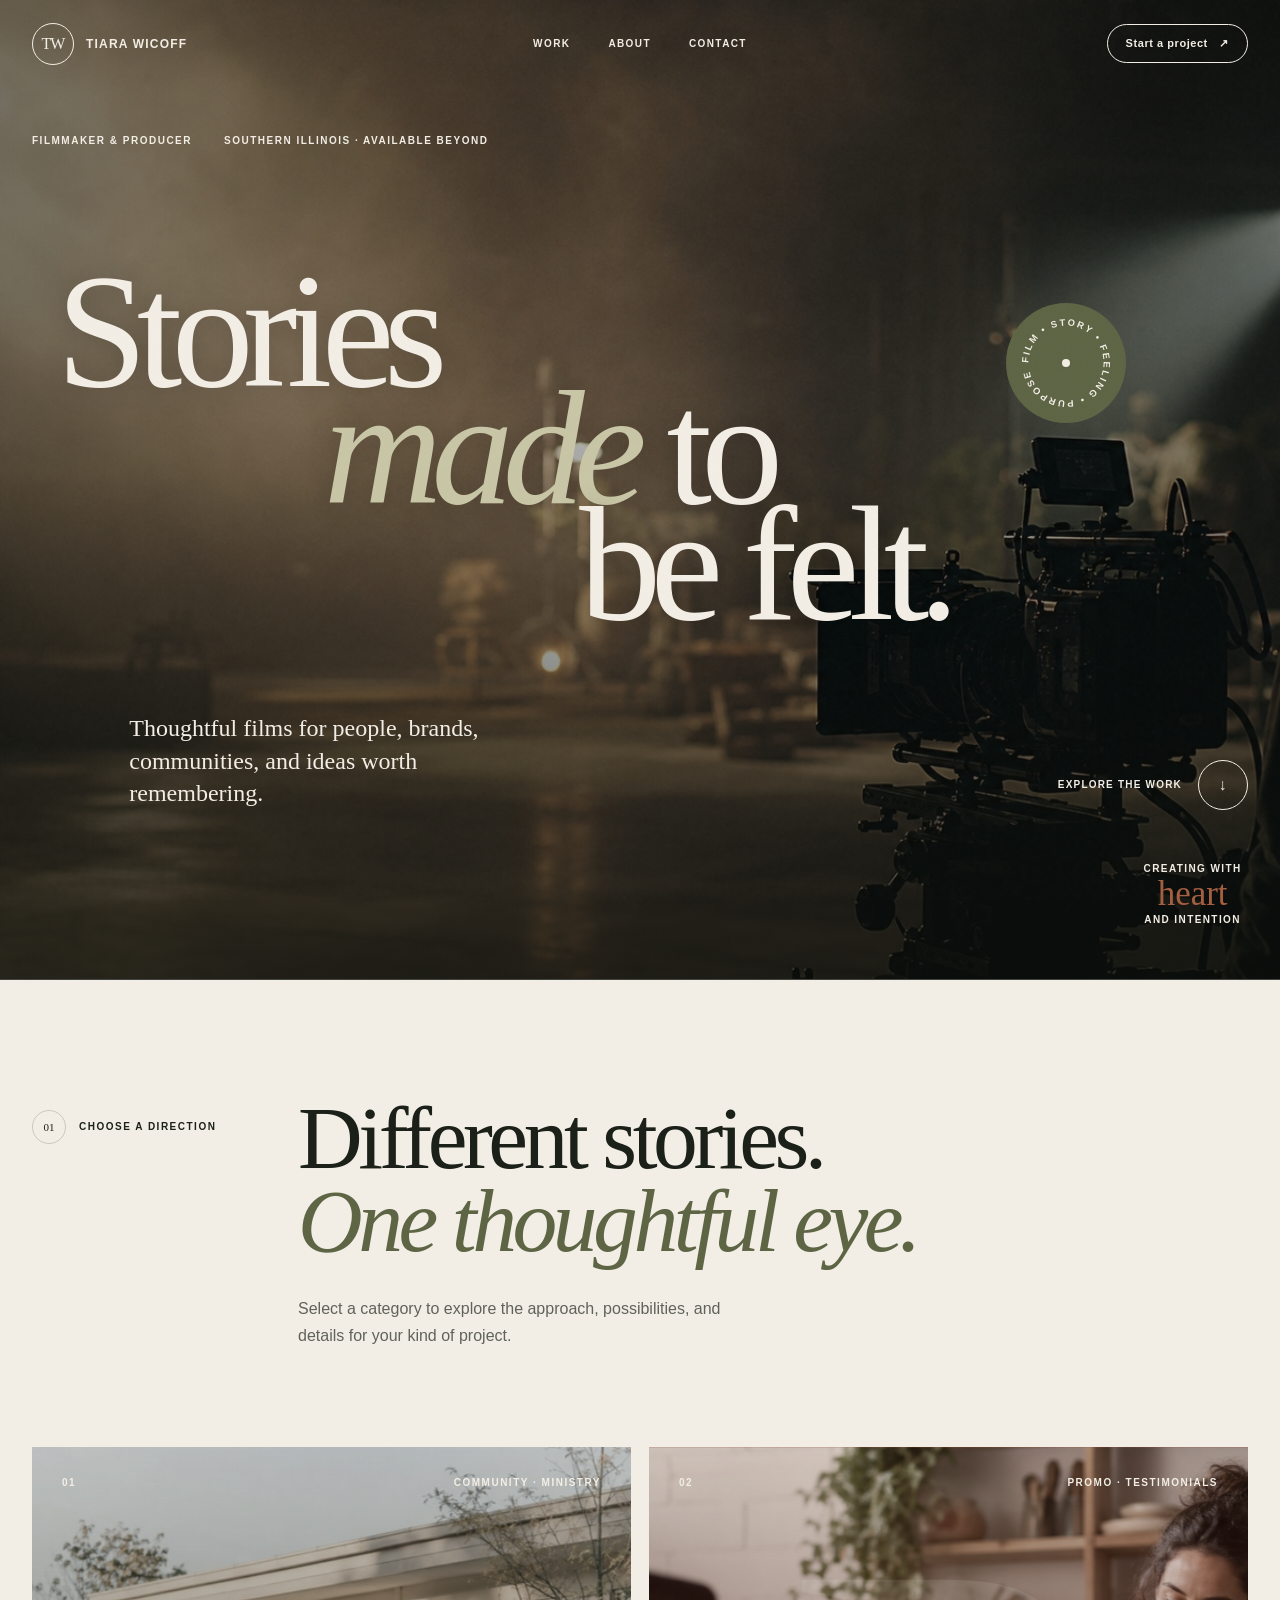
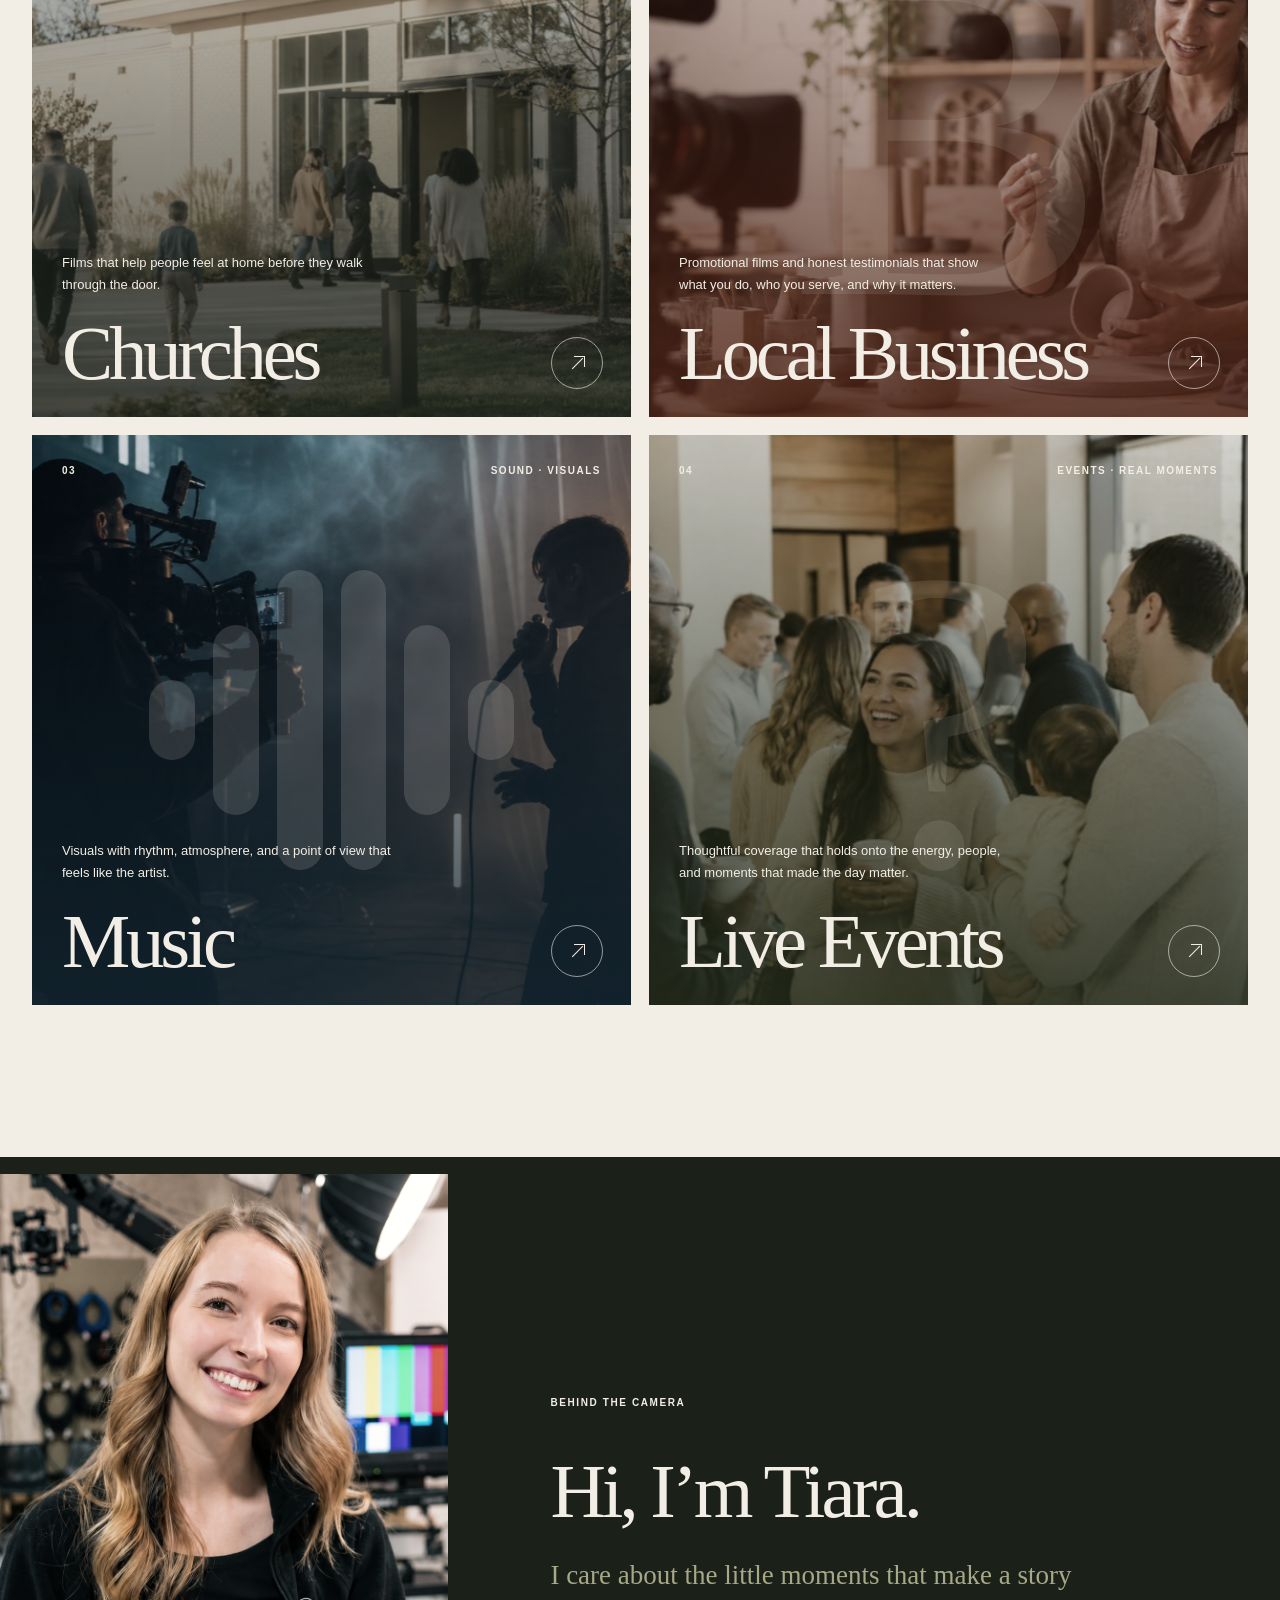
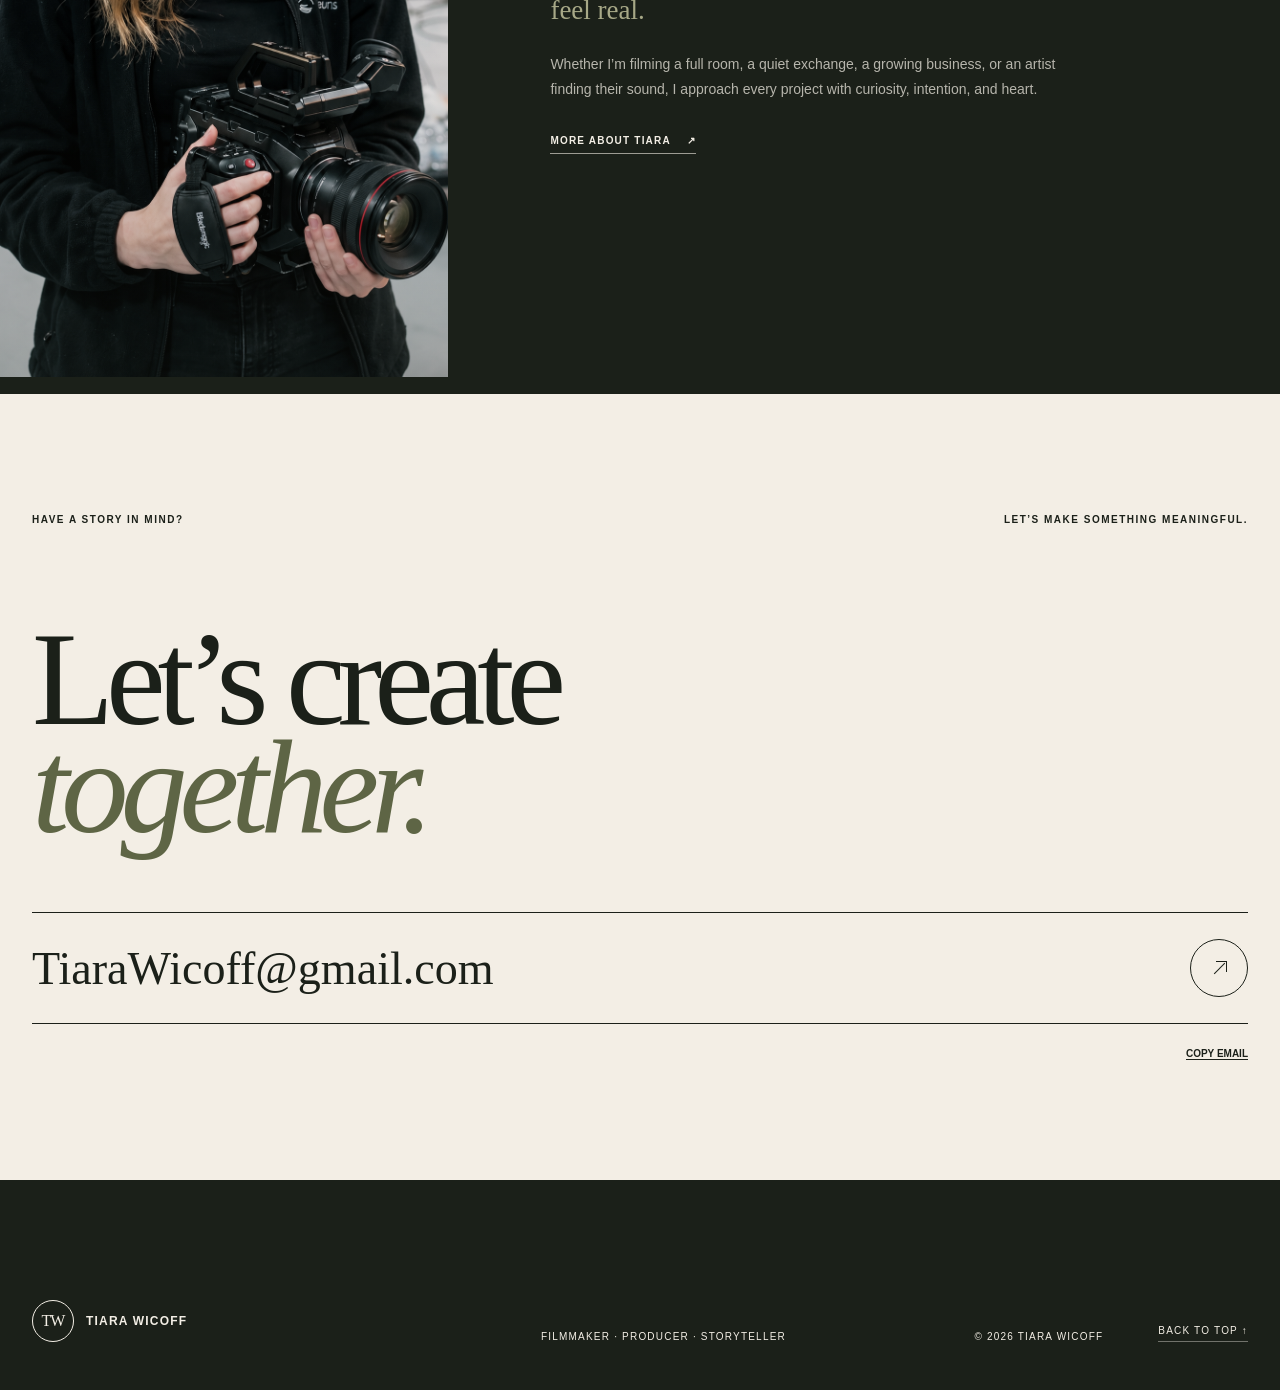
<file: index.html>
<!doctype html>
<html lang="en">
  <head>
    <meta charset="UTF-8" />
    <meta name="viewport" content="width=device-width, initial-scale=1.0" />
    <meta
      name="description"
      content="Tiara Wicoff creates thoughtful promotional films, testimonials, event coverage, music videos, and story-led content for churches, businesses, and artists."
    />
    <meta property="og:type" content="website" />
    <meta property="og:site_name" content="Tiara Wicoff" />
    <meta property="og:title" content="Tiara Wicoff — Filmmaker & Producer" />
    <meta
      property="og:description"
      content="Thoughtful films for people, brands, communities, and ideas worth remembering."
    />
    <meta property="og:url" content="https://cooper-ganglia.github.io/tiarawicoff/index.html" />
    <meta
      property="og:image"
      content="https://cooper-ganglia.github.io/tiarawicoff/assets/images/tiara-wicoff-social.jpg"
    />
    <meta
      property="og:image:secure_url"
      content="https://cooper-ganglia.github.io/tiarawicoff/assets/images/tiara-wicoff-social.jpg"
    />
    <meta property="og:image:type" content="image/jpeg" />
    <meta property="og:image:width" content="937" />
    <meta property="og:image:height" content="1678" />
    <meta property="og:image:alt" content="Tiara Wicoff holding a professional cinema camera" />
    <meta name="twitter:card" content="summary_large_image" />
    <meta name="twitter:title" content="Tiara Wicoff — Filmmaker & Producer" />
    <meta
      name="twitter:description"
      content="Thoughtful films for people, brands, communities, and ideas worth remembering."
    />
    <meta
      name="twitter:image"
      content="https://cooper-ganglia.github.io/tiarawicoff/assets/images/tiara-wicoff-social.jpg"
    />
    <meta name="theme-color" content="#f3eee5" />
    <title>Tiara Wicoff — Filmmaker & Producer</title>
    <link rel="canonical" href="https://cooper-ganglia.github.io/tiarawicoff/index.html" />
    <link rel="icon" href="assets/favicon.svg" type="image/svg+xml" />
    <link rel="stylesheet" href="landing.css" />
    <script src="landing.js" defer></script>
  </head>
  <body id="top">
    <a class="skip-link" href="#work">Skip to work</a>

    <header class="landing-header" data-header>
      <a class="landing-brand" href="index.html" aria-label="Tiara Wicoff home">
        <span class="brand-seal">TW</span>
        <span>Tiara Wicoff</span>
      </a>
      <nav class="landing-nav" aria-label="Primary navigation">
        <a href="#work">Work</a>
        <a href="#about">About</a>
        <a href="#contact">Contact</a>
      </nav>
      <a class="header-contact" href="mailto:TiaraWicoff@gmail.com">Start a project <span>↗</span></a>
      <button class="nav-toggle" type="button" aria-expanded="false" aria-controls="landing-menu">
        <span class="sr-only">Open menu</span>
        <i></i><i></i>
      </button>
      <nav class="landing-menu" id="landing-menu" aria-label="Mobile navigation">
        <a href="#work">Work</a>
        <a href="#about">About</a>
        <a href="#contact">Contact</a>
        <a class="menu-email" href="mailto:TiaraWicoff@gmail.com">Start a project ↗</a>
      </nav>
    </header>

    <main>
      <section class="landing-hero">
        <figure class="hero-backdrop" aria-hidden="true">
          <img
            src="assets/generated/home-hero-film.jpg"
            alt=""
            width="1672"
            height="941"
          />
        </figure>

        <div class="hero-meta reveal">
          <span>Filmmaker & producer</span>
          <span>Southern Illinois · Available beyond</span>
        </div>

        <div class="hero-title">
          <p class="title-line line-one reveal">Stories</p>
          <p class="title-line line-two reveal"><em>made</em> to</p>
          <p class="title-line line-three reveal">be felt.</p>
        </div>

        <div class="hero-orbit reveal" aria-hidden="true">
          <span class="orbit-dot"></span>
          <svg viewBox="0 0 100 100">
            <defs>
              <path id="landingCircle" d="M 50,50 m -36,0 a 36,36 0 1,1 72,0 a 36,36 0 1,1 -72,0" />
            </defs>
            <text><textPath href="#landingCircle">FILM • STORY • FEELING • PURPOSE • </textPath></text>
          </svg>
        </div>

        <div class="hero-bottom">
          <p class="hero-intro reveal">
            Thoughtful films for people, brands, communities, and ideas worth remembering.
          </p>
          <a class="explore-link reveal" href="#work">
            <span>Explore the work</span>
            <span class="circle-arrow">↓</span>
          </a>
        </div>

        <div class="hero-stamp reveal">
          <span>Creating with</span>
          <strong>heart</strong>
          <span>and intention</span>
        </div>
      </section>

      <section class="discipline-intro" id="work">
        <div class="section-index reveal">
          <span>01</span>
          <p>Choose a direction</p>
        </div>
        <div class="discipline-heading">
          <h1 class="reveal">Different stories.<br /><em>One thoughtful eye.</em></h1>
          <p class="reveal">
            Select a category to explore the approach, possibilities, and details for your kind of project.
          </p>
        </div>
      </section>

      <section class="category-grid" aria-label="Videography categories">
        <a class="category-card card-church reveal" href="church.html">
          <div class="card-image">
            <img
              src="assets/images/church-arrival.jpg"
              alt="A family arriving at church"
              width="768"
              height="512"
            />
          </div>
          <div class="card-top"><span>01</span><span>Community · Ministry</span></div>
          <div class="card-main">
            <p>Films that help people feel at home before they walk through the door.</p>
            <h2>Churches</h2>
          </div>
          <span class="card-arrow">↗</span>
        </a>

        <a class="category-card card-business reveal" href="business.html">
          <div class="card-image">
            <img
              src="assets/generated/business-filming.jpg"
              alt="A small business owner being filmed in her studio"
              width="1792"
              height="896"
              loading="lazy"
            />
          </div>
          <div class="card-shape shape-business" aria-hidden="true"><span>B</span></div>
          <div class="card-top"><span>02</span><span>Promo · Testimonials</span></div>
          <div class="card-main">
            <p>Promotional films and honest testimonials that show what you do, who you serve, and why it matters.</p>
            <h2>Local Business</h2>
          </div>
          <span class="card-arrow">↗</span>
        </a>

        <a class="category-card card-music reveal" href="music.html">
          <div class="card-image">
            <img
              src="assets/generated/music-video-set.jpg"
              alt="A vocalist performing while a camera crew films a music video"
              width="1792"
              height="896"
              loading="lazy"
            />
          </div>
          <div class="card-shape shape-music" aria-hidden="true">
            <i></i><i></i><i></i><i></i><i></i><i></i>
          </div>
          <div class="card-top"><span>03</span><span>Sound · Visuals</span></div>
          <div class="card-main">
            <p>Visuals with rhythm, atmosphere, and a point of view that feels like the artist.</p>
            <h2>Music</h2>
          </div>
          <span class="card-arrow">↗</span>
        </a>

        <a class="category-card card-custom reveal" href="custom.html">
          <div class="card-image">
            <img
              src="assets/images/church-community.jpg"
              alt="People connecting during a community gathering"
              width="615"
              height="410"
              loading="lazy"
            />
          </div>
          <div class="card-shape shape-custom" aria-hidden="true">
            <span>?</span>
          </div>
          <div class="card-top"><span>04</span><span>Events · Real moments</span></div>
          <div class="card-main">
            <p>Thoughtful coverage that holds onto the energy, people, and moments that made the day matter.</p>
            <h2>Live Events</h2>
          </div>
          <span class="card-arrow">↗</span>
        </a>
      </section>

      <section class="about-strip" id="about">
        <div class="about-image reveal">
          <img
            src="assets/images/Tiara Portrait ChatGPT.png"
            alt="Tiara Wicoff holding a cinema camera in a production studio"
            width="937"
            height="1678"
            loading="lazy"
          />
        </div>
        <div class="about-copy">
          <p class="mini-label reveal">Behind the camera</p>
          <h2 class="reveal">Hi, I’m Tiara.</h2>
          <p class="about-lead reveal">
            I care about the little moments that make a story feel real.
          </p>
          <p class="reveal">
            Whether I’m filming a full room, a quiet exchange, a growing business, or an artist finding
            their sound, I approach every project with curiosity, intention, and heart.
          </p>
          <a class="text-button reveal" href="about.html">
            More about Tiara <span>↗</span>
          </a>
        </div>
      </section>

      <section class="landing-contact" id="contact">
        <div class="contact-meta reveal">
          <span>Have a story in mind?</span>
          <span>Let’s make something meaningful.</span>
        </div>
        <h2 class="reveal">Let’s create<br /><em>together.</em></h2>
        <a class="big-email reveal" href="mailto:TiaraWicoff@gmail.com">
          <span>TiaraWicoff@gmail.com</span><span>↗</span>
        </a>
        <div class="contact-bottom reveal">
          <button type="button" data-copy-email>Copy email</button>
        </div>
      </section>
    </main>

    <footer class="landing-footer">
      <a class="landing-brand footer-logo" href="index.html"><span class="brand-seal">TW</span><span>Tiara Wicoff</span></a>
      <p>Filmmaker · Producer · Storyteller</p>
      <p>© <span data-year></span> Tiara Wicoff</p>
      <a href="#top">Back to top ↑</a>
    </footer>

    <div class="toast" role="status" aria-live="polite" data-toast>Email copied</div>
  </body>
</html>
</file>
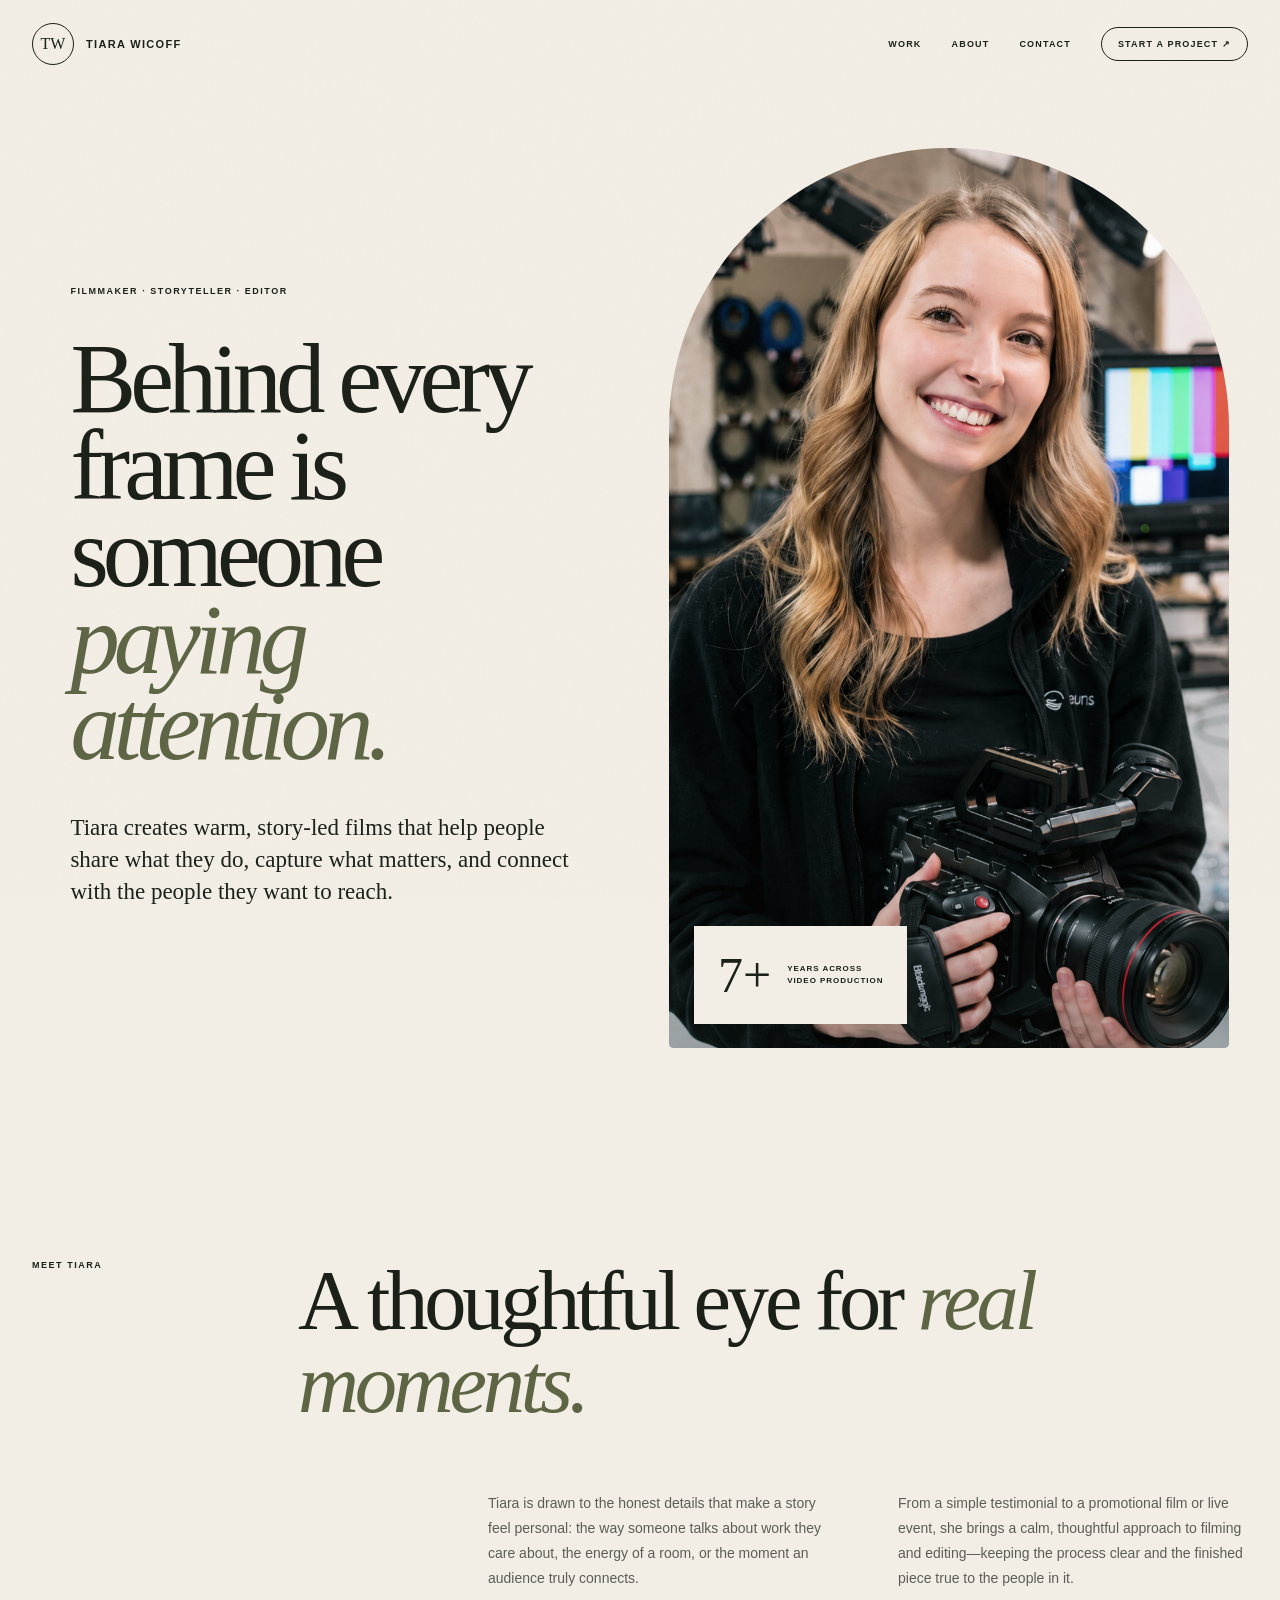
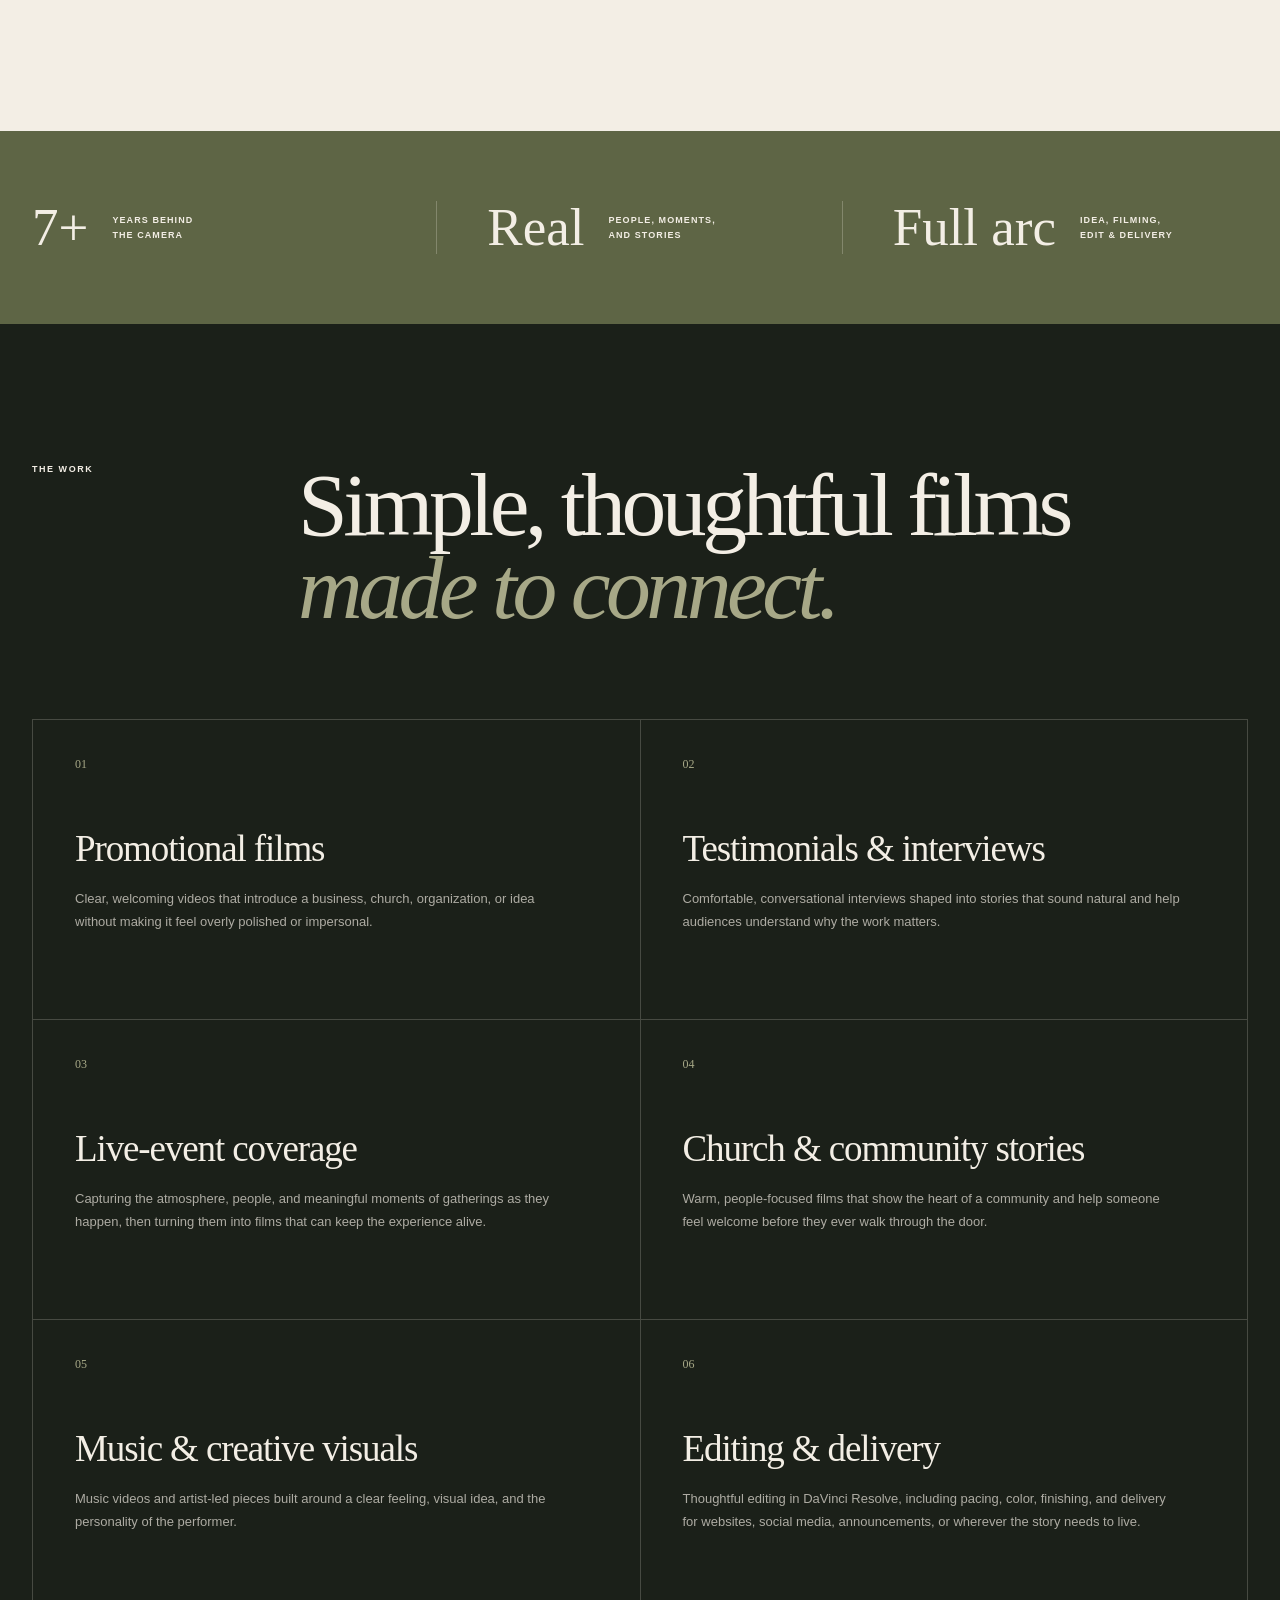
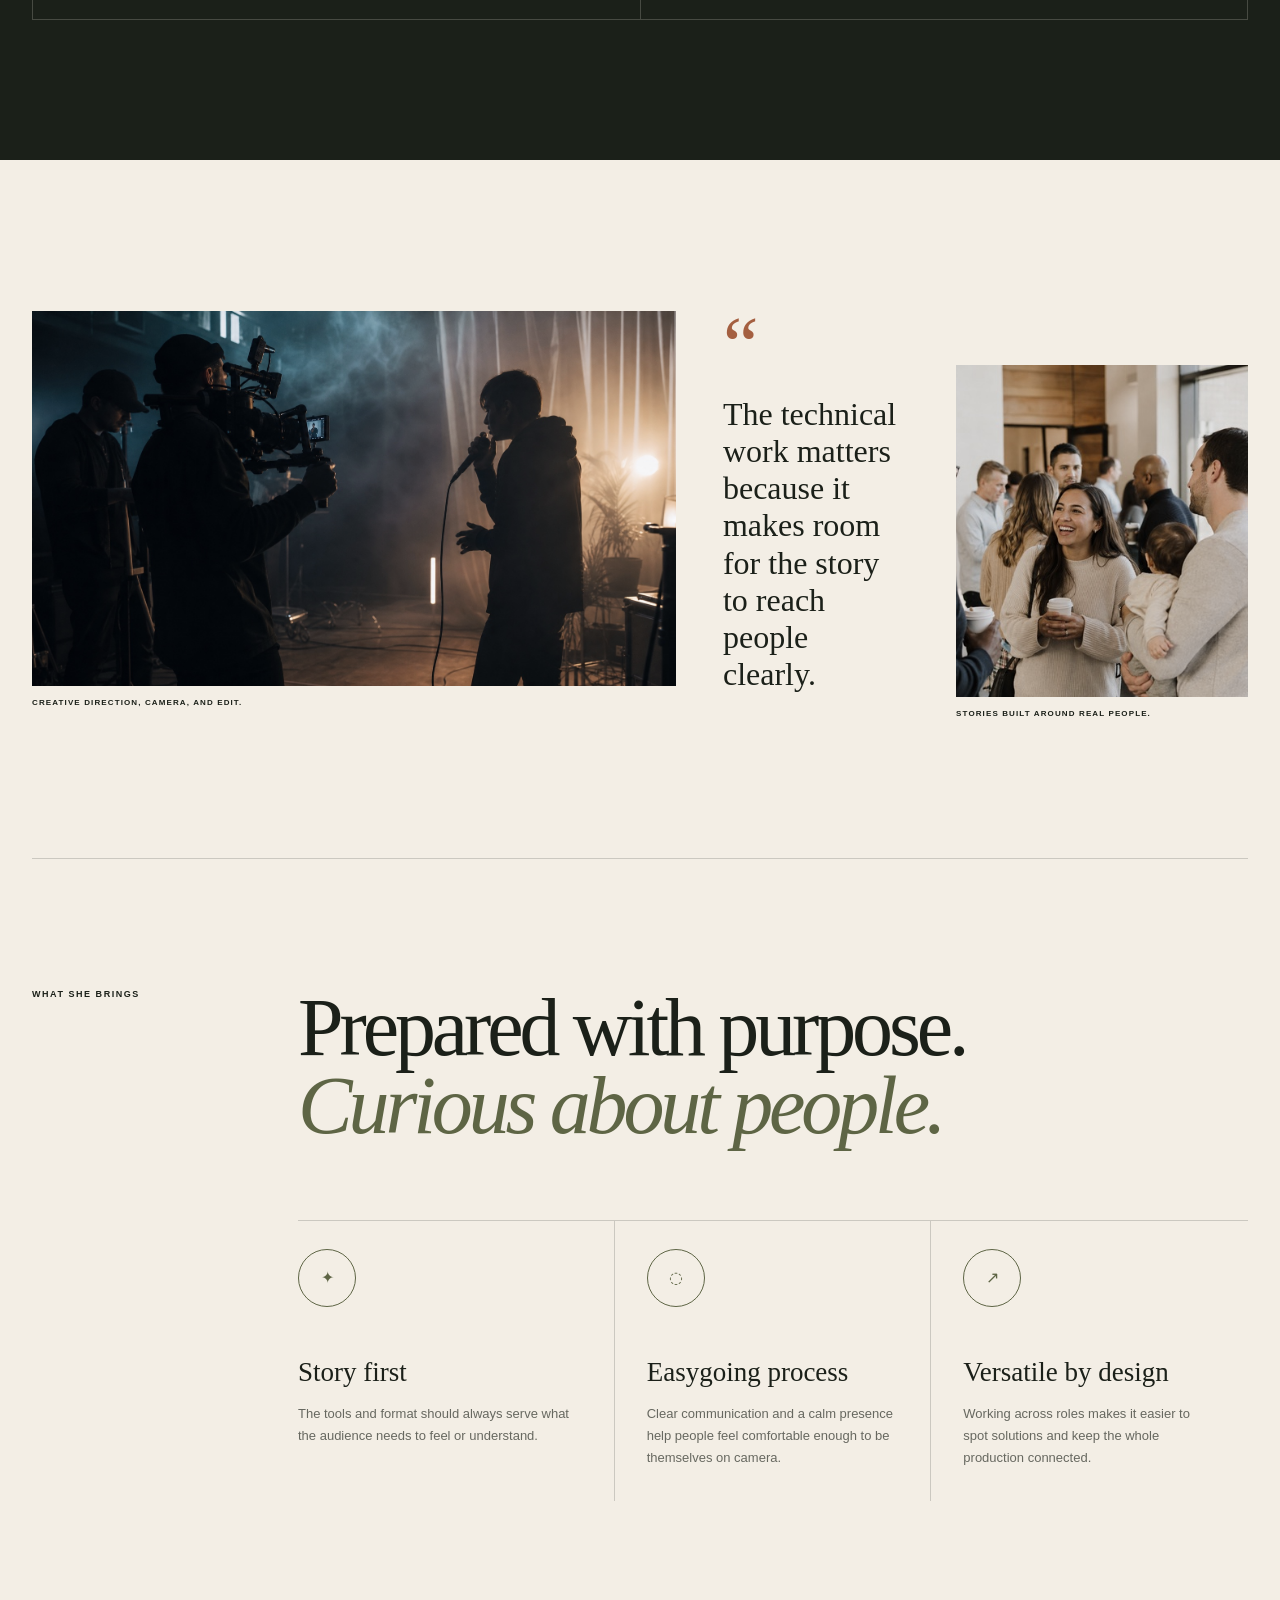
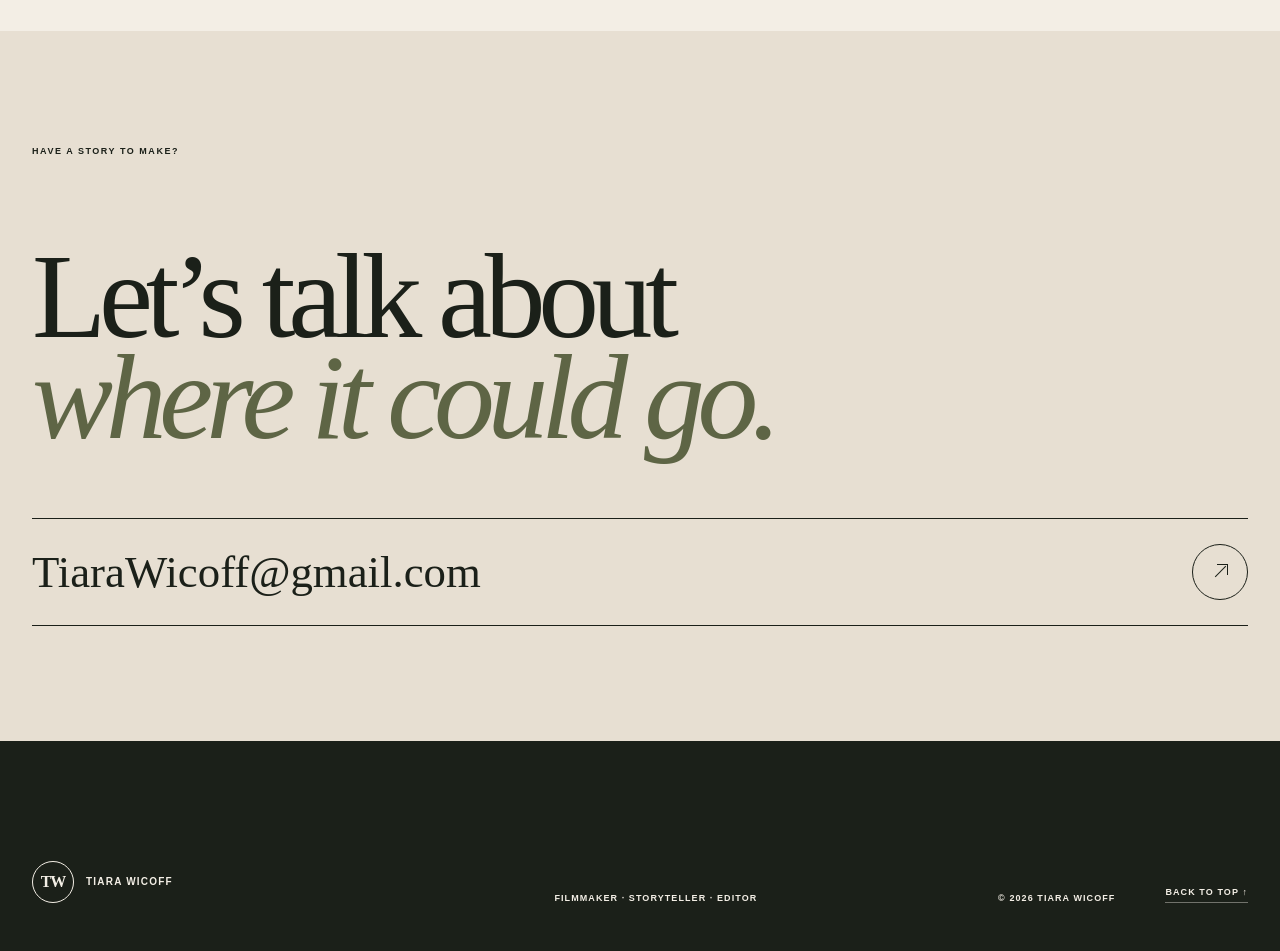
<file: about.html>
<!doctype html>
<html lang="en">
  <head>
    <meta charset="UTF-8" />
    <meta name="viewport" content="width=device-width, initial-scale=1.0" />
    <meta
      name="description"
      content="Meet Tiara Wicoff, a filmmaker focused on promotional stories, testimonials, live events, music videos, and thoughtful editing."
    />
    <meta property="og:type" content="website" />
    <meta property="og:site_name" content="Tiara Wicoff" />
    <meta property="og:title" content="About Tiara Wicoff — Filmmaker & Storyteller" />
    <meta
      property="og:description"
      content="Meet Tiara Wicoff, a filmmaker creating promotional stories, testimonials, live-event coverage, music videos, and thoughtful edits."
    />
    <meta property="og:url" content="https://cooper-ganglia.github.io/tiarawicoff/about.html" />
    <meta
      property="og:image"
      content="https://cooper-ganglia.github.io/tiarawicoff/assets/images/tiara-wicoff-social.jpg"
    />
    <meta
      property="og:image:secure_url"
      content="https://cooper-ganglia.github.io/tiarawicoff/assets/images/tiara-wicoff-social.jpg"
    />
    <meta property="og:image:type" content="image/jpeg" />
    <meta property="og:image:width" content="937" />
    <meta property="og:image:height" content="1678" />
    <meta property="og:image:alt" content="Tiara Wicoff holding a professional cinema camera" />
    <meta name="twitter:card" content="summary_large_image" />
    <meta name="twitter:title" content="About Tiara Wicoff — Filmmaker & Storyteller" />
    <meta
      name="twitter:description"
      content="Meet Tiara Wicoff, a filmmaker creating promotional stories, testimonials, live-event coverage, and music videos."
    />
    <meta
      name="twitter:image"
      content="https://cooper-ganglia.github.io/tiarawicoff/assets/images/tiara-wicoff-social.jpg"
    />
    <meta name="theme-color" content="#f3eee5" />
    <title>About Tiara Wicoff — Filmmaker & Storyteller</title>
    <link rel="canonical" href="https://cooper-ganglia.github.io/tiarawicoff/about.html" />
    <link rel="icon" href="assets/favicon.svg" type="image/svg+xml" />
    <link rel="stylesheet" href="about.css" />
    <script src="motion.js" defer></script>
  </head>
  <body id="top">
    <header class="about-header">
      <a class="about-brand" href="index.html"><span>TW</span><strong>Tiara Wicoff</strong></a>
      <nav>
        <a href="index.html#work">Work</a>
        <a href="about.html">About</a>
        <a href="#contact">Contact</a>
        <a class="about-contact-link" href="mailto:TiaraWicoff@gmail.com">Start a project ↗</a>
      </nav>
    </header>

    <main>
      <section class="about-hero">
        <div class="hero-copy">
          <p class="eyebrow">Filmmaker · Storyteller · Editor</p>
          <h1>Behind every frame is someone <em>paying attention.</em></h1>
          <p class="hero-intro">
            Tiara creates warm, story-led films that help people share what they do, capture what
            matters, and connect with the people they want to reach.
          </p>
        </div>
        <div class="hero-visual">
          <img
            src="assets/images/Tiara Portrait ChatGPT.png"
            alt="Tiara Wicoff holding a cinema camera in a production studio"
            width="937"
            height="1678"
          />
          <div class="experience-badge"><strong>7+</strong><span>years across<br />video production</span></div>
        </div>
      </section>

      <section class="about-intro">
        <p class="section-label">Meet Tiara</p>
        <div>
          <h2>A thoughtful eye for <em>real moments.</em></h2>
          <div class="intro-columns">
            <p>
              Tiara is drawn to the honest details that make a story feel personal: the way someone
              talks about work they care about, the energy of a room, or the moment an audience truly
              connects.
            </p>
            <p>
              From a simple testimonial to a promotional film or live event, she brings a calm,
              thoughtful approach to filming and editing—keeping the process clear and the finished
              piece true to the people in it.
            </p>
          </div>
        </div>
      </section>

      <section class="experience-banner" aria-label="Experience highlights">
        <div><strong>7+</strong><span>Years behind<br />the camera</span></div>
        <div><strong>Real</strong><span>People, moments,<br />and stories</span></div>
        <div><strong>Full arc</strong><span>Idea, filming,<br />edit & delivery</span></div>
      </section>

      <section class="experience-section" id="experience">
        <div class="experience-heading">
          <p class="section-label">The work</p>
          <h2>Simple, thoughtful films<br /><em>made to connect.</em></h2>
        </div>
        <div class="experience-list">
          <article>
            <span>01</span>
            <h3>Promotional films</h3>
            <p>
              Clear, welcoming videos that introduce a business, church, organization, or idea without
              making it feel overly polished or impersonal.
            </p>
          </article>
          <article>
            <span>02</span>
            <h3>Testimonials & interviews</h3>
            <p>
              Comfortable, conversational interviews shaped into stories that sound natural and help
              audiences understand why the work matters.
            </p>
          </article>
          <article>
            <span>03</span>
            <h3>Live-event coverage</h3>
            <p>
              Capturing the atmosphere, people, and meaningful moments of gatherings as they happen,
              then turning them into films that can keep the experience alive.
            </p>
          </article>
          <article>
            <span>04</span>
            <h3>Church & community stories</h3>
            <p>
              Warm, people-focused films that show the heart of a community and help someone feel
              welcome before they ever walk through the door.
            </p>
          </article>
          <article>
            <span>05</span>
            <h3>Music & creative visuals</h3>
            <p>
              Music videos and artist-led pieces built around a clear feeling, visual idea, and the
              personality of the performer.
            </p>
          </article>
          <article>
            <span>06</span>
            <h3>Editing & delivery</h3>
            <p>
              Thoughtful editing in DaVinci Resolve, including pacing, color, finishing, and delivery
              for websites, social media, announcements, or wherever the story needs to live.
            </p>
          </article>
        </div>
      </section>

      <section class="visual-story">
        <figure class="visual-large">
          <img
            src="assets/generated/music-video-set.jpg"
            alt="A camera crew filming a vocalist on a music video set"
            width="1792"
            height="896"
            loading="lazy"
          />
          <figcaption>Creative direction, camera, and edit.</figcaption>
        </figure>
        <div class="visual-quote">
          <span>“</span>
          <blockquote>
            The technical work matters because it makes room for the story to reach people clearly.
          </blockquote>
        </div>
        <figure class="visual-small">
          <img
            src="assets/images/church-community.jpg"
            alt="People connecting in a church community"
            width="615"
            height="410"
            loading="lazy"
          />
          <figcaption>Stories built around real people.</figcaption>
        </figure>
      </section>

      <section class="about-values">
        <p class="section-label">What she brings</p>
        <div>
          <h2>Prepared with purpose.<br /><em>Curious about people.</em></h2>
          <div class="value-grid">
            <article><span>✦</span><h3>Story first</h3><p>The tools and format should always serve what the audience needs to feel or understand.</p></article>
            <article><span>◌</span><h3>Easygoing process</h3><p>Clear communication and a calm presence help people feel comfortable enough to be themselves on camera.</p></article>
            <article><span>↗</span><h3>Versatile by design</h3><p>Working across roles makes it easier to spot solutions and keep the whole production connected.</p></article>
          </div>
        </div>
      </section>

      <section class="about-cta" id="contact">
        <p class="section-label">Have a story to make?</p>
        <h2>Let’s talk about<br /><em>where it could go.</em></h2>
        <a href="mailto:TiaraWicoff@gmail.com?subject=Project%20inquiry">
          <span>TiaraWicoff@gmail.com</span><span>↗</span>
        </a>
      </section>
    </main>

    <footer>
      <a class="about-footer-brand" href="index.html"><span>TW</span><strong>Tiara Wicoff</strong></a>
      <p>Filmmaker · Storyteller · Editor</p>
      <p>© <span data-year></span> Tiara Wicoff</p>
      <a href="#top">Back to top ↑</a>
    </footer>
  </body>
</html>
</file>
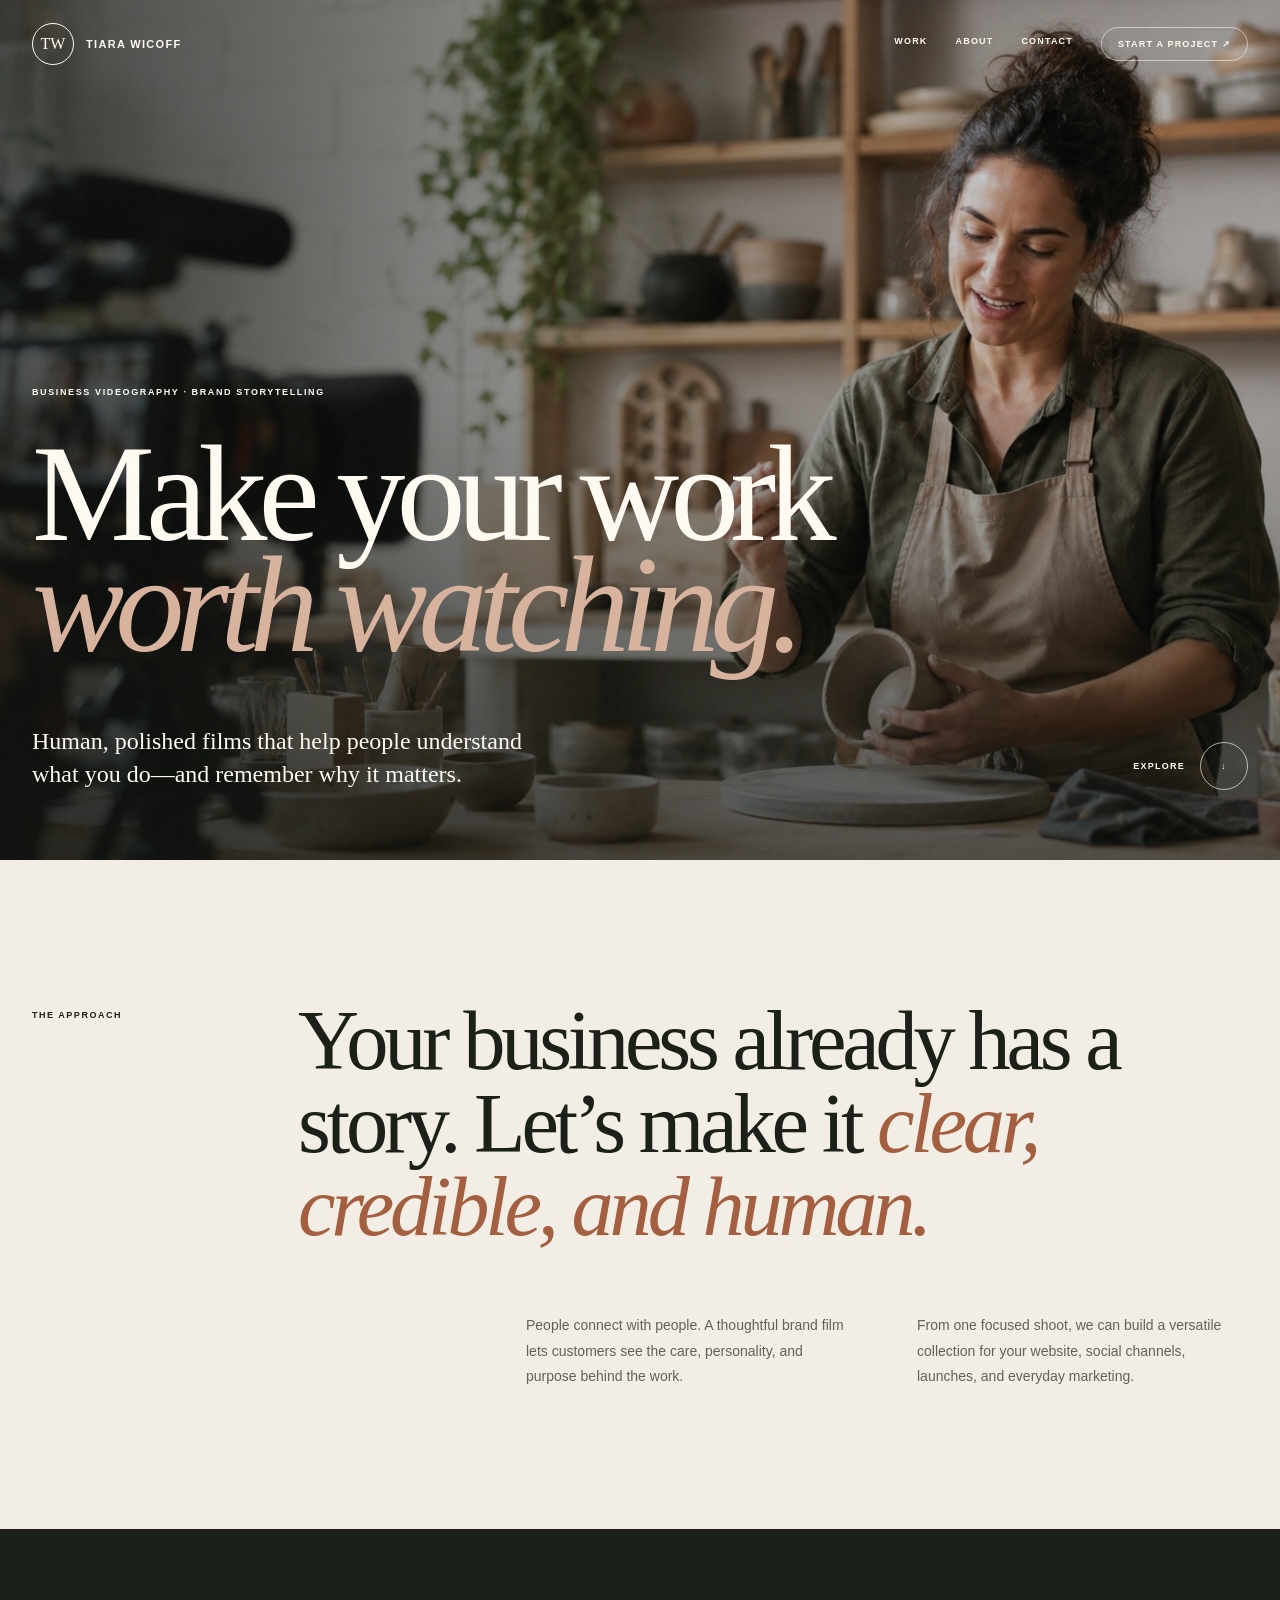
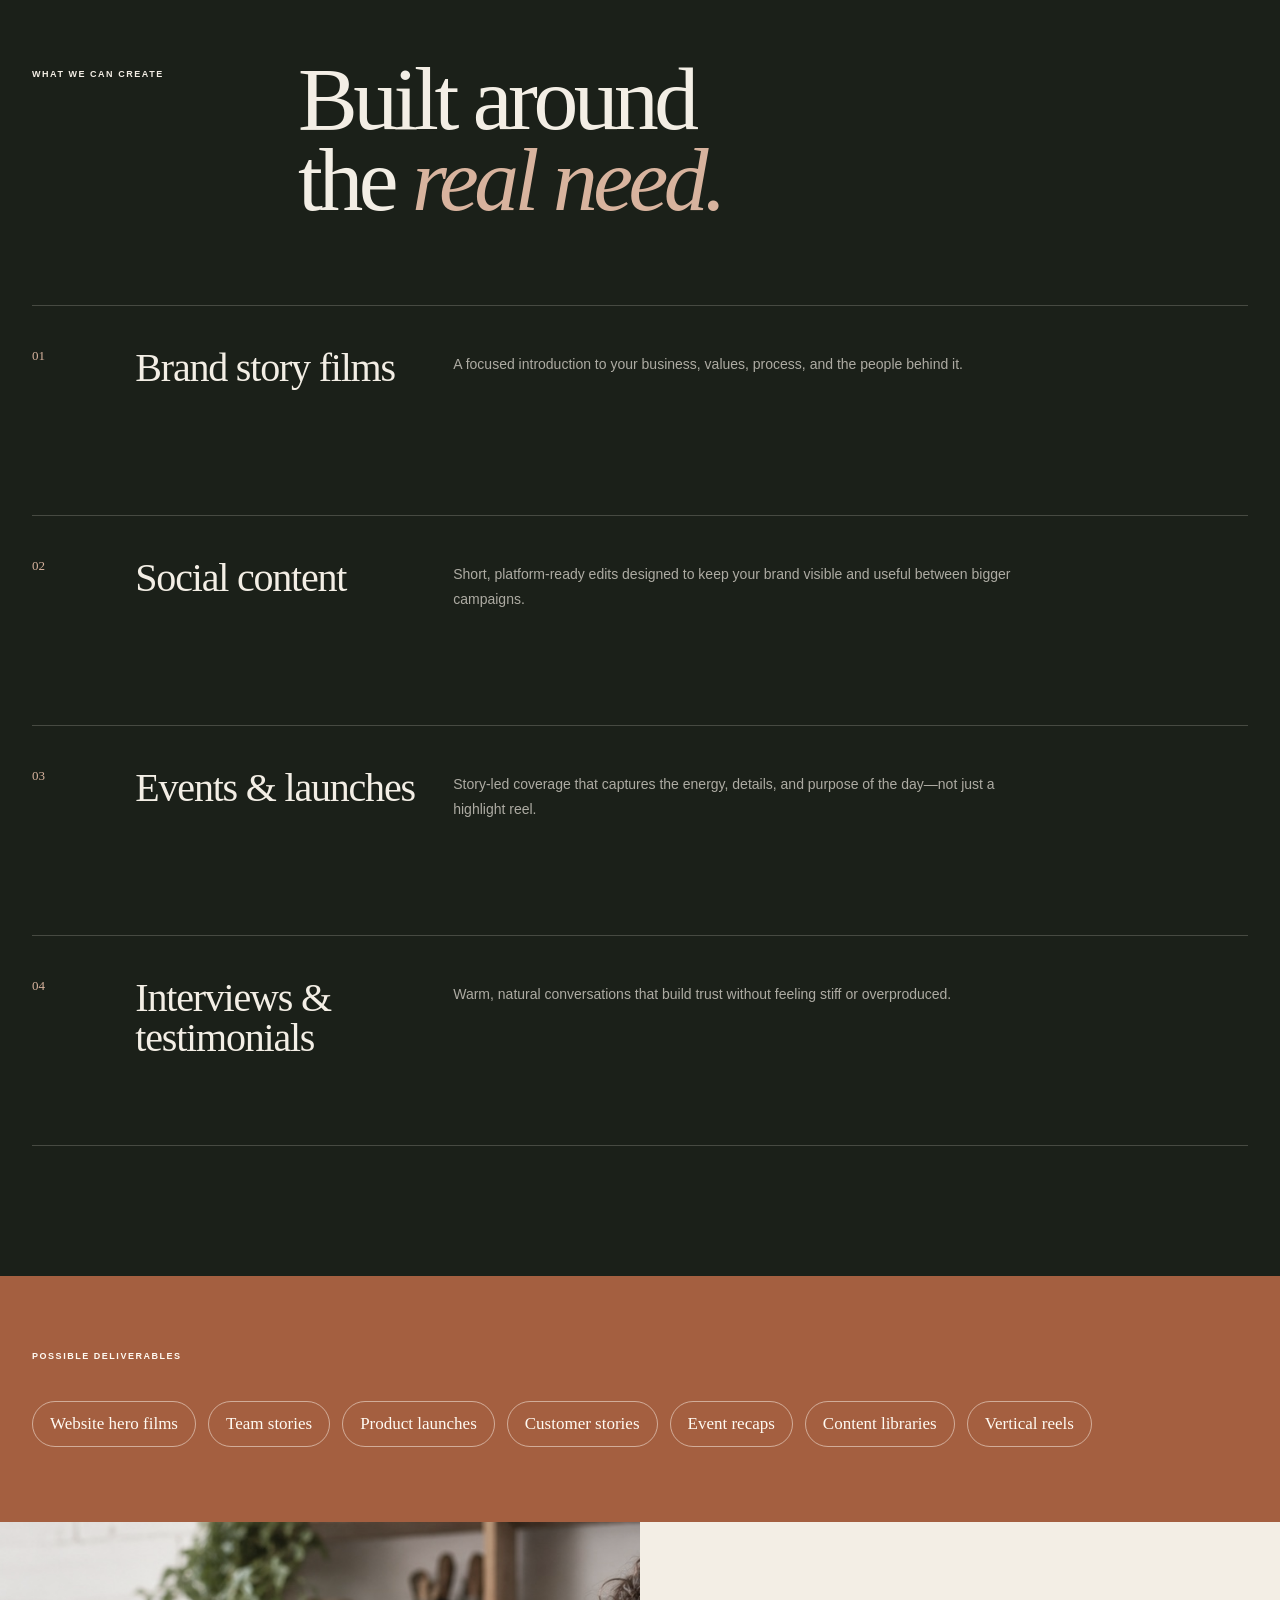
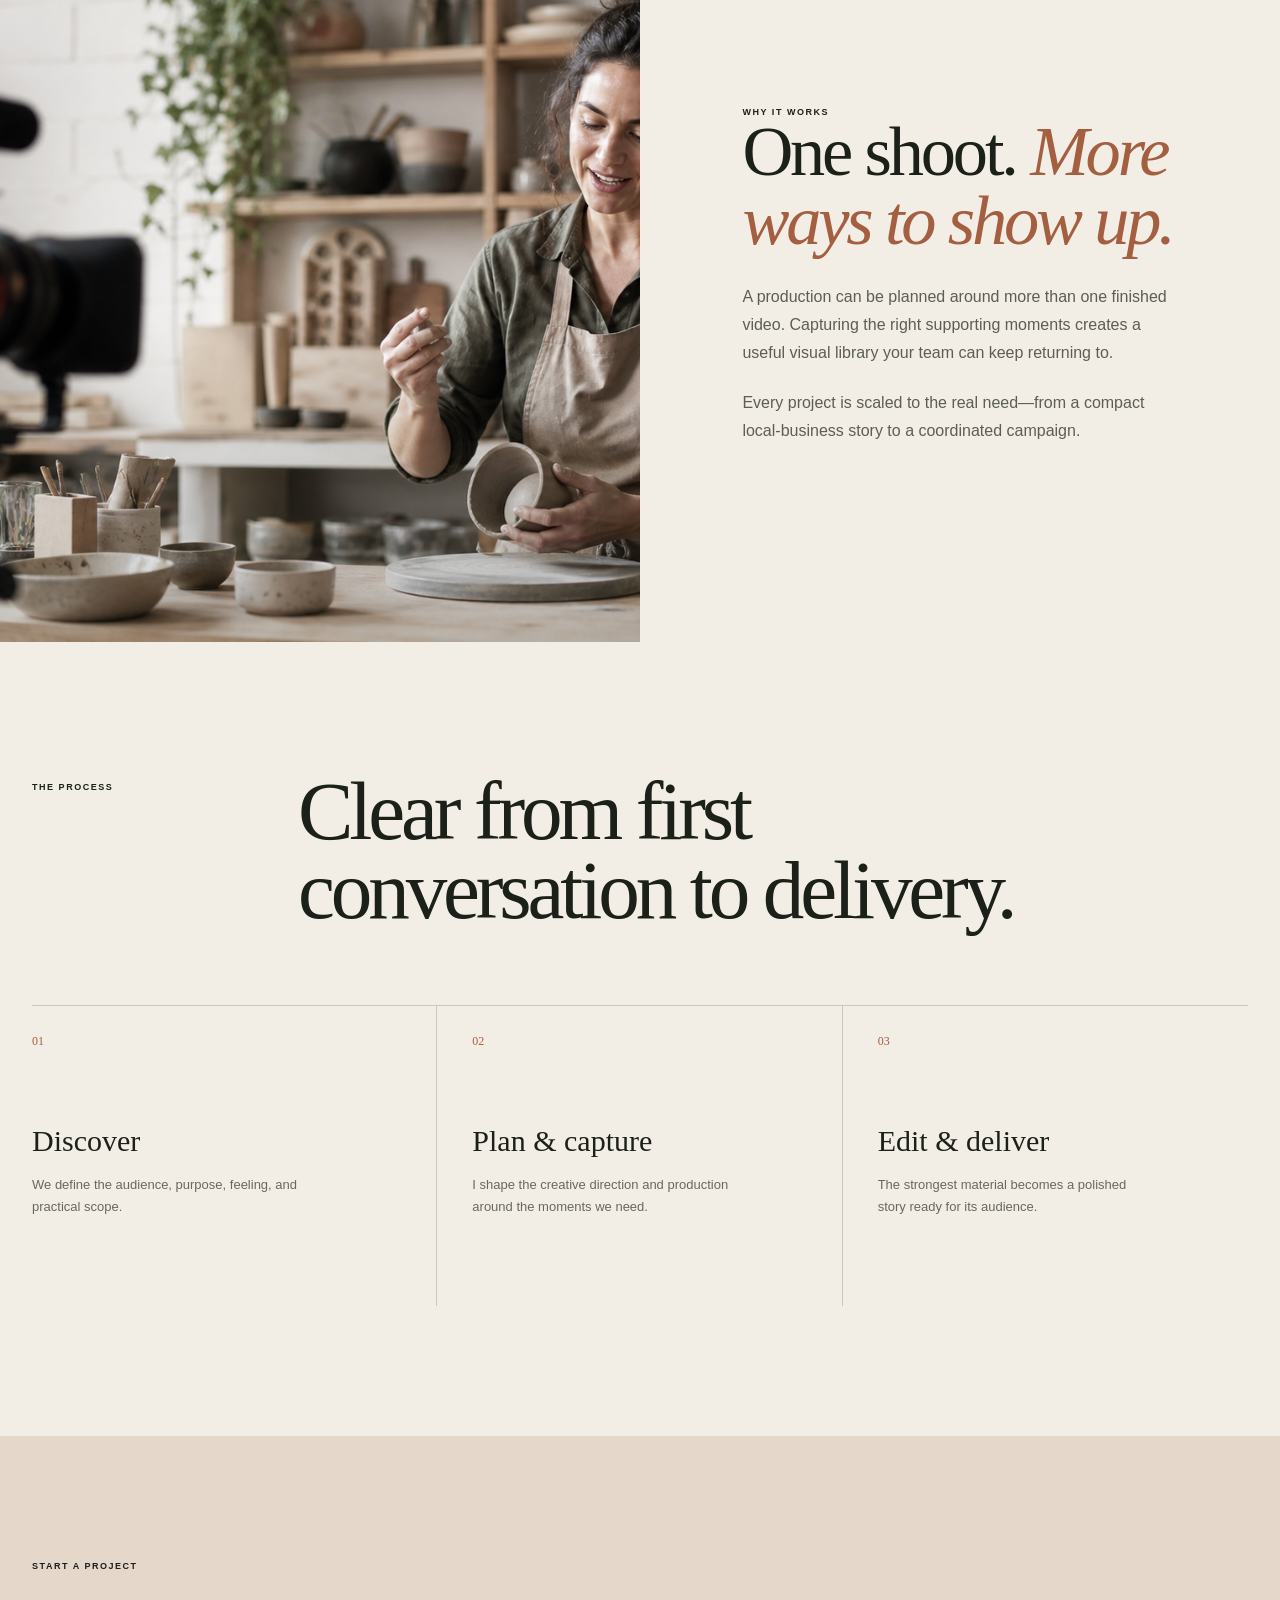
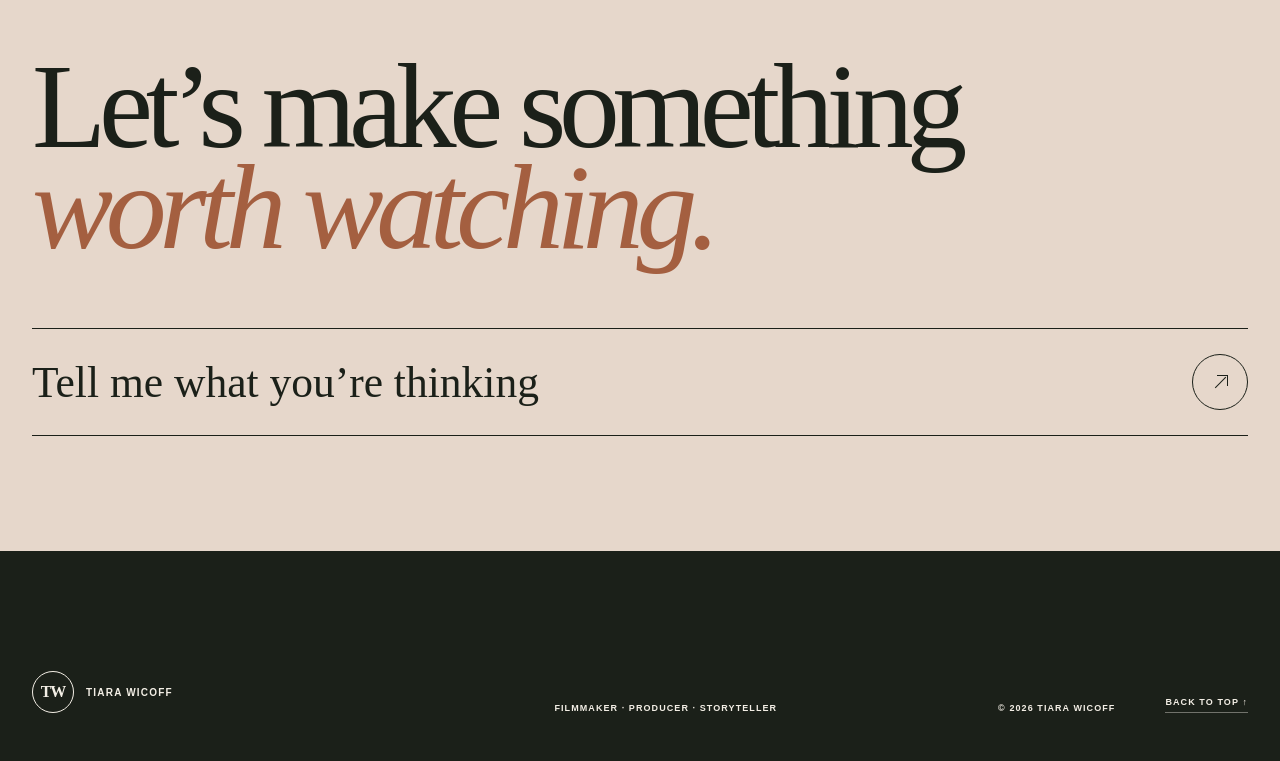
<file: business.html>
<!doctype html>
<html lang="en">
<head>
  <meta charset="UTF-8"><meta name="viewport" content="width=device-width,initial-scale=1">
  <meta name="description" content="Human, polished brand films and content for businesses by Tiara Wicoff.">
  <meta name="theme-color" content="#1b2019"><title>Business Videography — Tiara Wicoff</title>
  <link rel="icon" href="assets/favicon.svg" type="image/svg+xml"><link rel="stylesheet" href="service.css"><script src="service.js" defer></script><script src="motion.js" defer></script>
</head>
<body id="top" data-service="business">
  <header class="service-header"><a class="service-brand" href="index.html"><span>TW</span><strong>Tiara Wicoff</strong></a><nav class="service-nav"><a href="index.html#work">Work</a><a href="about.html">About</a><a href="#contact">Contact</a><a class="header-project" href="mailto:TiaraWicoff@gmail.com">Start a project ↗</a></nav></header>
  <main>
    <section class="service-hero"><img class="hero-photo" data-hero src="" alt=""><div class="hero-content"><p class="service-eyebrow" data-eyebrow></p><h1 data-title></h1><div class="hero-foot"><p class="hero-intro" data-intro></p><a class="hero-scroll" href="#approach">Explore <span>↓</span></a></div></div></section>
    <section class="service-statement" id="approach"><p class="section-label">The approach</p><div class="statement-copy"><h2 data-statement></h2><div class="statement-detail"><p data-detail-one></p><p data-detail-two></p></div></div></section>
    <section class="service-offerings"><div class="offerings-head"><p class="section-label">What we can create</p><h2>Built around<br>the <em>real need.</em></h2></div><div class="offerings-list" data-offerings></div></section>
    <section class="scope-band"><p>Possible deliverables</p><div class="scope-list" data-scope></div></section>
    <section class="service-feature"><div class="feature-visual"><img data-feature-image src="" alt="" loading="lazy"></div><div class="feature-copy"><p class="section-label">Why it works</p><h2 data-feature-title></h2><p data-feature-one></p><p data-feature-two></p></div></section>
    <section class="service-process"><div class="process-head"><p class="section-label">The process</p><h2>Clear from first<br>conversation to delivery.</h2></div><div class="process-grid"><article><span>01</span><h3>Discover</h3><p>We define the audience, purpose, feeling, and practical scope.</p></article><article><span>02</span><h3>Plan & capture</h3><p>I shape the creative direction and production around the moments we need.</p></article><article><span>03</span><h3>Edit & deliver</h3><p>The strongest material becomes a polished story ready for its audience.</p></article></div></section>
    <section class="service-contact" id="contact"><p class="section-label">Start a project</p><h2>Let’s make something<br><em>worth watching.</em></h2><a class="contact-link" data-contact href="mailto:TiaraWicoff@gmail.com"><span>Tell me what you’re thinking</span><span>↗</span></a></section>
  </main>
  <footer class="service-footer"><a class="service-footer-brand" href="index.html"><span>TW</span><strong>Tiara Wicoff</strong></a><p>Filmmaker · Producer · Storyteller</p><p>© <span data-year></span> Tiara Wicoff</p><a href="#top">Back to top ↑</a></footer>
</body></html>
</file>
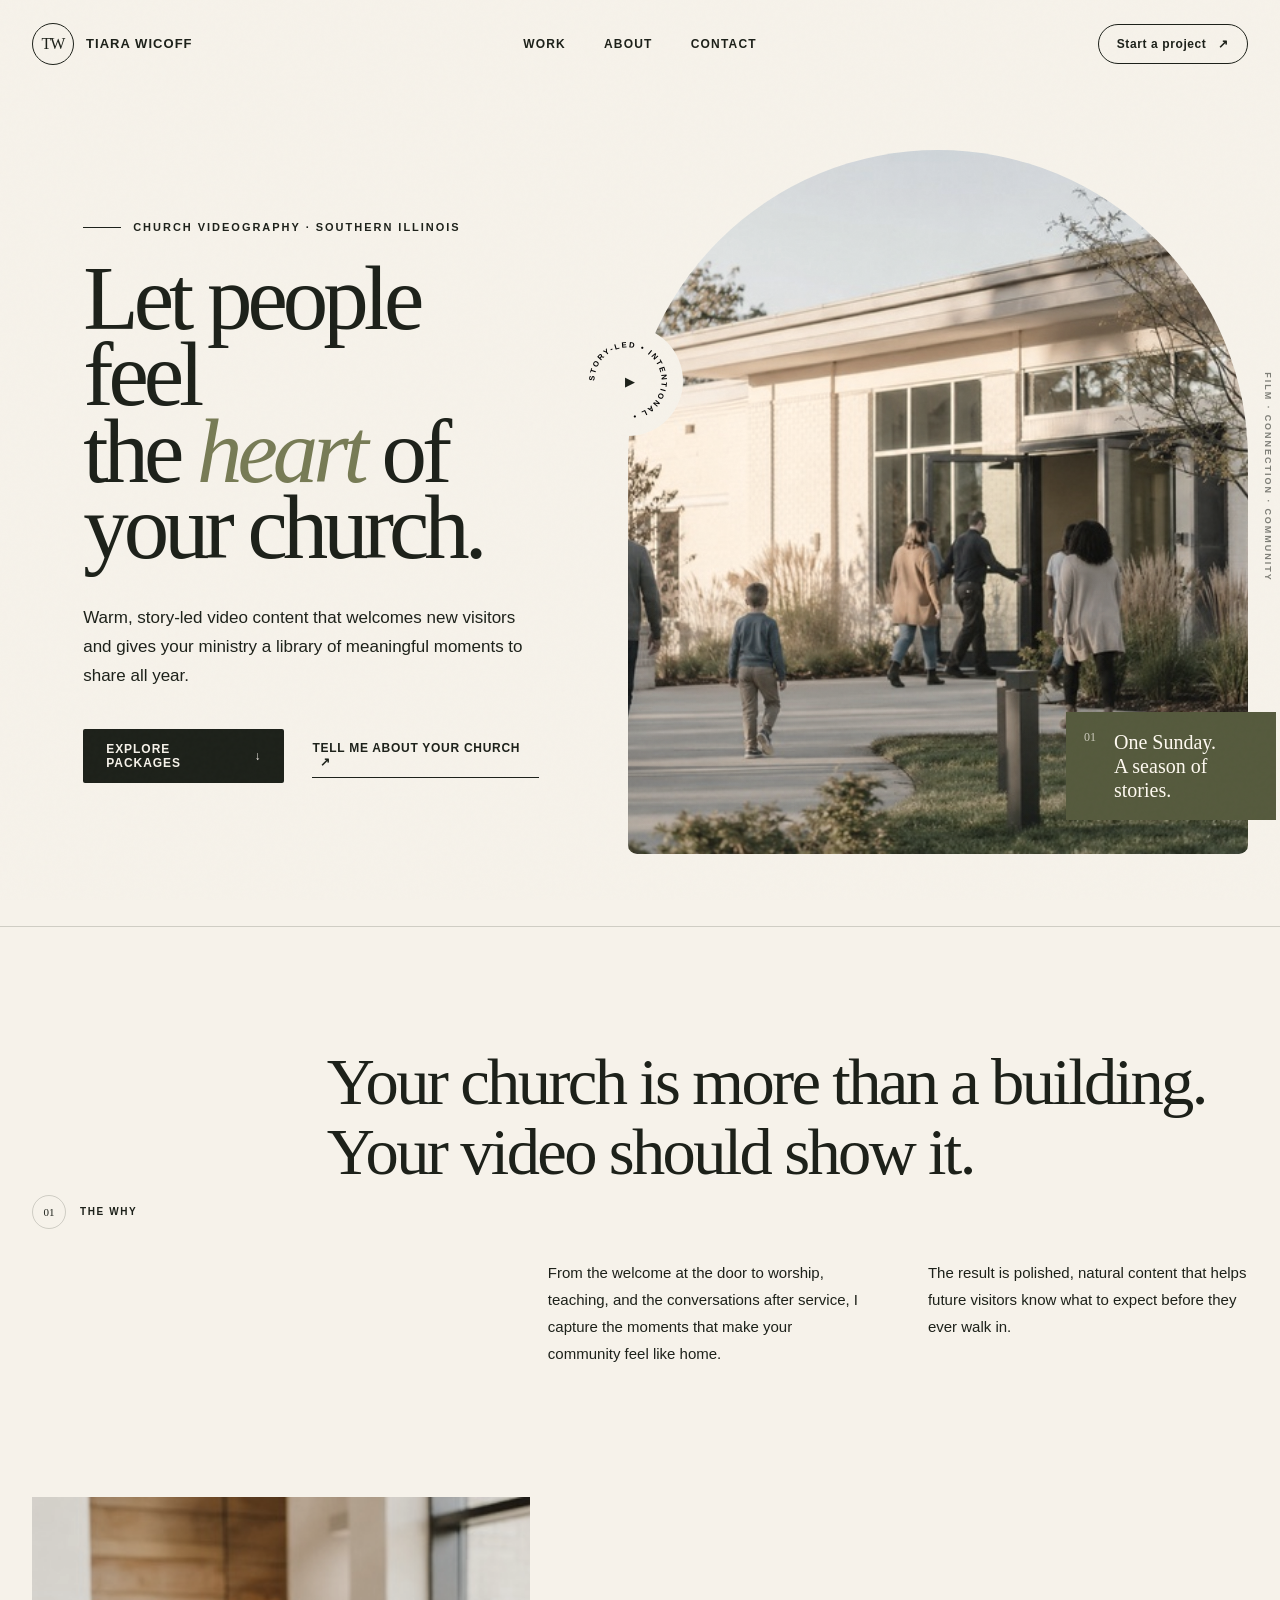
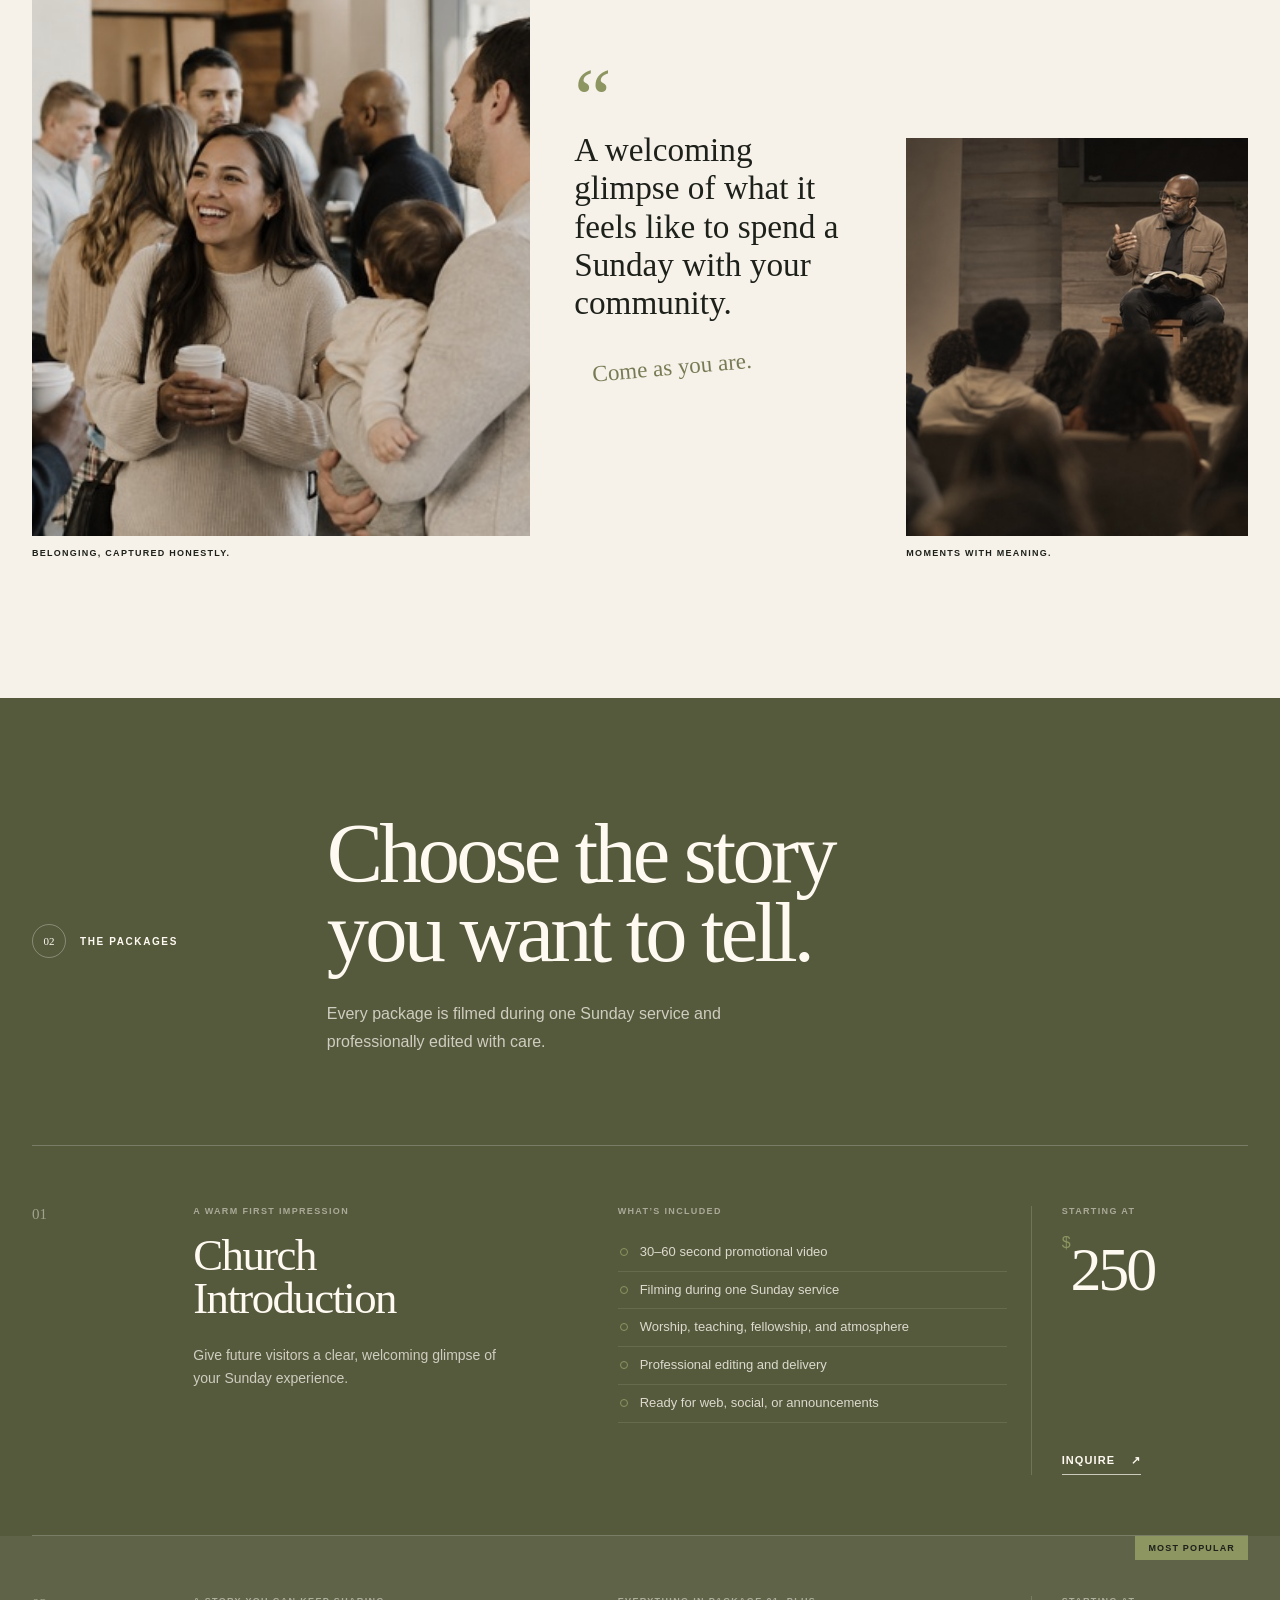
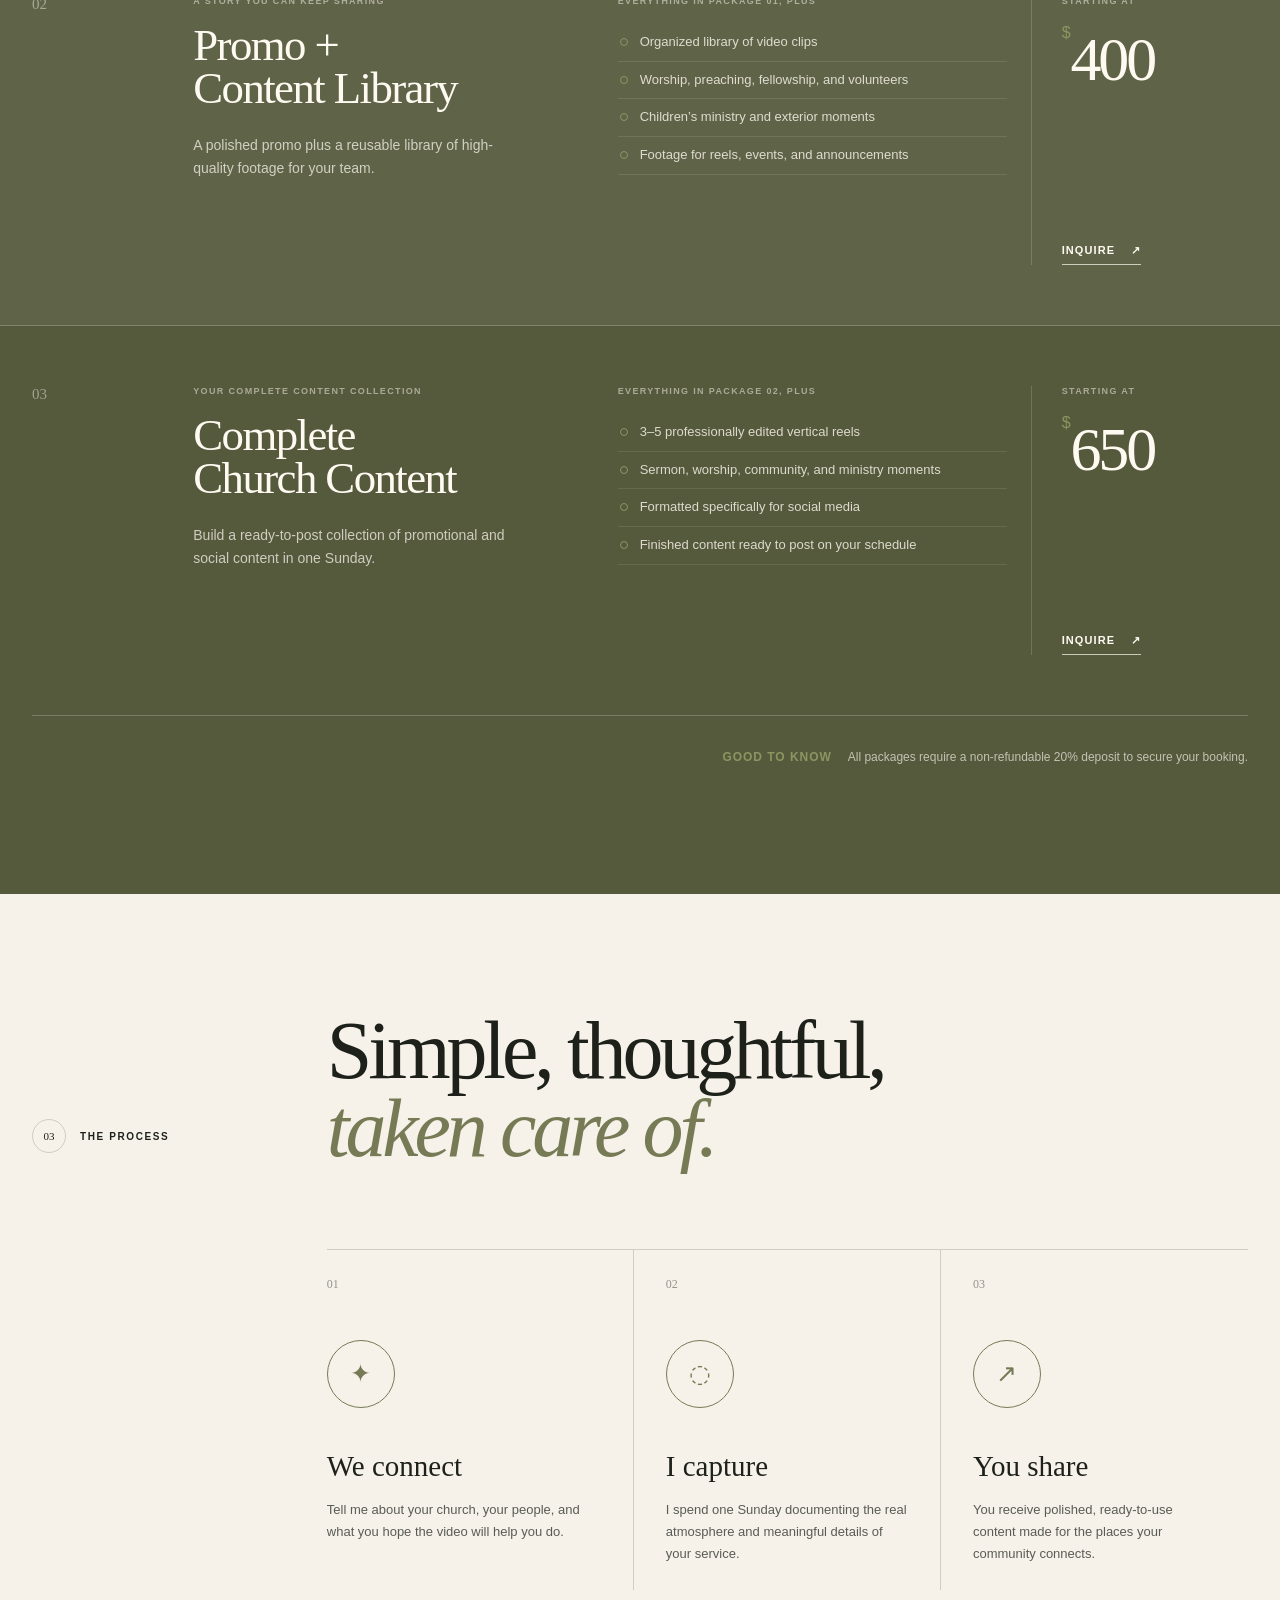
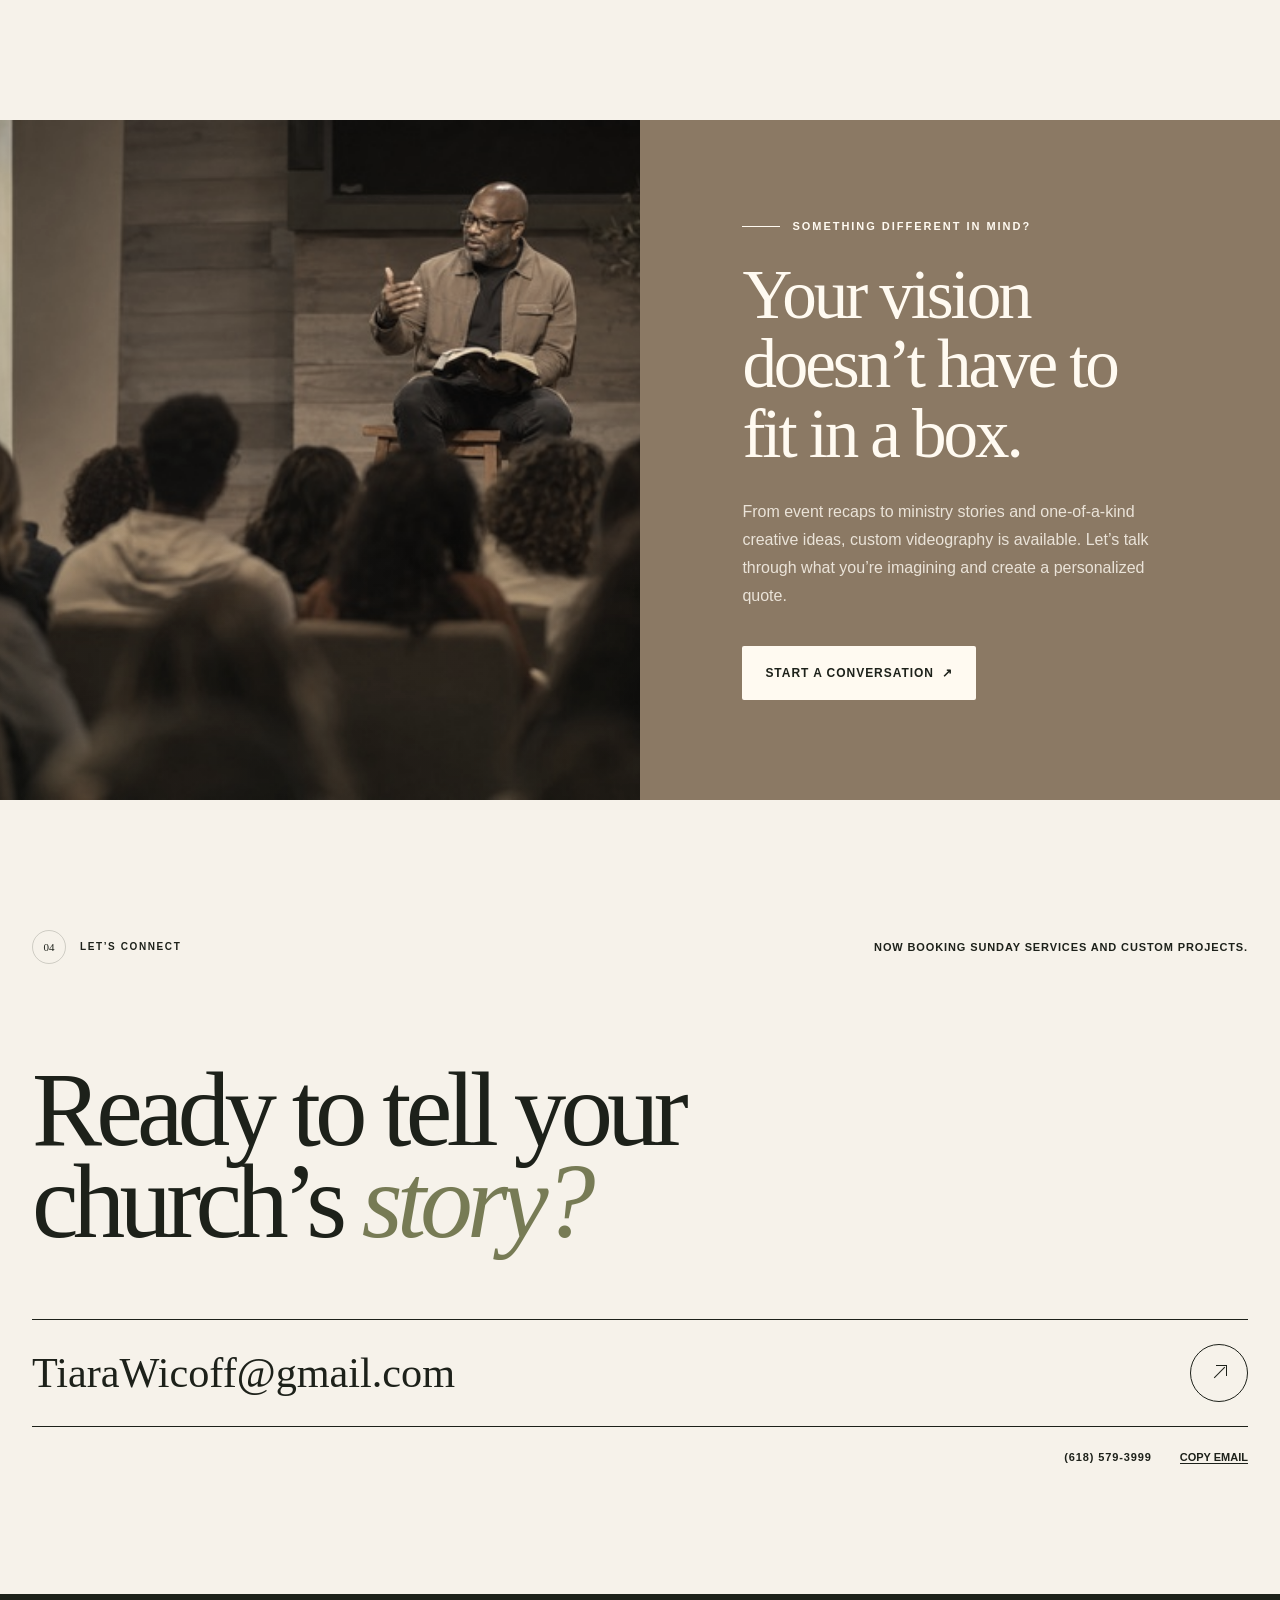
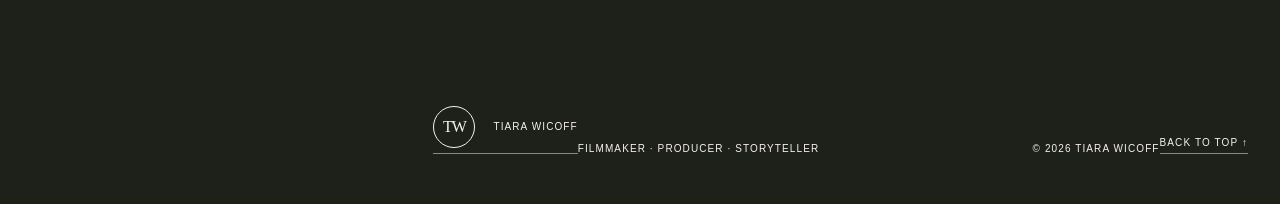
<file: church.html>
<!doctype html>
<html lang="en">
  <head>
    <meta charset="UTF-8" />
    <meta name="viewport" content="width=device-width, initial-scale=1.0" />
    <meta
      name="description"
      content="Church videography packages by Tiara Wicoff — welcoming, story-led video content made for your website, social media, and community."
    />
    <meta name="theme-color" content="#f6f2ea" />
    <title>Tiara Wicoff — Church Videography</title>
    <link rel="icon" href="assets/favicon.svg" type="image/svg+xml" />
    <link rel="stylesheet" href="styles.css" />
    <script src="script.js" defer></script>
  </head>
  <body>
    <a class="skip-link" href="#main">Skip to content</a>

    <header class="site-header" data-header>
      <a class="brand" href="index.html" aria-label="Back to Tiara Wicoff home">
        <span class="brand-mark">TW</span>
        <span class="brand-name">Tiara Wicoff</span>
      </a>

      <nav class="desktop-nav" aria-label="Primary navigation">
        <a href="index.html#work">Work</a>
        <a href="about.html">About</a>
        <a href="#contact">Contact</a>
      </nav>

      <a class="header-cta" href="mailto:TiaraWicoff@gmail.com">Start a project <span>↗</span></a>

      <button class="menu-toggle" type="button" aria-expanded="false" aria-controls="mobile-menu">
        <span class="sr-only">Open menu</span>
        <span></span>
        <span></span>
      </button>

      <nav class="mobile-menu" id="mobile-menu" aria-label="Mobile navigation">
        <a href="index.html#work">Work</a>
        <a href="about.html">About</a>
        <a href="#contact">Contact</a>
        <a class="mobile-menu-contact" href="mailto:TiaraWicoff@gmail.com">Start a project ↗</a>
      </nav>
    </header>

    <main id="main">
      <section class="hero" id="top">
        <div class="hero-copy">
          <p class="eyebrow reveal">Church videography · Southern Illinois</p>
          <h1 class="reveal">Let people feel<br />the <em>heart</em> of<br />your church.</h1>
          <p class="hero-intro reveal">
            Warm, story-led video content that welcomes new visitors and gives your ministry a library
            of meaningful moments to share all year.
          </p>
          <div class="hero-actions reveal">
            <a class="button button-dark" href="#packages">Explore packages <span>↓</span></a>
            <a class="text-link" href="#contact">Tell me about your church <span>↗</span></a>
          </div>
        </div>

        <div class="hero-visual reveal">
          <div class="hero-image-wrap">
            <img
              src="assets/images/church-arrival.jpg"
              alt="Families arriving at a church on a sunny Sunday"
              width="768"
              height="512"
            />
          </div>
          <div class="image-caption">
            <span>01</span>
            <p>One Sunday.<br />A season of stories.</p>
          </div>
          <div class="play-badge" aria-hidden="true">
            <span>▶</span>
            <svg viewBox="0 0 100 100">
              <defs>
                <path id="circlePath" d="M 50,50 m -35,0 a 35,35 0 1,1 70,0 a 35,35 0 1,1 -70,0" />
              </defs>
              <text>
                <textPath href="#circlePath">STORY-LED • INTENTIONAL • </textPath>
              </text>
            </svg>
          </div>
        </div>

        <p class="hero-side-note" aria-hidden="true">FILM · CONNECTION · COMMUNITY</p>
      </section>

      <section class="intro section-pad" id="approach">
        <div class="section-label reveal">
          <span>01</span>
          <p>The why</p>
        </div>
        <div class="intro-content">
          <h2 class="reveal">Your church is more than a building. Your video should show it.</h2>
          <div class="intro-detail reveal">
            <p>
              From the welcome at the door to worship, teaching, and the conversations after service,
              I capture the moments that make your community feel like home.
            </p>
            <p>
              The result is polished, natural content that helps future visitors know what to expect
              before they ever walk in.
            </p>
          </div>
        </div>
      </section>

      <section class="story-grid" aria-label="Church community moments">
        <figure class="story-image story-image-large reveal">
          <img
            src="assets/images/church-community.jpg"
            alt="Church members connecting and talking after service"
            width="615"
            height="410"
            loading="lazy"
          />
          <figcaption>Belonging, captured honestly.</figcaption>
        </figure>
        <div class="story-quote reveal">
          <span class="quote-mark">“</span>
          <blockquote>
            A welcoming glimpse of what it feels like to spend a Sunday with your community.
          </blockquote>
          <span class="handwritten">Come as you are.</span>
        </div>
        <figure class="story-image story-image-small reveal">
          <img
            src="assets/images/church-teaching.jpg"
            alt="A pastor teaching during a church service"
            width="615"
            height="410"
            loading="lazy"
          />
          <figcaption>Moments with meaning.</figcaption>
        </figure>
      </section>

      <section class="packages section-pad" id="packages">
        <div class="packages-heading">
          <div class="section-label light reveal">
            <span>02</span>
            <p>The packages</p>
          </div>
          <div>
            <h2 class="reveal">Choose the story<br />you want to tell.</h2>
            <p class="packages-lead reveal">
              Every package is filmed during one Sunday service and professionally edited with care.
            </p>
          </div>
        </div>

        <div class="package-list">
          <article class="package-card reveal">
            <div class="package-number">01</div>
            <div class="package-summary">
              <p class="package-kicker">A warm first impression</p>
              <h3>Church<br />Introduction</h3>
              <p>Give future visitors a clear, welcoming glimpse of your Sunday experience.</p>
            </div>
            <div class="package-details">
              <p class="includes-label">What’s included</p>
              <ul>
                <li>30–60 second promotional video</li>
                <li>Filming during one Sunday service</li>
                <li>Worship, teaching, fellowship, and atmosphere</li>
                <li>Professional editing and delivery</li>
                <li>Ready for web, social, or announcements</li>
              </ul>
            </div>
            <div class="package-price">
              <p>Starting at</p>
              <strong><sup>$</sup>250</strong>
              <a href="mailto:TiaraWicoff@gmail.com?subject=Church%20Introduction%20Package">Inquire <span>↗</span></a>
            </div>
          </article>

          <article class="package-card featured reveal">
            <div class="popular-tag">Most popular</div>
            <div class="package-number">02</div>
            <div class="package-summary">
              <p class="package-kicker">A story you can keep sharing</p>
              <h3>Promo +<br />Content Library</h3>
              <p>A polished promo plus a reusable library of high-quality footage for your team.</p>
            </div>
            <div class="package-details">
              <p class="includes-label">Everything in Package 01, plus</p>
              <ul>
                <li>Organized library of video clips</li>
                <li>Worship, preaching, fellowship, and volunteers</li>
                <li>Children’s ministry and exterior moments</li>
                <li>Footage for reels, events, and announcements</li>
              </ul>
            </div>
            <div class="package-price">
              <p>Starting at</p>
              <strong><sup>$</sup>400</strong>
              <a href="mailto:TiaraWicoff@gmail.com?subject=Church%20Promo%20%2B%20Content%20Library">Inquire <span>↗</span></a>
            </div>
          </article>

          <article class="package-card reveal">
            <div class="package-number">03</div>
            <div class="package-summary">
              <p class="package-kicker">Your complete content collection</p>
              <h3>Complete<br />Church Content</h3>
              <p>Build a ready-to-post collection of promotional and social content in one Sunday.</p>
            </div>
            <div class="package-details">
              <p class="includes-label">Everything in Package 02, plus</p>
              <ul>
                <li>3–5 professionally edited vertical reels</li>
                <li>Sermon, worship, community, and ministry moments</li>
                <li>Formatted specifically for social media</li>
                <li>Finished content ready to post on your schedule</li>
              </ul>
            </div>
            <div class="package-price">
              <p>Starting at</p>
              <strong><sup>$</sup>650</strong>
              <a href="mailto:TiaraWicoff@gmail.com?subject=Complete%20Church%20Content%20Package">Inquire <span>↗</span></a>
            </div>
          </article>
        </div>

        <p class="deposit-note reveal">
          <span>Good to know</span>
          All packages require a non-refundable 20% deposit to secure your booking.
        </p>
      </section>

      <section class="process section-pad">
        <div class="section-label reveal">
          <span>03</span>
          <p>The process</p>
        </div>
        <div class="process-heading">
          <h2 class="reveal">Simple, thoughtful,<br /><em>taken care of.</em></h2>
        </div>
        <div class="process-steps">
          <article class="reveal">
            <span>01</span>
            <div class="step-icon">✦</div>
            <h3>We connect</h3>
            <p>Tell me about your church, your people, and what you hope the video will help you do.</p>
          </article>
          <article class="reveal">
            <span>02</span>
            <div class="step-icon">◌</div>
            <h3>I capture</h3>
            <p>I spend one Sunday documenting the real atmosphere and meaningful details of your service.</p>
          </article>
          <article class="reveal">
            <span>03</span>
            <div class="step-icon">↗</div>
            <h3>You share</h3>
            <p>You receive polished, ready-to-use content made for the places your community connects.</p>
          </article>
        </div>
      </section>

      <section class="custom-project">
        <div class="custom-image reveal">
          <img
            src="assets/images/church-teaching.jpg"
            alt="Church teaching moment"
            width="615"
            height="410"
            loading="lazy"
          />
        </div>
        <div class="custom-copy">
          <p class="eyebrow reveal">Something different in mind?</p>
          <h2 class="reveal">Your vision doesn’t have to fit in a box.</h2>
          <p class="reveal">
            From event recaps to ministry stories and one-of-a-kind creative ideas, custom videography
            is available. Let’s talk through what you’re imagining and create a personalized quote.
          </p>
          <a class="button button-light reveal" href="mailto:TiaraWicoff@gmail.com?subject=Custom%20Videography%20Project">
            Start a conversation <span>↗</span>
          </a>
        </div>
      </section>

      <section class="contact section-pad" id="contact">
        <div class="contact-top">
          <div class="section-label reveal">
            <span>04</span>
            <p>Let’s connect</p>
          </div>
          <p class="contact-note reveal">Now booking Sunday services and custom projects.</p>
        </div>
        <div class="contact-main">
          <h2 class="reveal">Ready to tell your<br />church’s <em>story?</em></h2>
          <a class="contact-email reveal" href="mailto:TiaraWicoff@gmail.com">
            <span>TiaraWicoff@gmail.com</span>
            <span class="round-arrow">↗</span>
          </a>
        </div>
        <div class="contact-details reveal">
          <a href="tel:+16185793999">(618) 579-3999</a>
          <button type="button" data-copy-email>Copy email</button>
        </div>
      </section>
    </main>

    <footer>
      <a class="footer-brand" href="index.html">
        <span class="brand-mark">TW</span>
        <p>Tiara Wicoff</p>
      </a>
      <p>Filmmaker · Producer · Storyteller</p>
      <p>© <span data-year></span> Tiara Wicoff</p>
      <a href="#top">Back to top ↑</a>
    </footer>

    <div class="toast" role="status" aria-live="polite" data-toast>Email copied</div>
  </body>
</html>
</file>
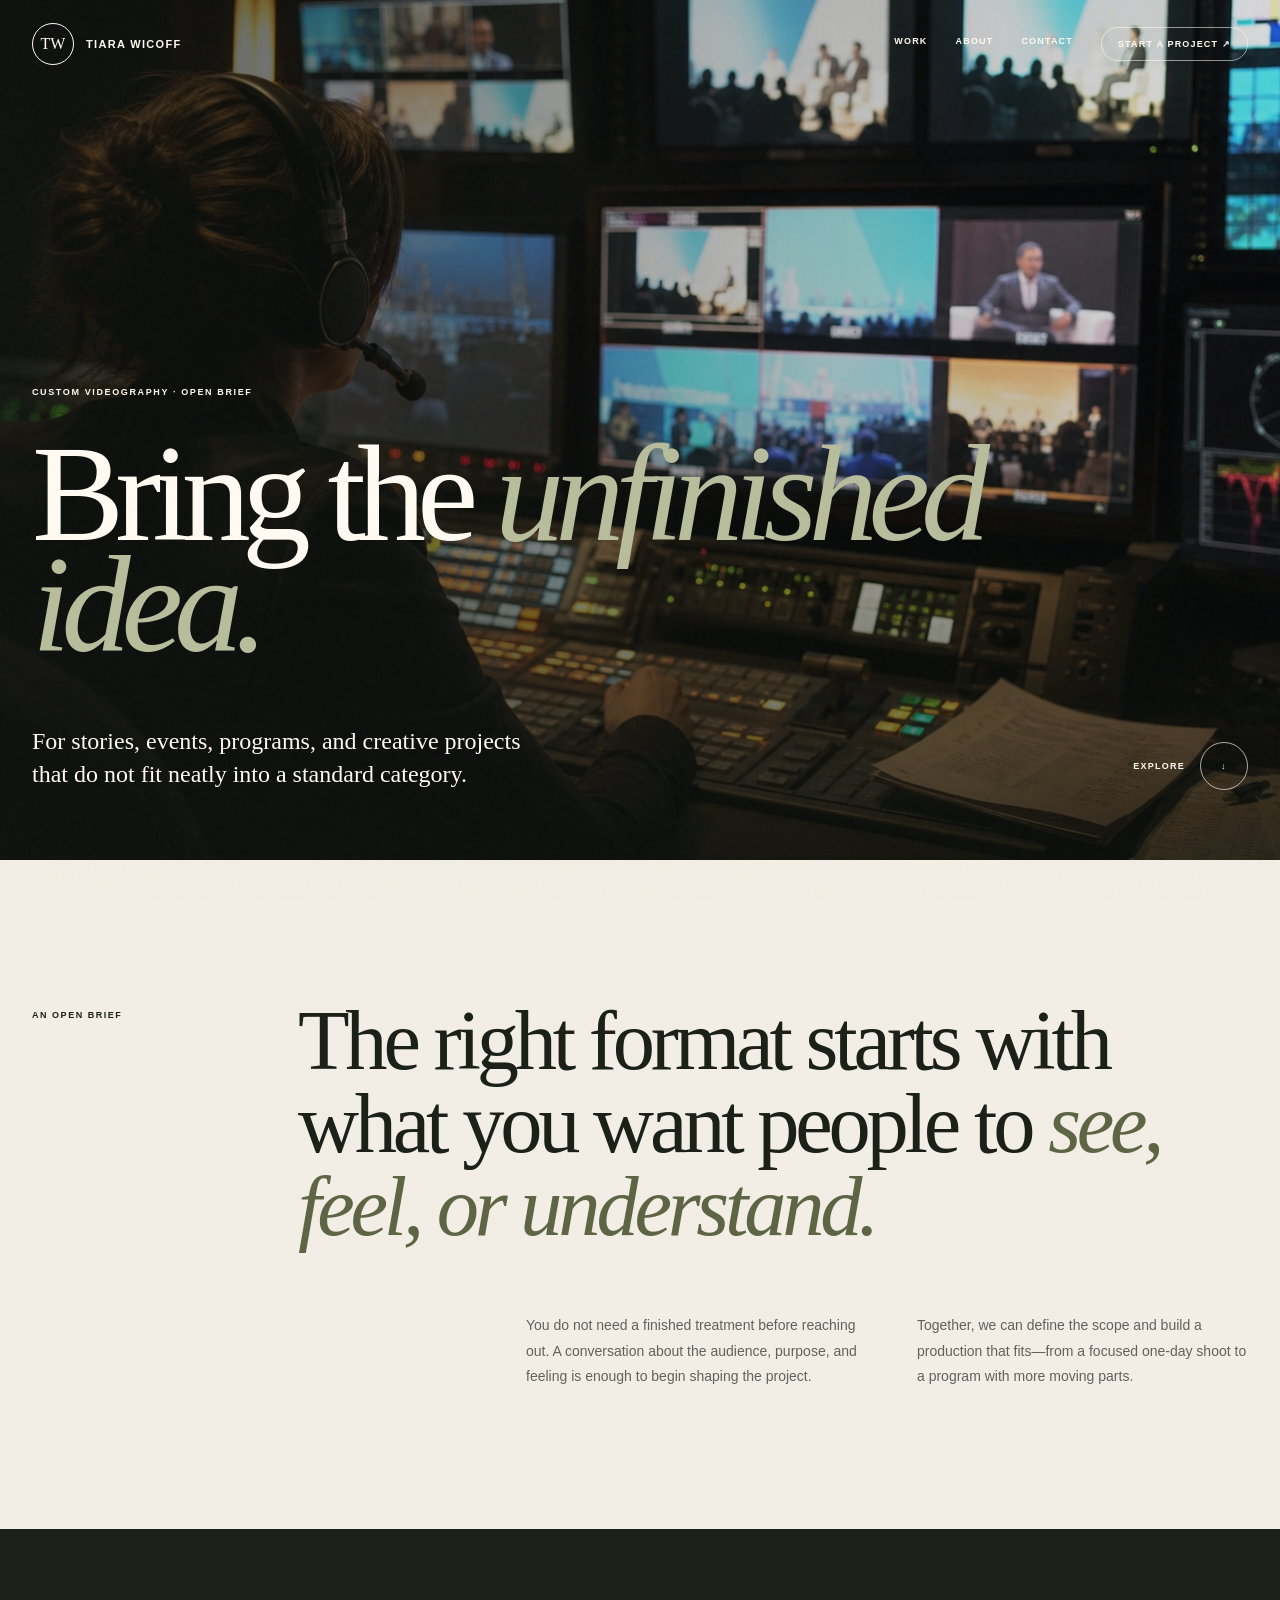
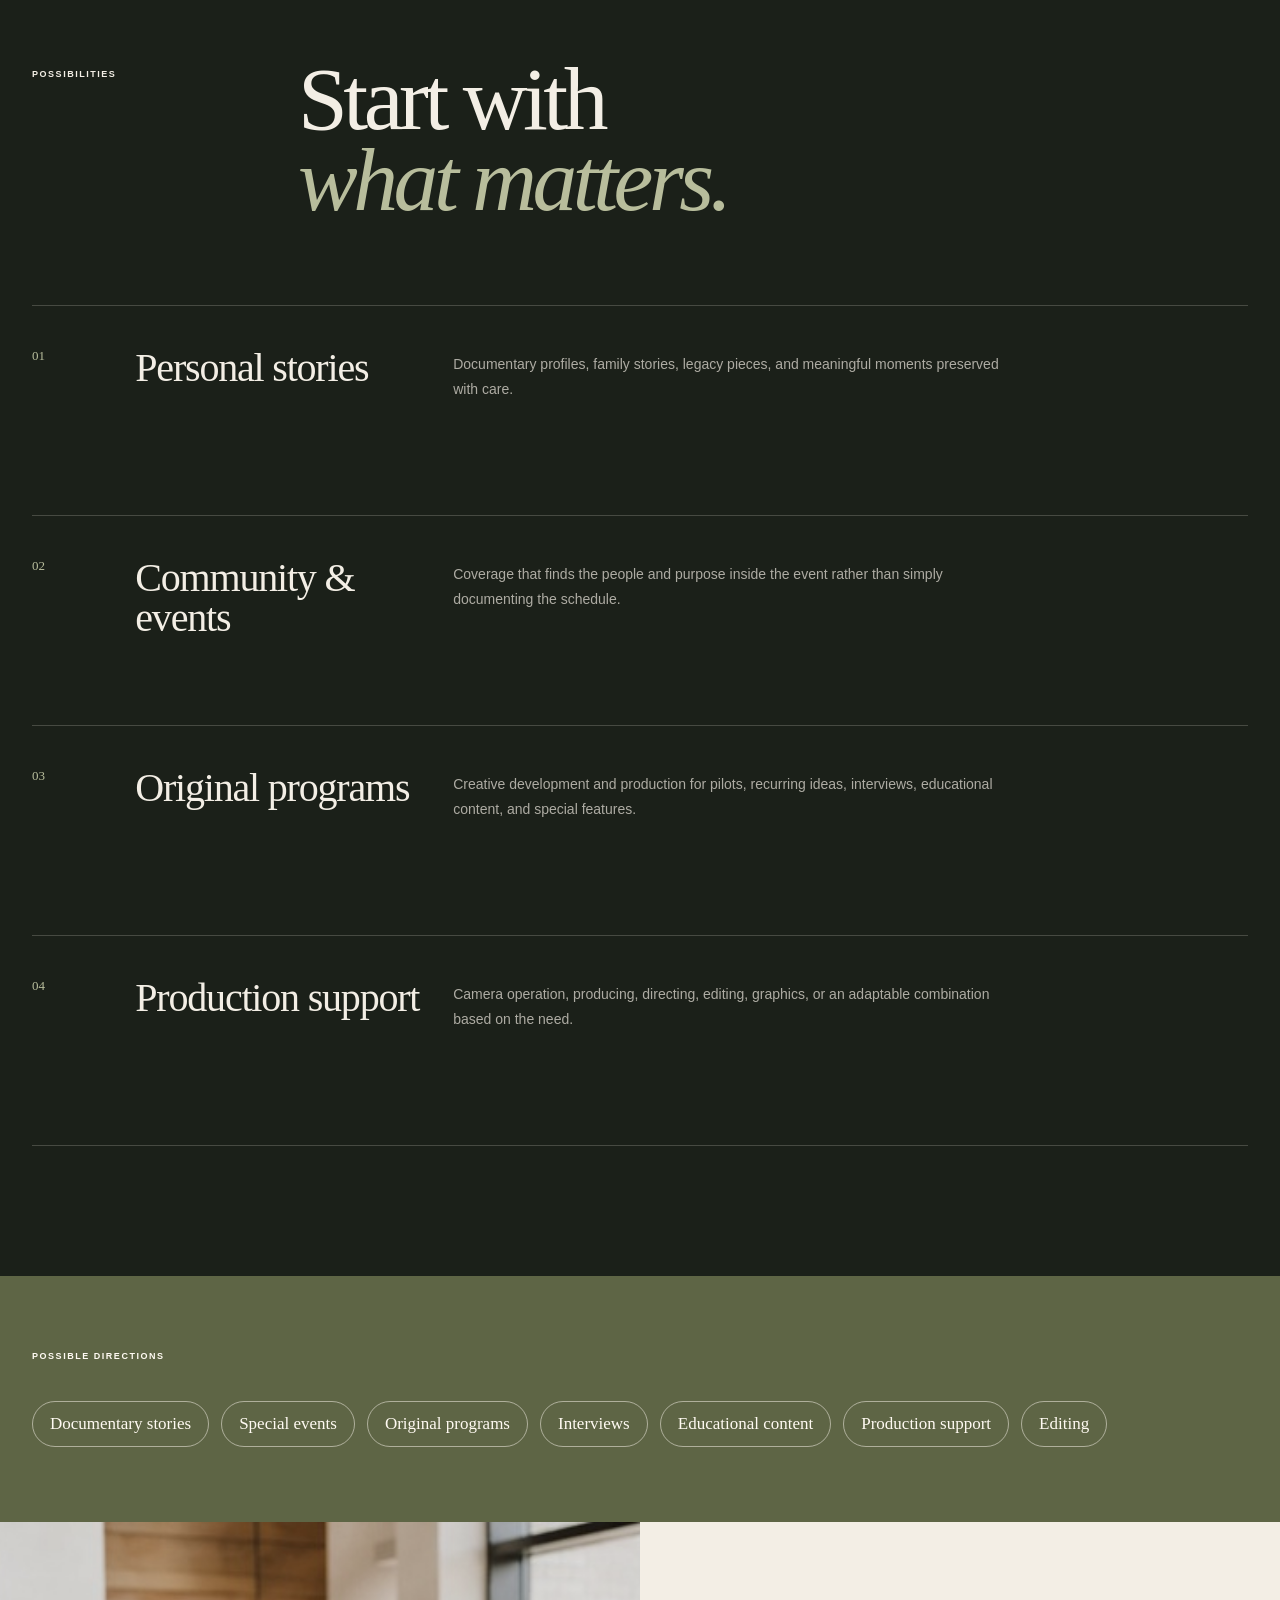
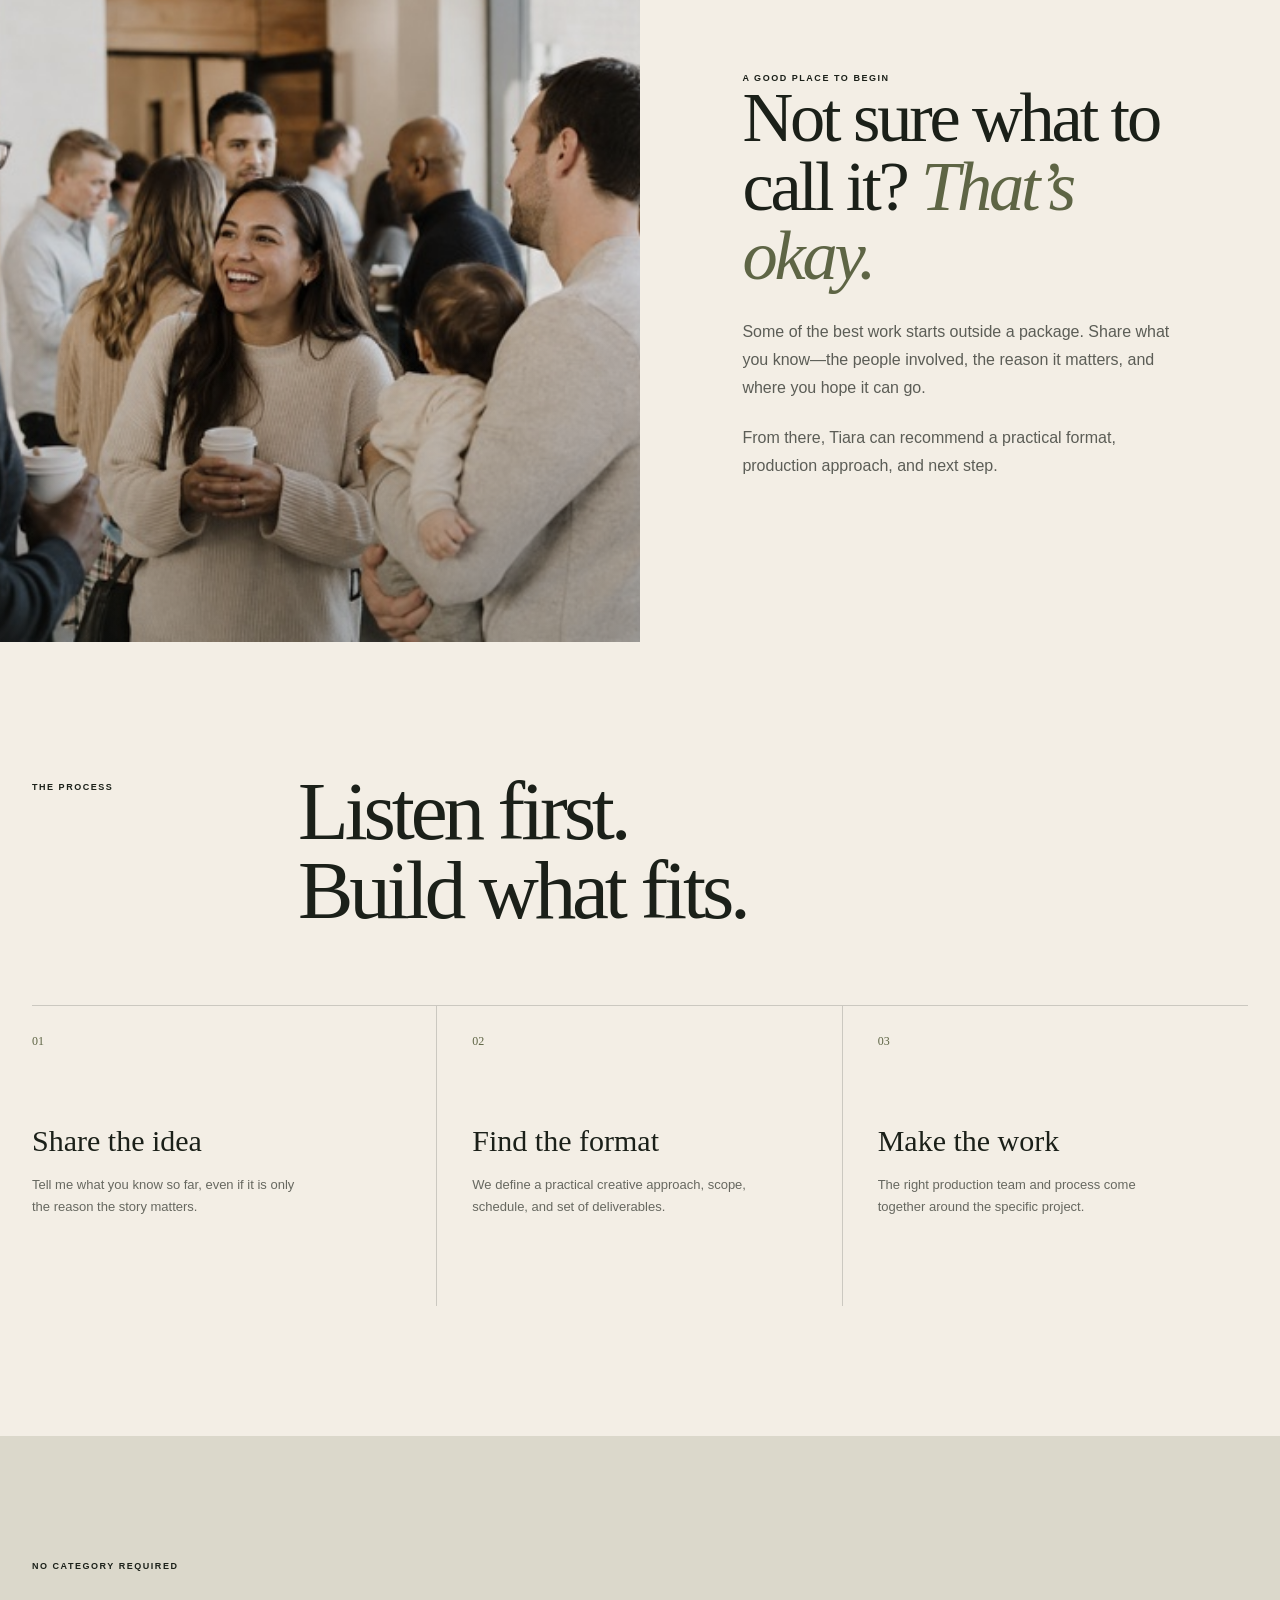
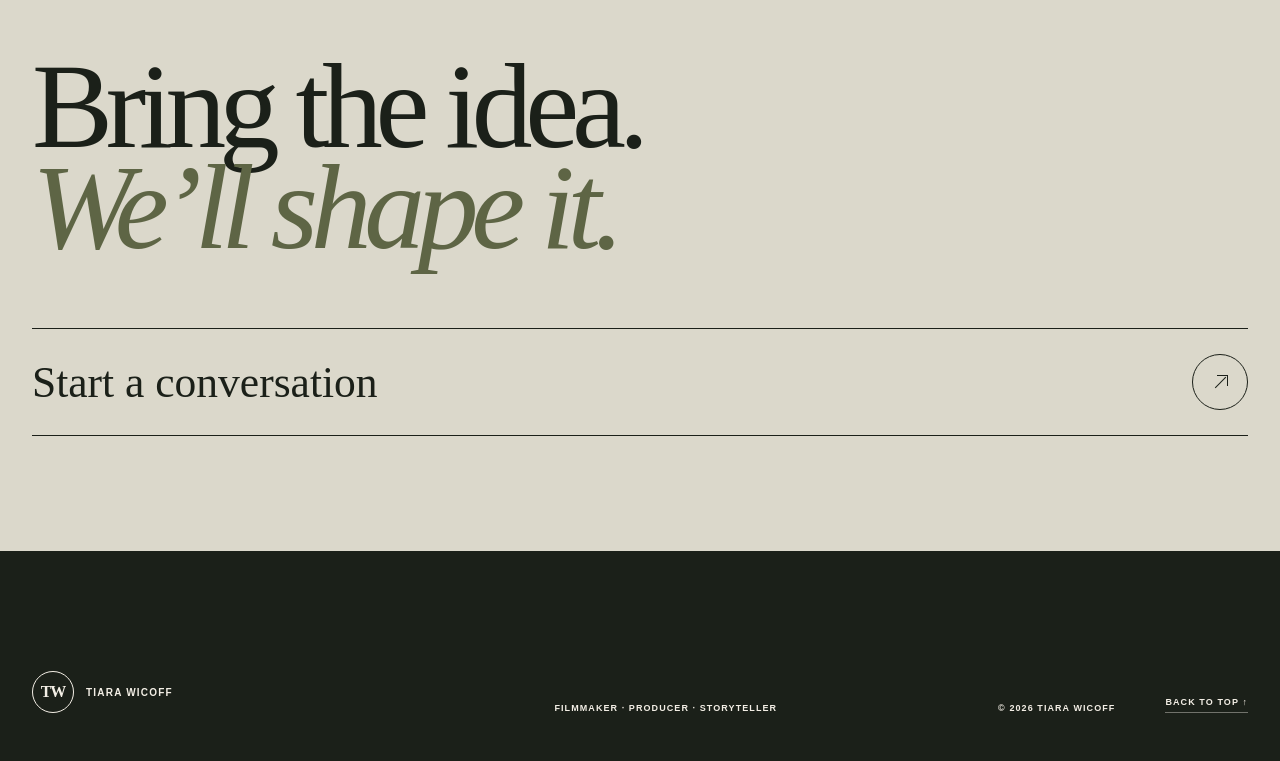
<file: custom.html>
<!doctype html>
<html lang="en">
<head>
  <meta charset="UTF-8"><meta name="viewport" content="width=device-width,initial-scale=1">
  <meta name="description" content="Custom video projects, documentary stories, events, programs, and production support by Tiara Wicoff."><meta name="theme-color" content="#1b2019">
  <title>Custom Video Projects — Tiara Wicoff</title><link rel="icon" href="assets/favicon.svg" type="image/svg+xml"><link rel="stylesheet" href="service.css"><script src="service.js" defer></script><script src="motion.js" defer></script>
</head>
<body id="top" data-service="custom">
  <header class="service-header"><a class="service-brand" href="index.html"><span>TW</span><strong>Tiara Wicoff</strong></a><nav class="service-nav"><a href="index.html#work">Work</a><a href="about.html">About</a><a href="#contact">Contact</a><a class="header-project" href="mailto:TiaraWicoff@gmail.com">Start a project ↗</a></nav></header>
  <main>
    <section class="service-hero"><img class="hero-photo" data-hero src="" alt=""><div class="hero-content"><p class="service-eyebrow" data-eyebrow></p><h1 data-title></h1><div class="hero-foot"><p class="hero-intro" data-intro></p><a class="hero-scroll" href="#approach">Explore <span>↓</span></a></div></div></section>
    <section class="service-statement" id="approach"><p class="section-label">An open brief</p><div class="statement-copy"><h2 data-statement></h2><div class="statement-detail"><p data-detail-one></p><p data-detail-two></p></div></div></section>
    <section class="service-offerings"><div class="offerings-head"><p class="section-label">Possibilities</p><h2>Start with<br><em>what matters.</em></h2></div><div class="offerings-list" data-offerings></div></section>
    <section class="scope-band"><p>Possible directions</p><div class="scope-list" data-scope></div></section>
    <section class="service-feature"><div class="feature-visual"><img data-feature-image src="" alt="" loading="lazy"></div><div class="feature-copy"><p class="section-label">A good place to begin</p><h2 data-feature-title></h2><p data-feature-one></p><p data-feature-two></p></div></section>
    <section class="service-process"><div class="process-head"><p class="section-label">The process</p><h2>Listen first.<br>Build what fits.</h2></div><div class="process-grid"><article><span>01</span><h3>Share the idea</h3><p>Tell me what you know so far, even if it is only the reason the story matters.</p></article><article><span>02</span><h3>Find the format</h3><p>We define a practical creative approach, scope, schedule, and set of deliverables.</p></article><article><span>03</span><h3>Make the work</h3><p>The right production team and process come together around the specific project.</p></article></div></section>
    <section class="service-contact" id="contact"><p class="section-label">No category required</p><h2>Bring the idea.<br><em>We’ll shape it.</em></h2><a class="contact-link" data-contact href="mailto:TiaraWicoff@gmail.com"><span>Start a conversation</span><span>↗</span></a></section>
  </main>
  <footer class="service-footer"><a class="service-footer-brand" href="index.html"><span>TW</span><strong>Tiara Wicoff</strong></a><p>Filmmaker · Producer · Storyteller</p><p>© <span data-year></span> Tiara Wicoff</p><a href="#top">Back to top ↑</a></footer>
</body></html>
</file>
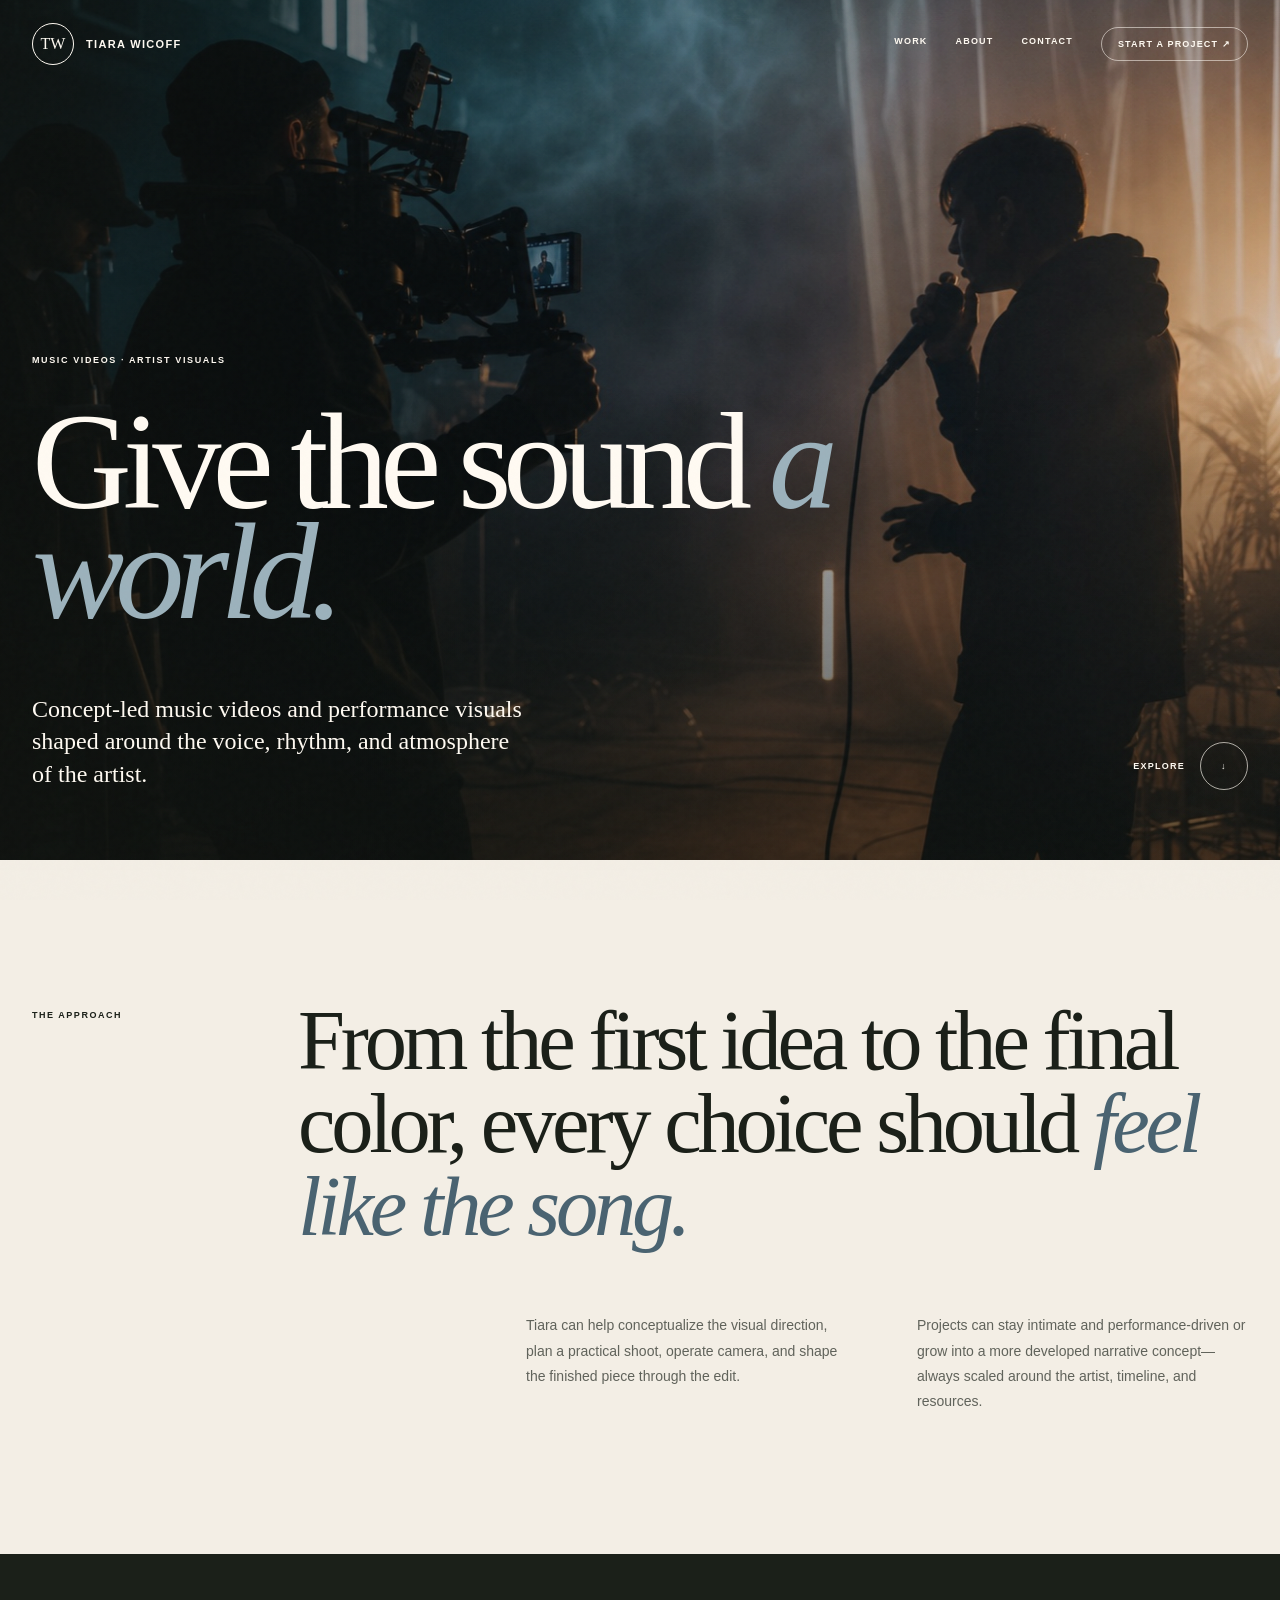
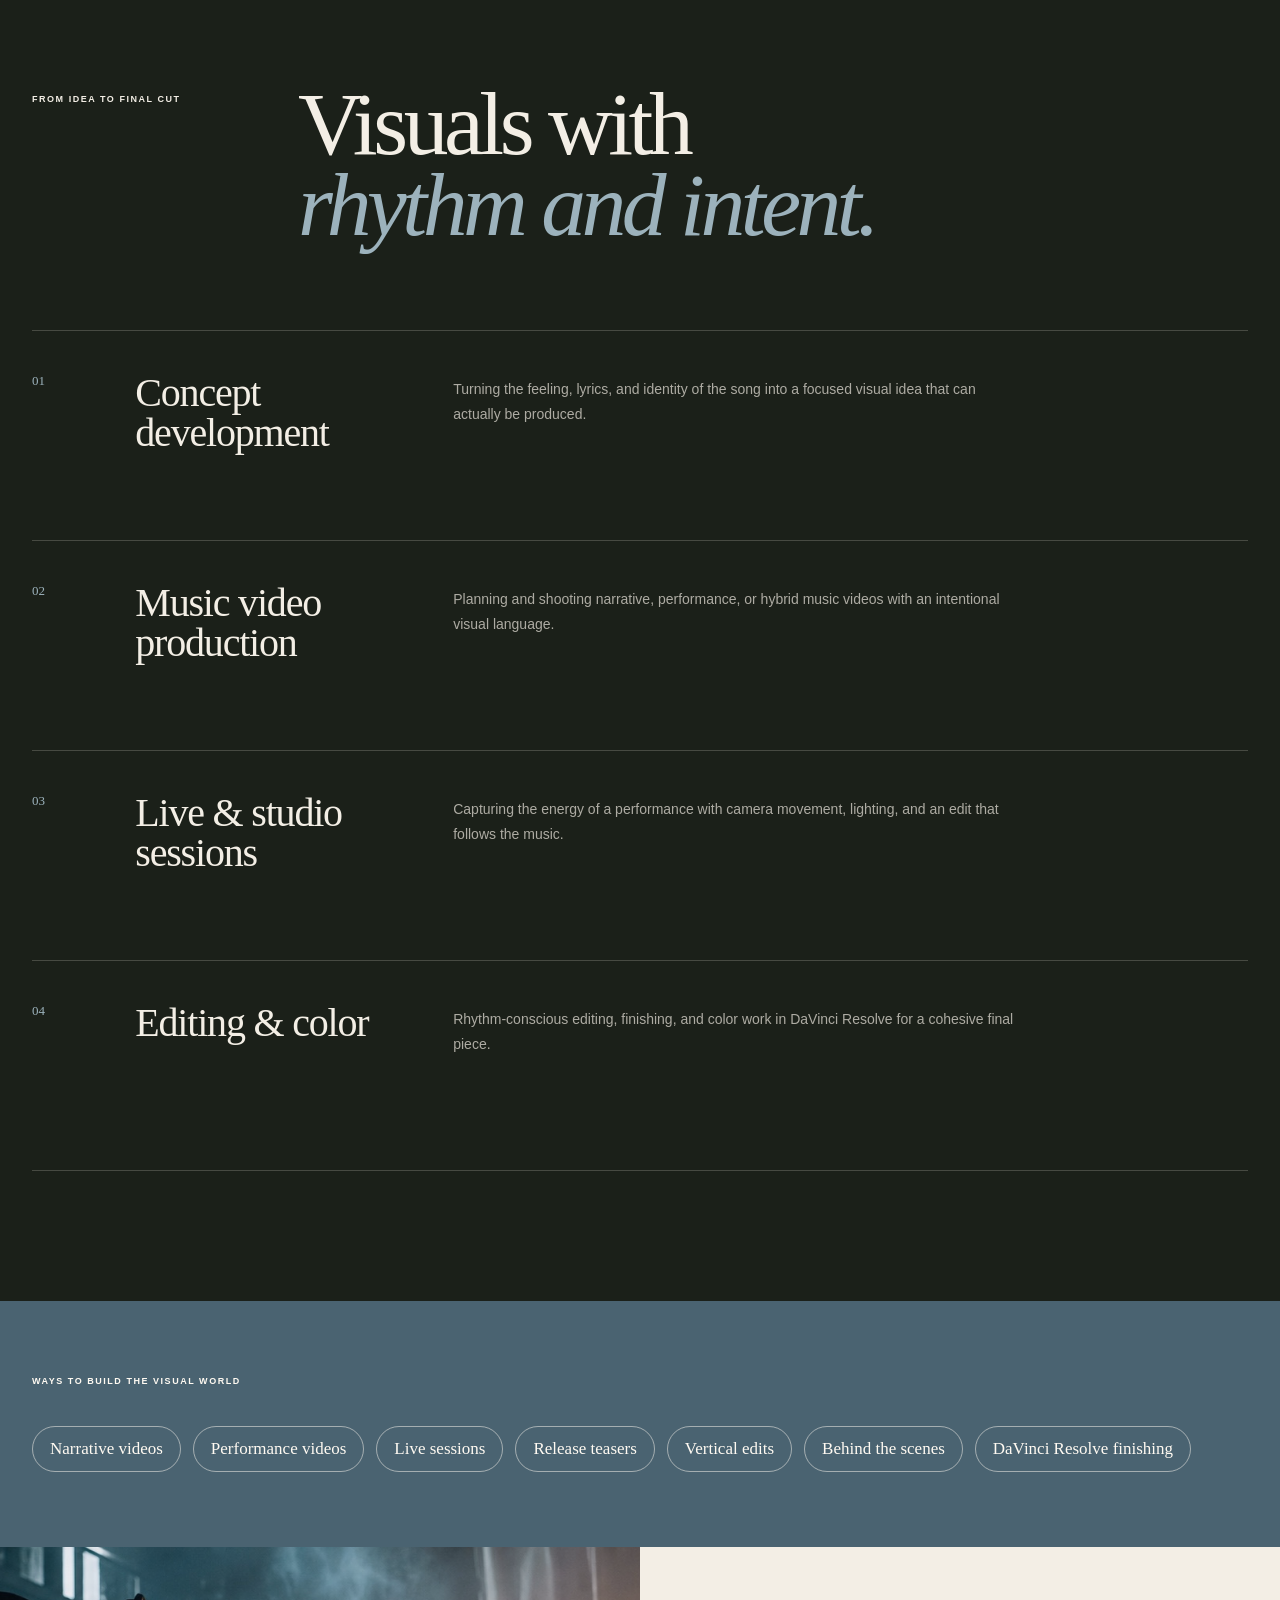
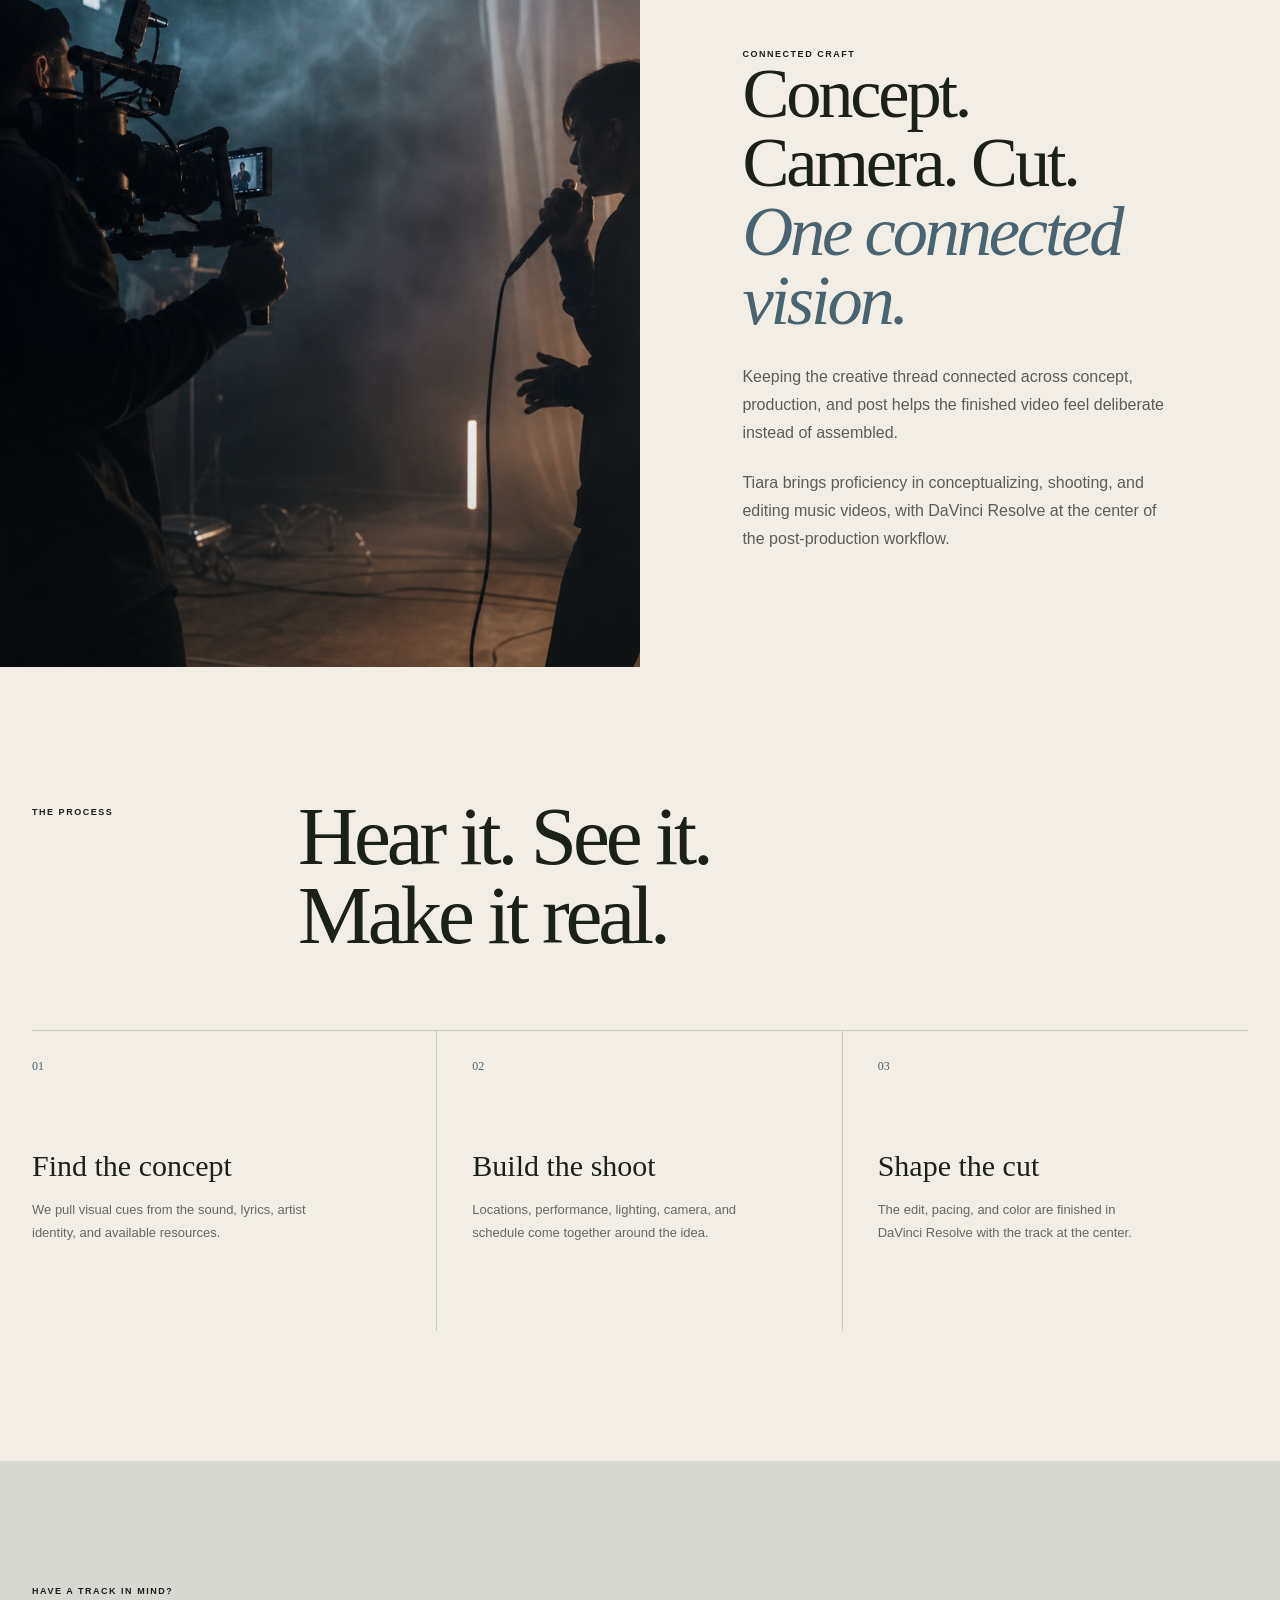
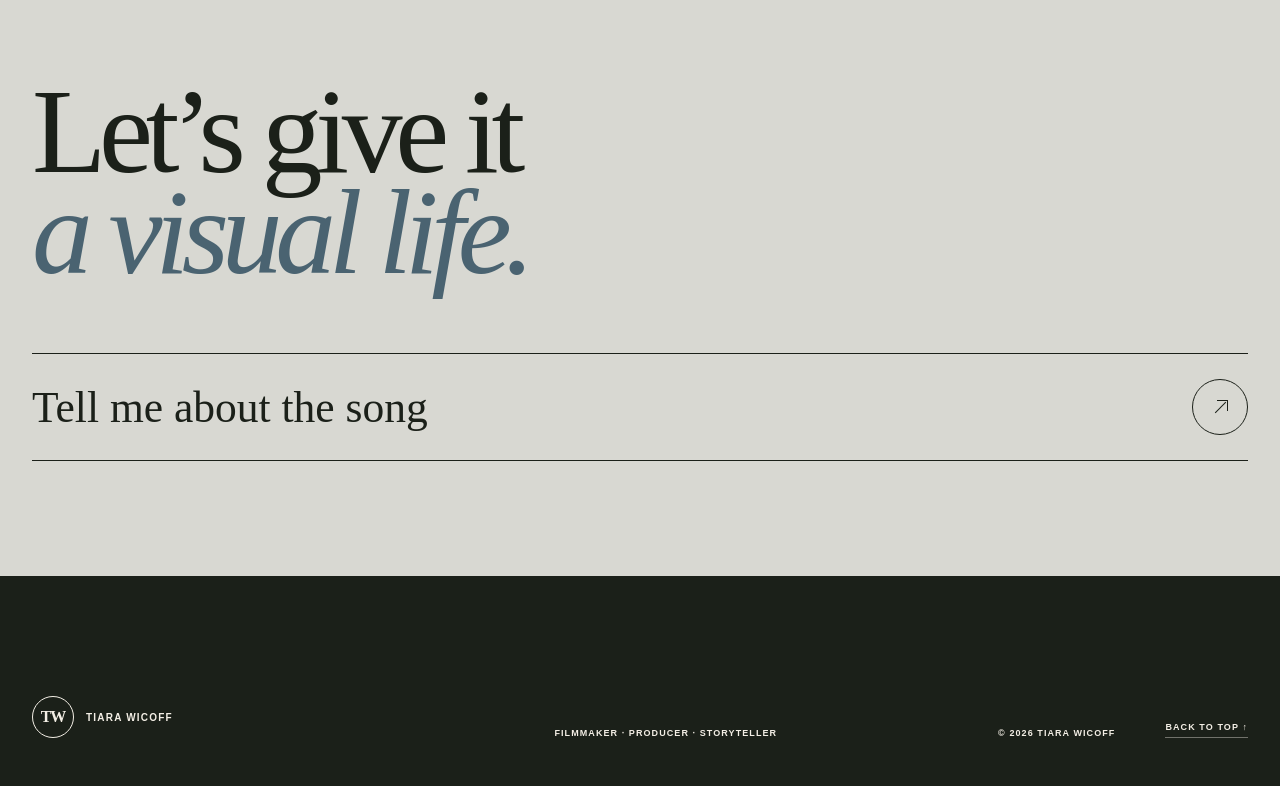
<file: music.html>
<!doctype html>
<html lang="en">
<head>
  <meta charset="UTF-8"><meta name="viewport" content="width=device-width,initial-scale=1">
  <meta name="description" content="Concept-led music videos, performance films, and DaVinci Resolve editing by Tiara Wicoff."><meta name="theme-color" content="#1b2019">
  <title>Music Videos — Tiara Wicoff</title><link rel="icon" href="assets/favicon.svg" type="image/svg+xml"><link rel="stylesheet" href="service.css"><script src="service.js" defer></script><script src="motion.js" defer></script>
</head>
<body id="top" data-service="music">
  <header class="service-header"><a class="service-brand" href="index.html"><span>TW</span><strong>Tiara Wicoff</strong></a><nav class="service-nav"><a href="index.html#work">Work</a><a href="about.html">About</a><a href="#contact">Contact</a><a class="header-project" href="mailto:TiaraWicoff@gmail.com">Start a project ↗</a></nav></header>
  <main>
    <section class="service-hero"><img class="hero-photo" data-hero src="" alt=""><div class="hero-content"><p class="service-eyebrow" data-eyebrow></p><h1 data-title></h1><div class="hero-foot"><p class="hero-intro" data-intro></p><a class="hero-scroll" href="#approach">Explore <span>↓</span></a></div></div></section>
    <section class="service-statement" id="approach"><p class="section-label">The approach</p><div class="statement-copy"><h2 data-statement></h2><div class="statement-detail"><p data-detail-one></p><p data-detail-two></p></div></div></section>
    <section class="service-offerings"><div class="offerings-head"><p class="section-label">From idea to final cut</p><h2>Visuals with<br><em>rhythm and intent.</em></h2></div><div class="offerings-list" data-offerings></div></section>
    <section class="scope-band"><p>Ways to build the visual world</p><div class="scope-list" data-scope></div></section>
    <section class="service-feature"><div class="feature-visual"><img data-feature-image src="" alt="" loading="lazy"></div><div class="feature-copy"><p class="section-label">Connected craft</p><h2 data-feature-title></h2><p data-feature-one></p><p data-feature-two></p></div></section>
    <section class="service-process"><div class="process-head"><p class="section-label">The process</p><h2>Hear it. See it.<br>Make it real.</h2></div><div class="process-grid"><article><span>01</span><h3>Find the concept</h3><p>We pull visual cues from the sound, lyrics, artist identity, and available resources.</p></article><article><span>02</span><h3>Build the shoot</h3><p>Locations, performance, lighting, camera, and schedule come together around the idea.</p></article><article><span>03</span><h3>Shape the cut</h3><p>The edit, pacing, and color are finished in DaVinci Resolve with the track at the center.</p></article></div></section>
    <section class="service-contact" id="contact"><p class="section-label">Have a track in mind?</p><h2>Let’s give it<br><em>a visual life.</em></h2><a class="contact-link" data-contact href="mailto:TiaraWicoff@gmail.com"><span>Tell me about the song</span><span>↗</span></a></section>
  </main>
  <footer class="service-footer"><a class="service-footer-brand" href="index.html"><span>TW</span><strong>Tiara Wicoff</strong></a><p>Filmmaker · Producer · Storyteller</p><p>© <span data-year></span> Tiara Wicoff</p><a href="#top">Back to top ↑</a></footer>
</body></html>
</file>
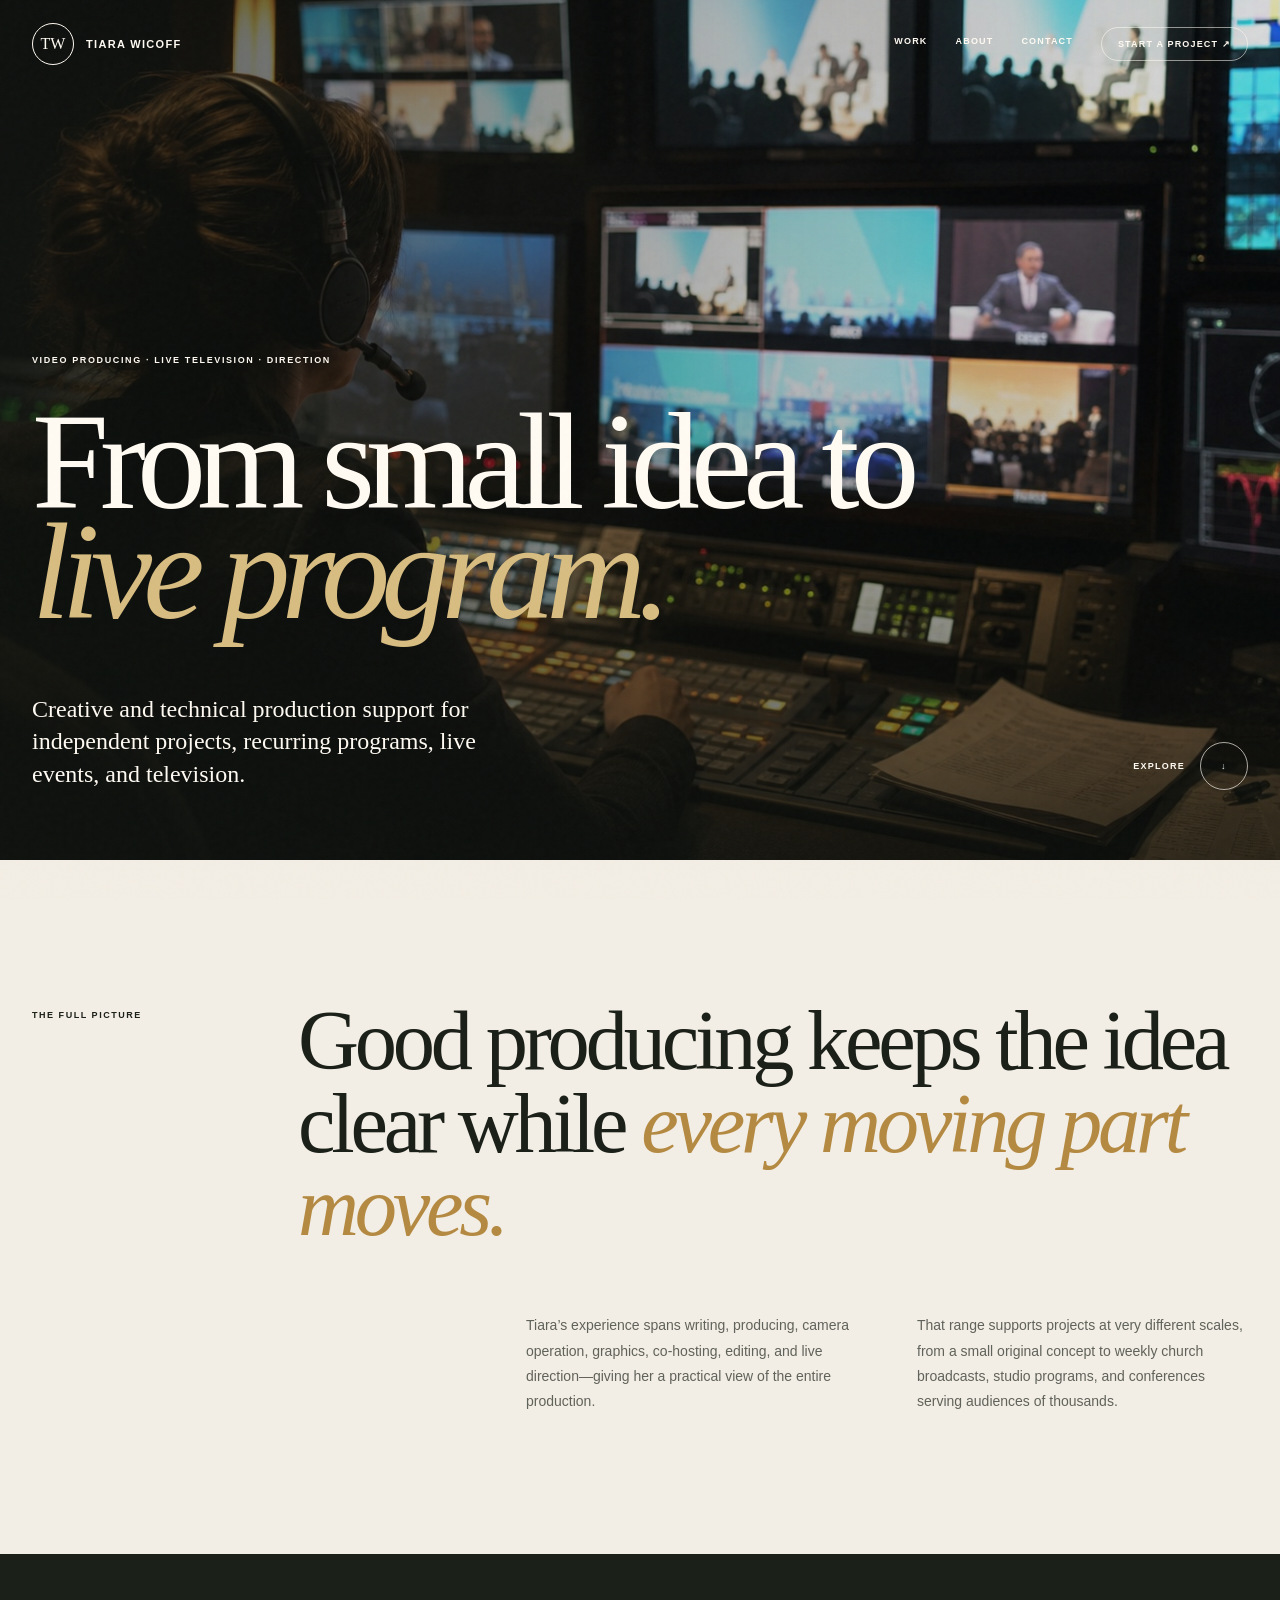
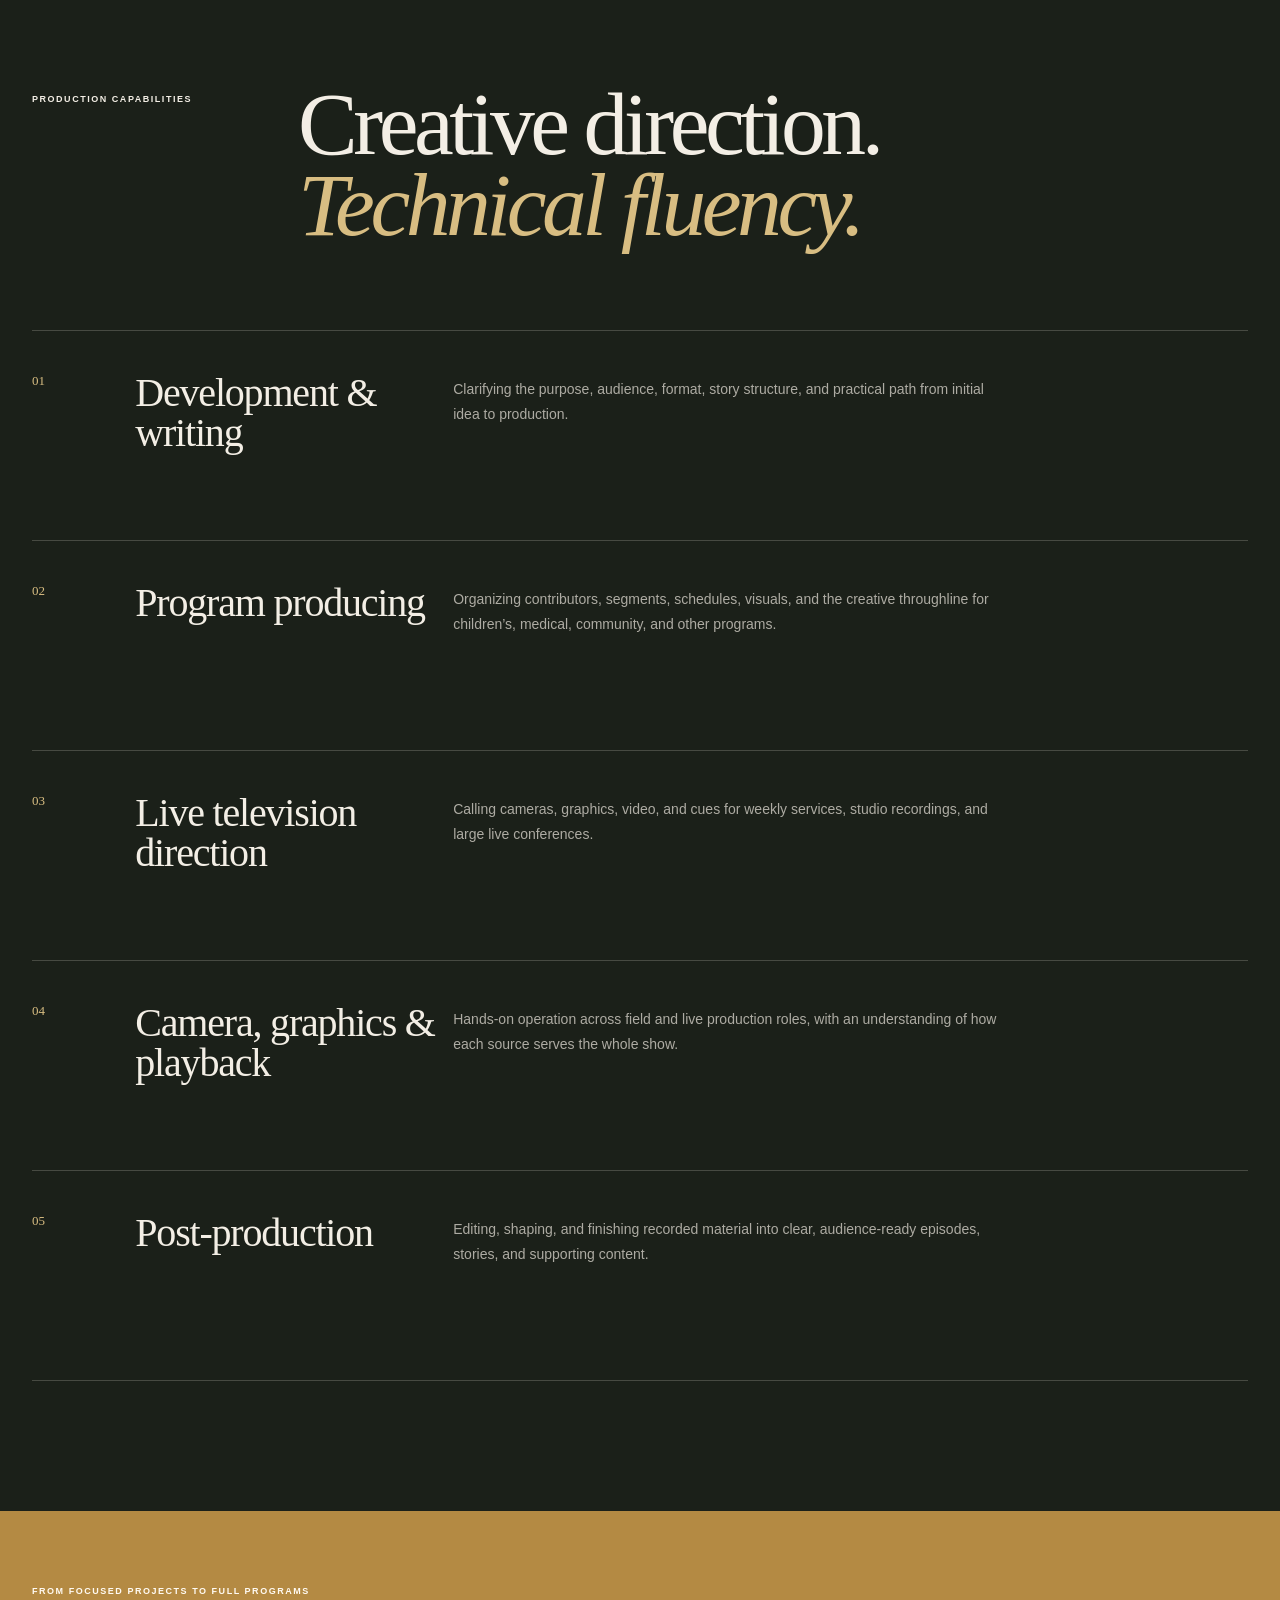
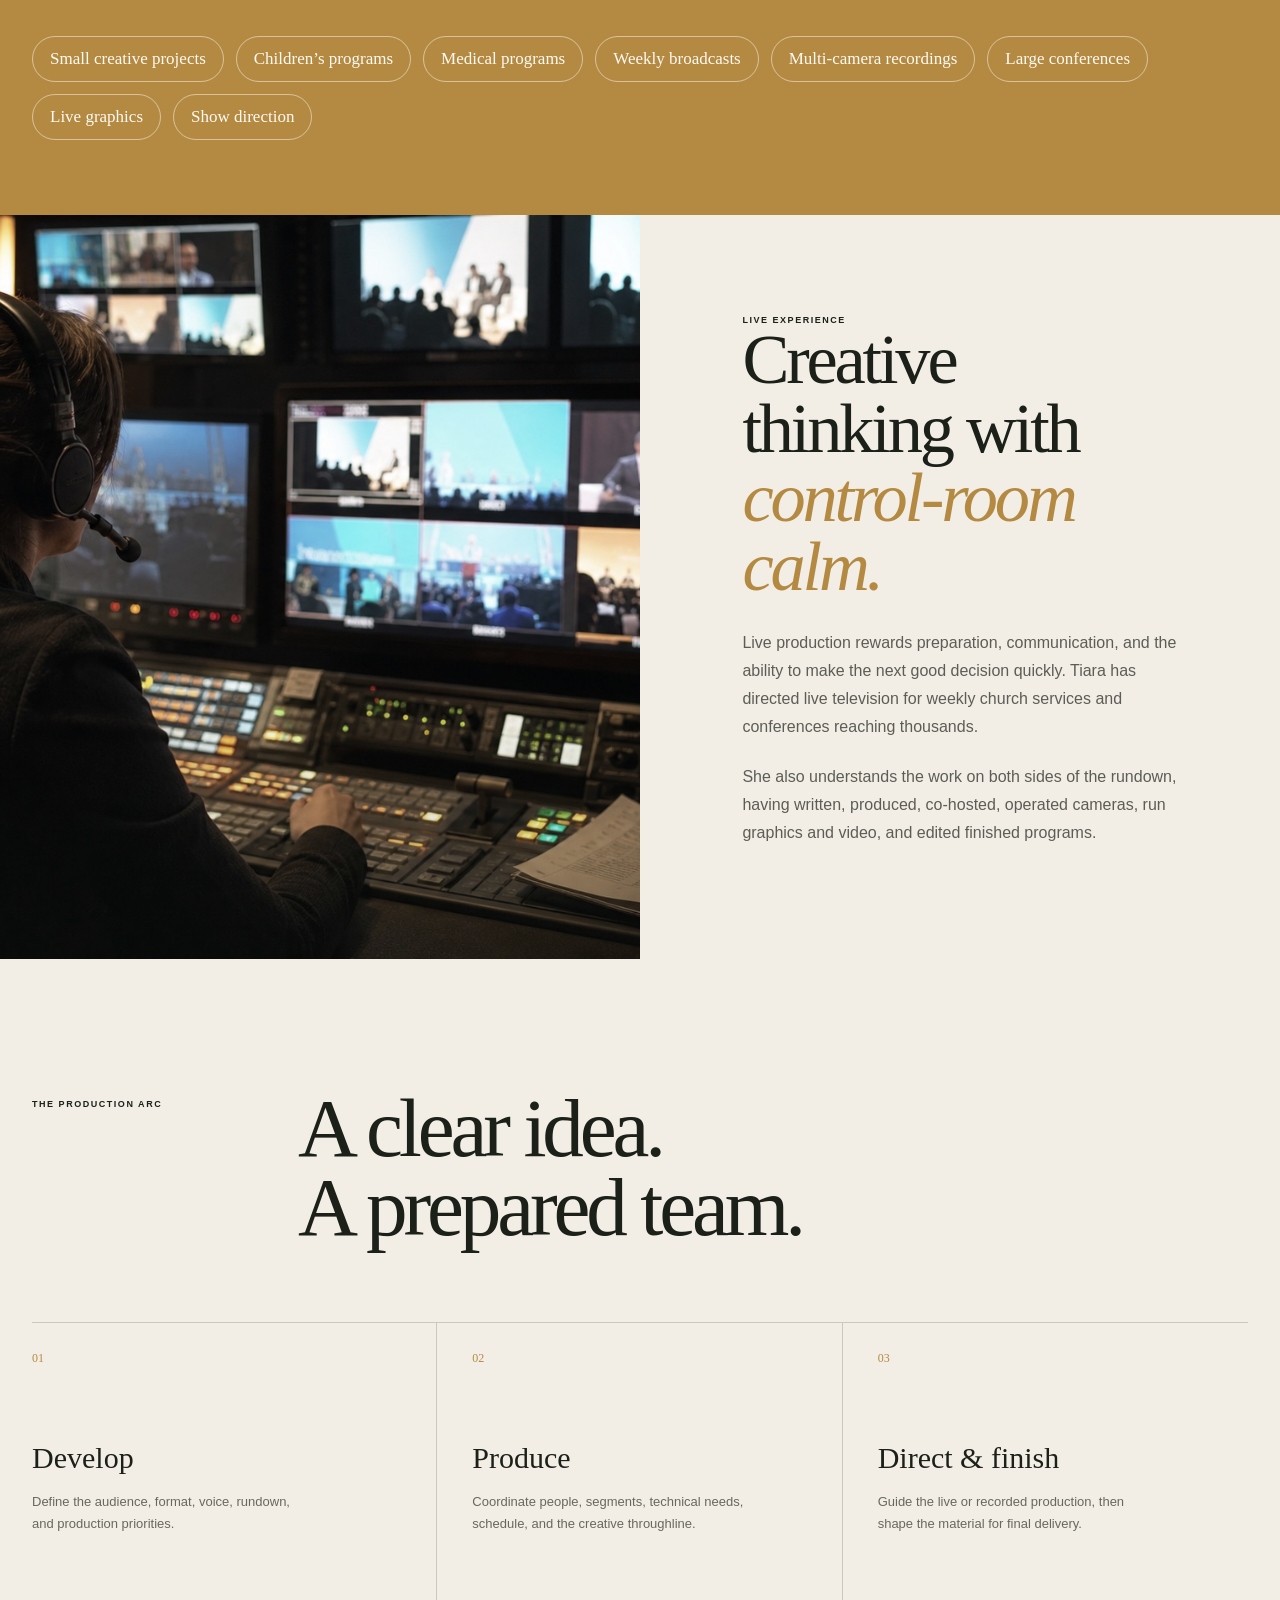
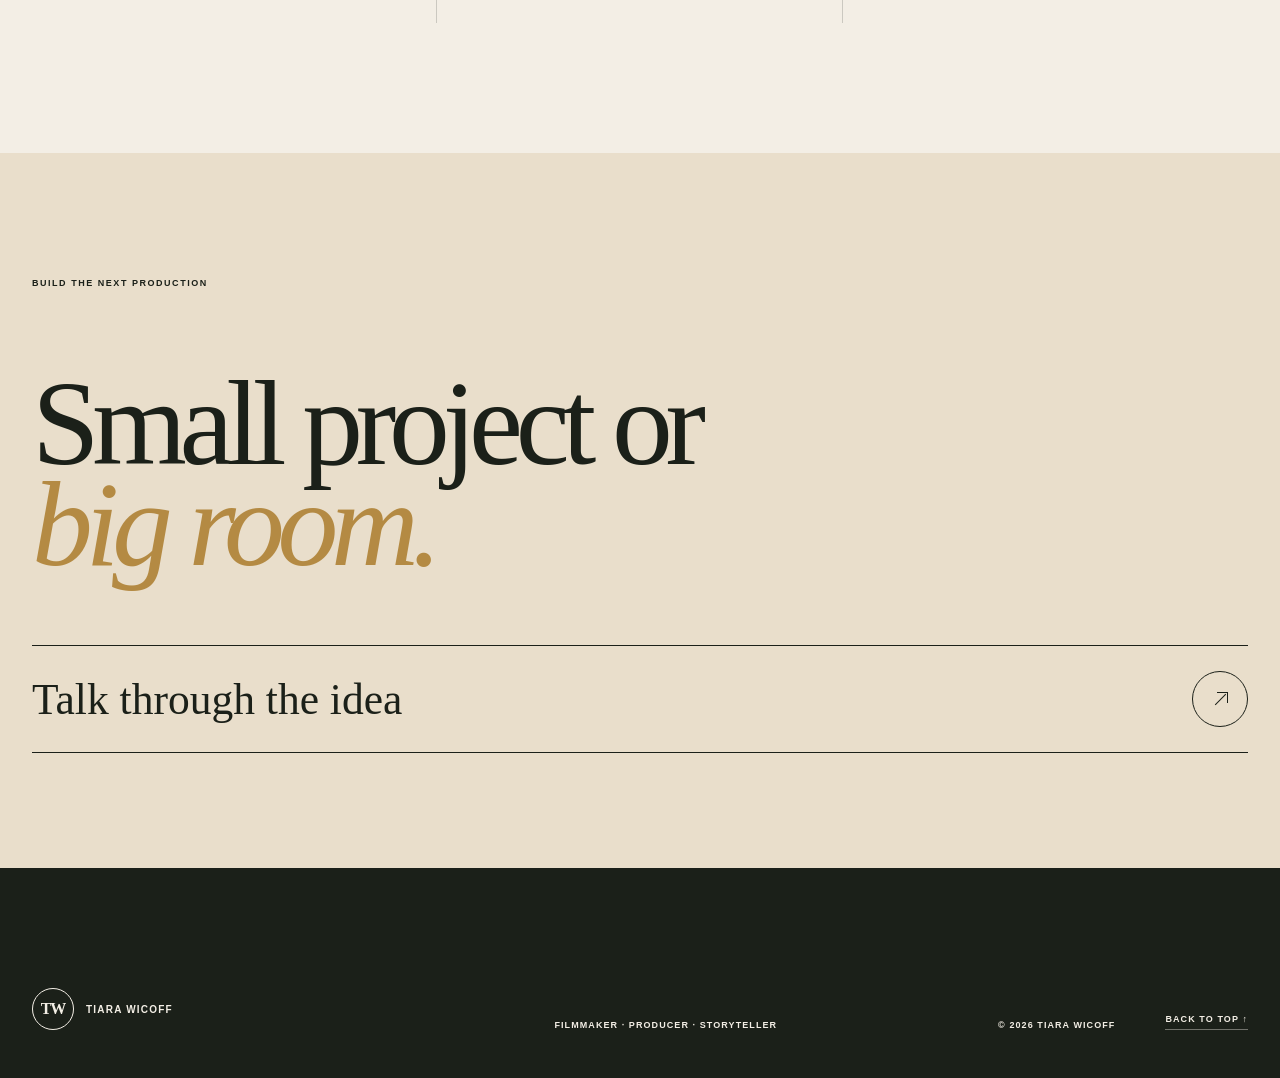
<file: producing.html>
<!doctype html>
<html lang="en">
<head>
  <meta charset="UTF-8"><meta name="viewport" content="width=device-width,initial-scale=1">
  <meta name="description" content="Video producing, live television direction, writing, camera, graphics, and post-production by Tiara Wicoff."><meta name="theme-color" content="#1b2019">
  <title>Video & Television Producing — Tiara Wicoff</title><link rel="icon" href="assets/favicon.svg" type="image/svg+xml"><link rel="stylesheet" href="service.css"><script src="service.js" defer></script><script src="motion.js" defer></script>
</head>
<body id="top" data-service="producing">
  <header class="service-header"><a class="service-brand" href="index.html"><span>TW</span><strong>Tiara Wicoff</strong></a><nav class="service-nav"><a href="index.html#work">Work</a><a href="about.html">About</a><a href="#contact">Contact</a><a class="header-project" href="mailto:TiaraWicoff@gmail.com">Start a project ↗</a></nav></header>
  <main>
    <section class="service-hero"><img class="hero-photo" data-hero src="" alt=""><div class="hero-content"><p class="service-eyebrow" data-eyebrow></p><h1 data-title></h1><div class="hero-foot"><p class="hero-intro" data-intro></p><a class="hero-scroll" href="#approach">Explore <span>↓</span></a></div></div></section>
    <section class="service-statement" id="approach"><p class="section-label">The full picture</p><div class="statement-copy"><h2 data-statement></h2><div class="statement-detail"><p data-detail-one></p><p data-detail-two></p></div></div></section>
    <section class="service-offerings"><div class="offerings-head"><p class="section-label">Production capabilities</p><h2>Creative direction.<br><em>Technical fluency.</em></h2></div><div class="offerings-list" data-offerings></div></section>
    <section class="scope-band"><p>From focused projects to full programs</p><div class="scope-list" data-scope></div></section>
    <section class="service-feature"><div class="feature-visual"><img data-feature-image src="" alt="" loading="lazy"></div><div class="feature-copy"><p class="section-label">Live experience</p><h2 data-feature-title></h2><p data-feature-one></p><p data-feature-two></p></div></section>
    <section class="service-process"><div class="process-head"><p class="section-label">The production arc</p><h2>A clear idea.<br>A prepared team.</h2></div><div class="process-grid"><article><span>01</span><h3>Develop</h3><p>Define the audience, format, voice, rundown, and production priorities.</p></article><article><span>02</span><h3>Produce</h3><p>Coordinate people, segments, technical needs, schedule, and the creative throughline.</p></article><article><span>03</span><h3>Direct & finish</h3><p>Guide the live or recorded production, then shape the material for final delivery.</p></article></div></section>
    <section class="service-contact" id="contact"><p class="section-label">Build the next production</p><h2>Small project or<br><em>big room.</em></h2><a class="contact-link" data-contact href="mailto:TiaraWicoff@gmail.com"><span>Talk through the idea</span><span>↗</span></a></section>
  </main>
  <footer class="service-footer"><a class="service-footer-brand" href="index.html"><span>TW</span><strong>Tiara Wicoff</strong></a><p>Filmmaker · Producer · Storyteller</p><p>© <span data-year></span> Tiara Wicoff</p><a href="#top">Back to top ↑</a></footer>
</body></html>
</file>
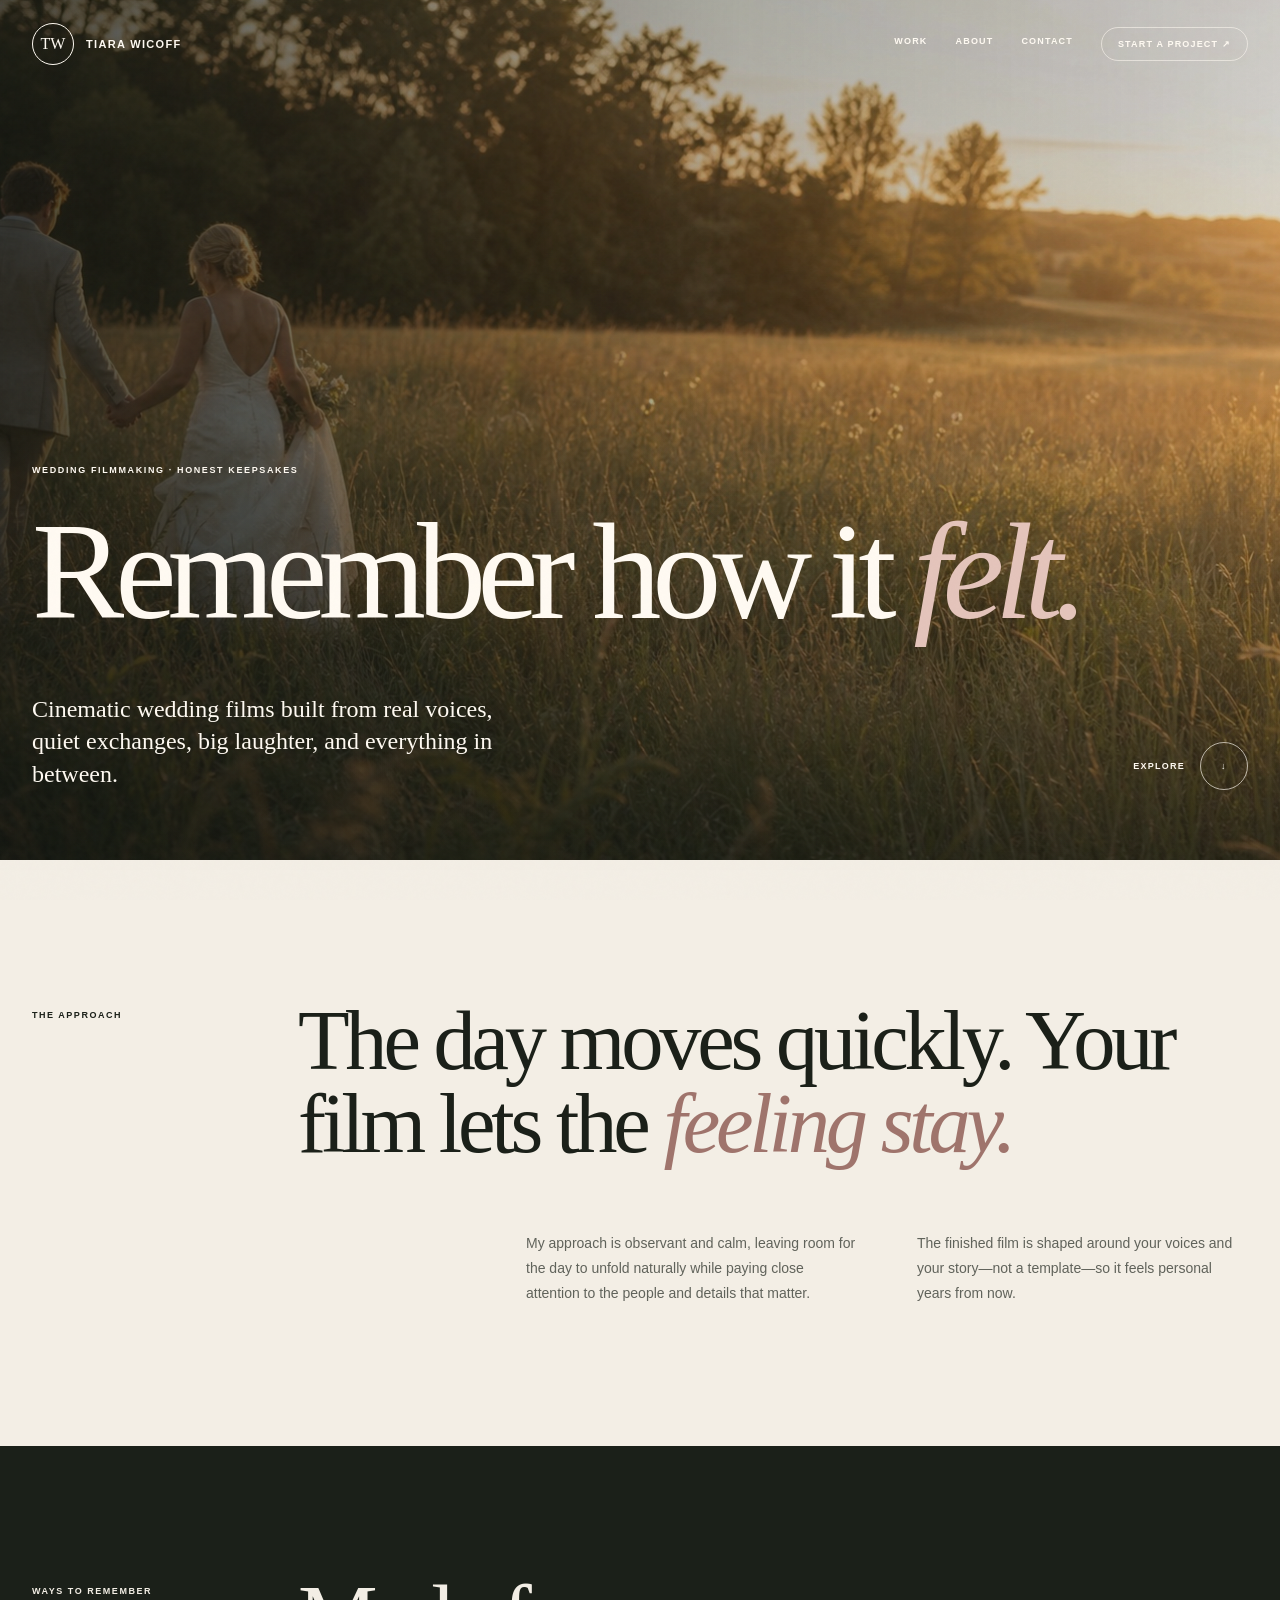
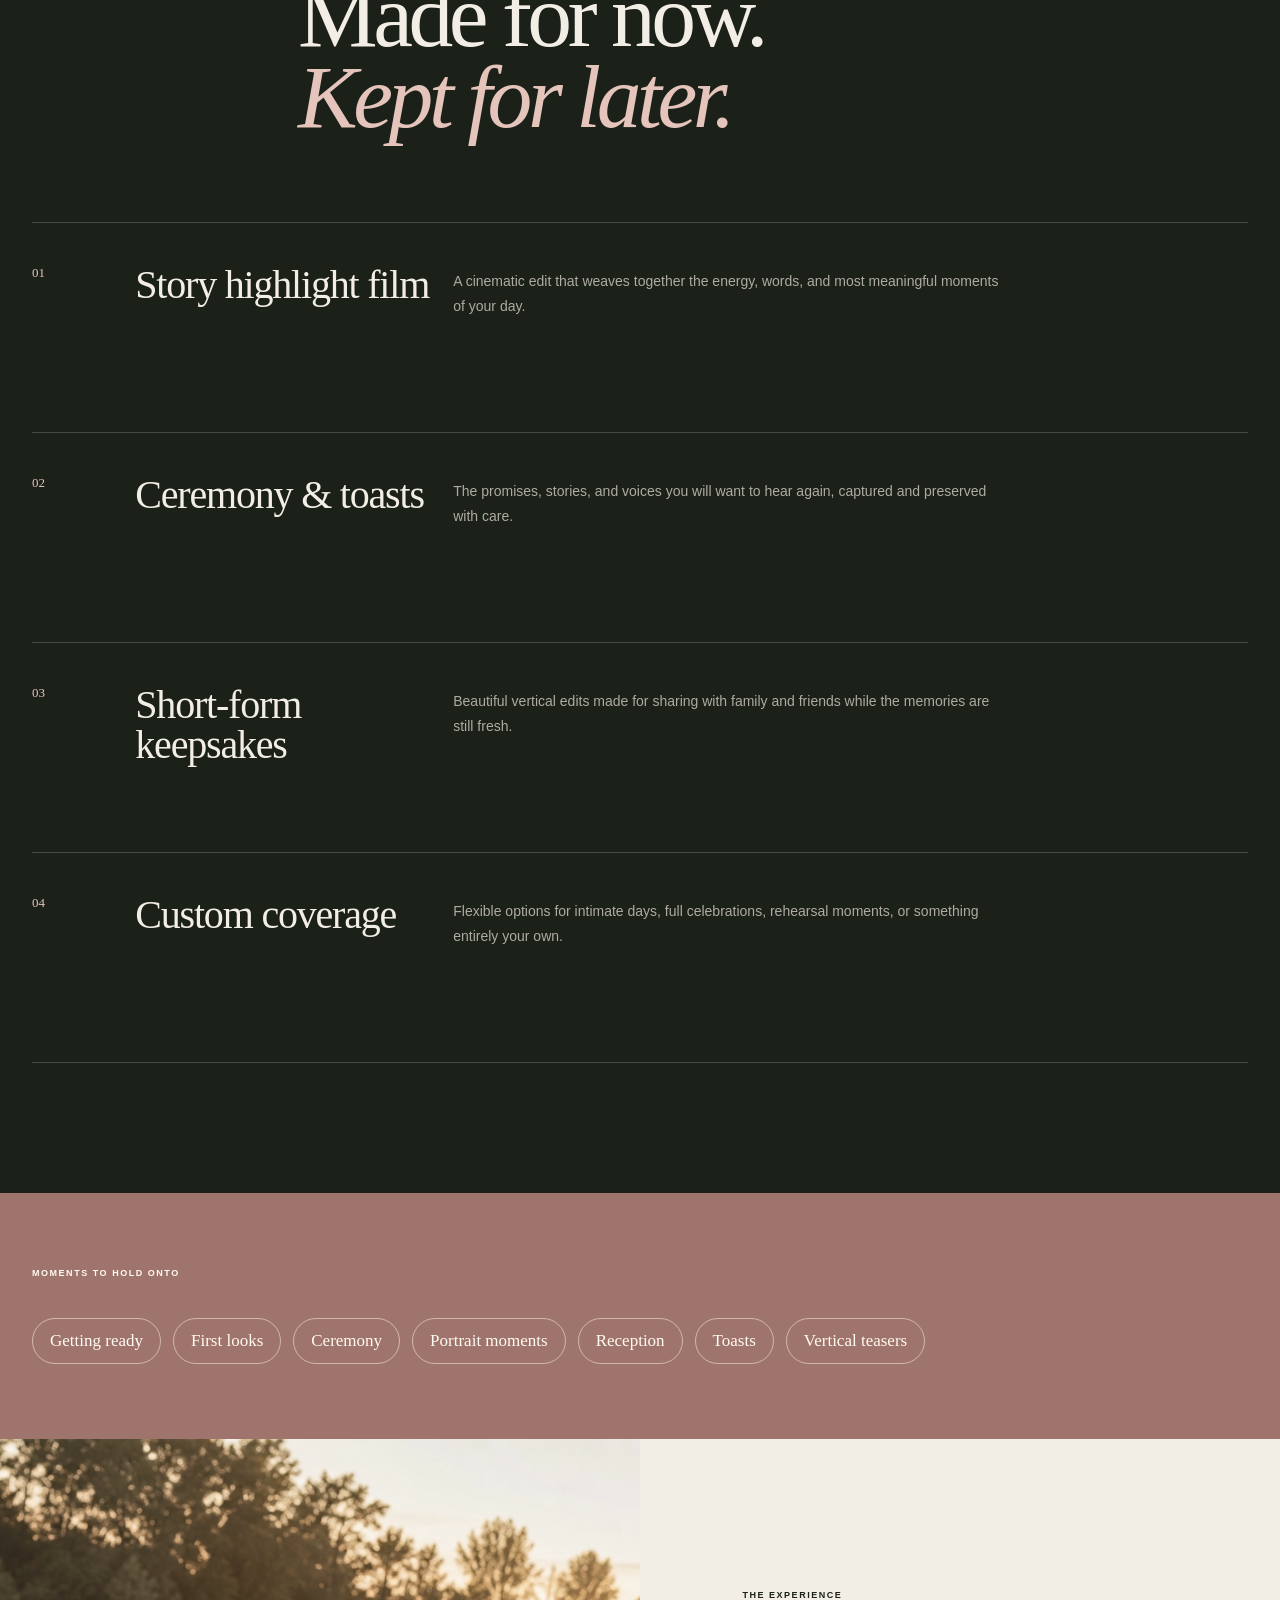
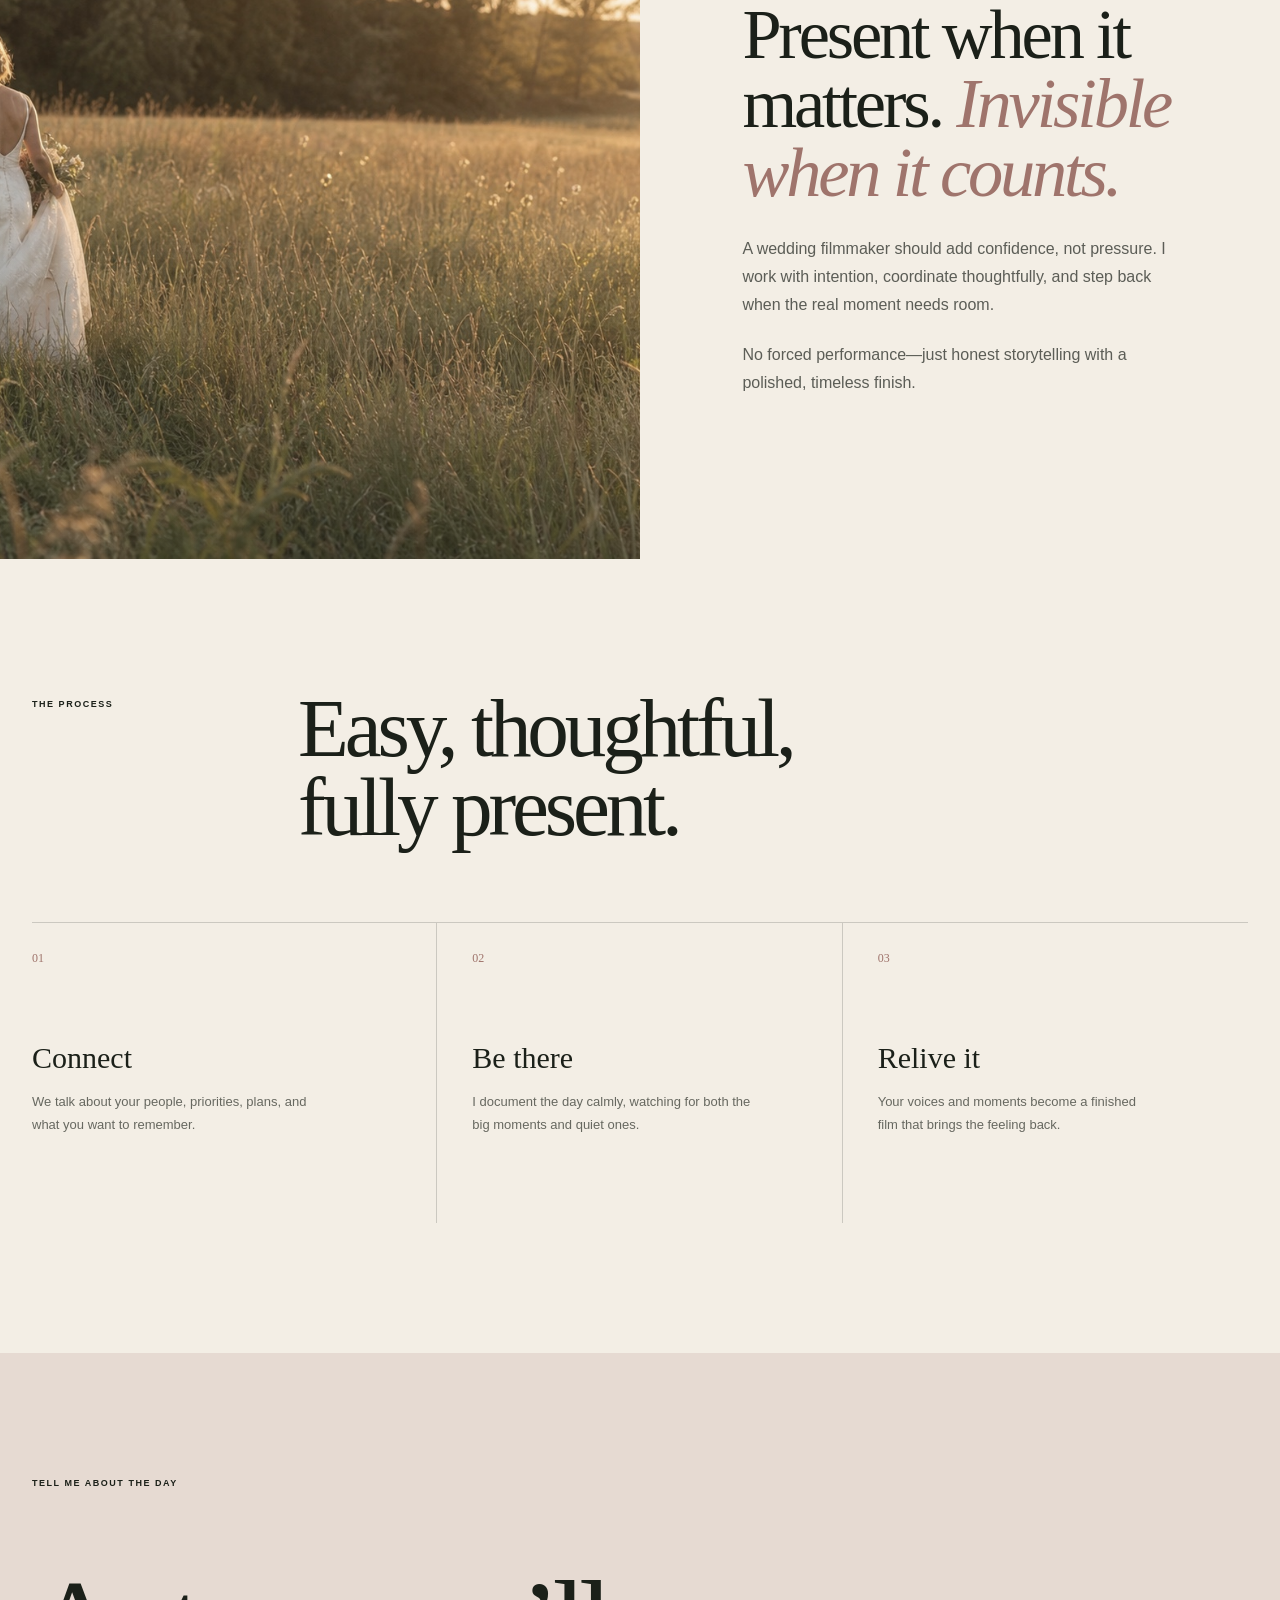
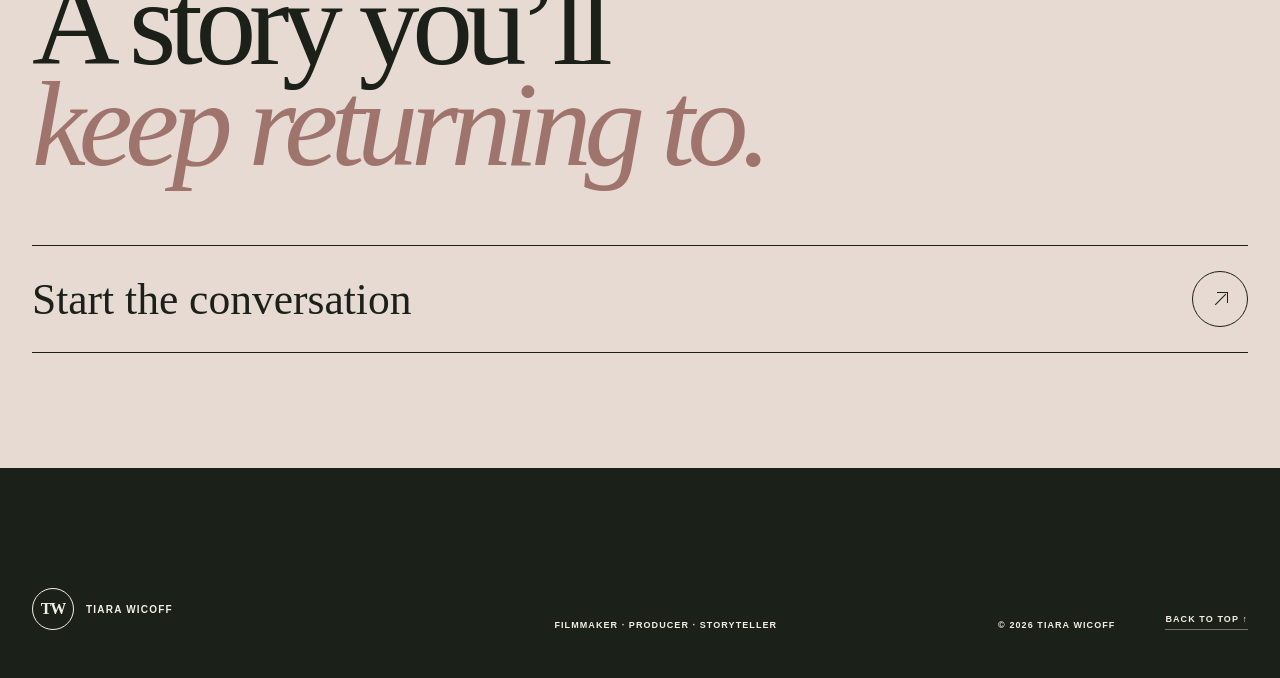
<file: weddings.html>
<!doctype html>
<html lang="en">
<head>
  <meta charset="UTF-8"><meta name="viewport" content="width=device-width,initial-scale=1">
  <meta name="description" content="Honest, cinematic wedding films by Tiara Wicoff."><meta name="theme-color" content="#1b2019">
  <title>Wedding Films — Tiara Wicoff</title><link rel="icon" href="assets/favicon.svg" type="image/svg+xml"><link rel="stylesheet" href="service.css"><script src="service.js" defer></script><script src="motion.js" defer></script>
</head>
<body id="top" data-service="weddings">
  <header class="service-header"><a class="service-brand" href="index.html"><span>TW</span><strong>Tiara Wicoff</strong></a><nav class="service-nav"><a href="index.html#work">Work</a><a href="about.html">About</a><a href="#contact">Contact</a><a class="header-project" href="mailto:TiaraWicoff@gmail.com">Start a project ↗</a></nav></header>
  <main>
    <section class="service-hero"><img class="hero-photo" data-hero src="" alt=""><div class="hero-content"><p class="service-eyebrow" data-eyebrow></p><h1 data-title></h1><div class="hero-foot"><p class="hero-intro" data-intro></p><a class="hero-scroll" href="#approach">Explore <span>↓</span></a></div></div></section>
    <section class="service-statement" id="approach"><p class="section-label">The approach</p><div class="statement-copy"><h2 data-statement></h2><div class="statement-detail"><p data-detail-one></p><p data-detail-two></p></div></div></section>
    <section class="service-offerings"><div class="offerings-head"><p class="section-label">Ways to remember</p><h2>Made for now.<br><em>Kept for later.</em></h2></div><div class="offerings-list" data-offerings></div></section>
    <section class="scope-band"><p>Moments to hold onto</p><div class="scope-list" data-scope></div></section>
    <section class="service-feature"><div class="feature-visual"><img data-feature-image src="" alt="" loading="lazy"></div><div class="feature-copy"><p class="section-label">The experience</p><h2 data-feature-title></h2><p data-feature-one></p><p data-feature-two></p></div></section>
    <section class="service-process"><div class="process-head"><p class="section-label">The process</p><h2>Easy, thoughtful,<br>fully present.</h2></div><div class="process-grid"><article><span>01</span><h3>Connect</h3><p>We talk about your people, priorities, plans, and what you want to remember.</p></article><article><span>02</span><h3>Be there</h3><p>I document the day calmly, watching for both the big moments and quiet ones.</p></article><article><span>03</span><h3>Relive it</h3><p>Your voices and moments become a finished film that brings the feeling back.</p></article></div></section>
    <section class="service-contact" id="contact"><p class="section-label">Tell me about the day</p><h2>A story you’ll<br><em>keep returning to.</em></h2><a class="contact-link" data-contact href="mailto:TiaraWicoff@gmail.com"><span>Start the conversation</span><span>↗</span></a></section>
  </main>
  <footer class="service-footer"><a class="service-footer-brand" href="index.html"><span>TW</span><strong>Tiara Wicoff</strong></a><p>Filmmaker · Producer · Storyteller</p><p>© <span data-year></span> Tiara Wicoff</p><a href="#top">Back to top ↑</a></footer>
</body></html>
</file>
<file: landing.css>
:root {
  --paper: #f3eee5;
  --ink: #1b2019;
  --olive: #5e6545;
  --sage: #a7a887;
  --rust: #a45f40;
  --blue: #4a6371;
  --rose: #a77a72;
  --gold: #bd9a57;
  --line: rgba(27, 32, 25, 0.18);
  --serif: "Iowan Old Style", Baskerville, "Times New Roman", serif;
  --sans: "Avenir Next", "Helvetica Neue", Arial, sans-serif;
  --page: min(1320px, calc(100vw - 64px));
}

* { box-sizing: border-box; }
html { scroll-behavior: smooth; }
body {
  margin: 0;
  overflow-x: hidden;
  background: var(--paper);
  color: var(--ink);
  font-family: var(--sans);
  -webkit-font-smoothing: antialiased;
}
body::before {
  position: fixed;
  inset: 0;
  z-index: 50;
  pointer-events: none;
  opacity: .09;
  content: "";
  background-image: url("data:image/svg+xml,%3Csvg viewBox='0 0 180 180' xmlns='http://www.w3.org/2000/svg'%3E%3Cfilter id='n'%3E%3CfeTurbulence type='fractalNoise' baseFrequency='.85' numOctaves='4' stitchTiles='stitch'/%3E%3C/filter%3E%3Crect width='100%25' height='100%25' filter='url(%23n)' opacity='.2'/%3E%3C/svg%3E");
}
a { color: inherit; text-decoration: none; }
img { display: block; max-width: 100%; }
button { color: inherit; font: inherit; }
.sr-only {
  position: absolute; width: 1px; height: 1px; padding: 0; margin: -1px;
  overflow: hidden; clip: rect(0,0,0,0); white-space: nowrap; border: 0;
}
.skip-link {
  position: fixed; top: 10px; left: 10px; z-index: 100; padding: 10px 16px;
  transform: translateY(-160%); background: var(--ink); color: var(--paper);
}
.skip-link:focus { transform: translateY(0); }

.landing-header {
  position: fixed;
  top: 0; left: 0; z-index: 30;
  display: grid;
  width: 100%; height: 88px;
  padding: 0 max(32px, calc((100vw - 1400px) / 2));
  grid-template-columns: 1fr auto 1fr;
  align-items: center;
  border-bottom: 1px solid transparent;
  color: var(--paper);
  transition: height .25s ease, background .25s ease, border-color .25s ease, color .25s ease;
}
.landing-header.scrolled {
  height: 72px;
  border-color: var(--line);
  background: rgba(243, 238, 229, .92);
  color: var(--ink);
  backdrop-filter: blur(14px);
}
.landing-brand { display: flex; width: max-content; align-items: center; gap: 12px; }
.brand-seal {
  display: grid; width: 42px; height: 42px; place-items: center;
  border: 1px solid currentColor; border-radius: 50%;
  font-family: var(--serif); font-size: 16px; letter-spacing: -1px;
}
.landing-brand > span:last-child {
  font-size: 12px; font-weight: 700; letter-spacing: .1em; text-transform: uppercase;
}
.landing-nav { display: flex; gap: 38px; }
.landing-nav a {
  position: relative; padding: 8px 0; font-size: 10px; font-weight: 700;
  letter-spacing: .14em; text-transform: uppercase;
}
.landing-nav a::after {
  position: absolute; right: 0; bottom: 2px; left: 0; height: 1px;
  transform: scaleX(0); transform-origin: right; background: currentColor; content: "";
  transition: transform .2s ease;
}
.landing-nav a:hover::after { transform: scaleX(1); transform-origin: left; }
.header-contact {
  justify-self: end; padding: 12px 18px; border: 1px solid currentColor; border-radius: 100px;
  font-size: 11px; font-weight: 700; letter-spacing: .05em;
  transition: background .2s ease, color .2s ease;
}
.header-contact:hover { background: var(--ink); color: var(--paper); }
.header-contact span { display: inline-block; margin-left: 8px; transition: transform .2s ease; }
.header-contact:hover span { transform: translate(3px,-3px); }
.nav-toggle, .landing-menu { display: none; }

.landing-hero {
  position: relative;
  display: flex;
  min-height: 980px;
  padding: 140px max(32px, calc((100vw - 1320px) / 2)) 70px;
  overflow: hidden;
  flex-direction: column;
  justify-content: center;
  border-bottom: 1px solid rgba(243,238,229,.18);
  background: var(--ink); color: var(--paper);
}
.hero-backdrop {
  position: absolute; inset: 0; z-index: 0; margin: 0; overflow: hidden;
}
.hero-backdrop::after {
  position: absolute; inset: 0;
  background:
    linear-gradient(90deg,rgba(13,16,12,.48),rgba(13,16,12,.19) 48%,rgba(13,16,12,.45)),
    linear-gradient(180deg,rgba(13,16,12,.18),rgba(13,16,12,.08) 48%,rgba(13,16,12,.68));
  content: "";
}
.hero-backdrop img {
  width: 100%; height: 100%; object-fit: cover; object-position: center;
  filter: saturate(.76) contrast(1.03); transform: scale(1.025);
}
.hero-meta {
  position: absolute; top: 135px; left: max(32px, calc((100vw - 1320px) / 2)); z-index: 1;
  display: flex; width: auto; align-items: center; gap: 32px;
  font-size: 10px; font-weight: 700; letter-spacing: .15em; text-transform: uppercase;
}
.hero-title { position: relative; z-index: 1; width: 100%; margin-top: 34px; }
.title-line {
  margin: 0; font-family: var(--serif); font-size: clamp(110px, 12.8vw, 194px);
  font-weight: 400; letter-spacing: -.065em; line-height: .71;
  text-shadow: 0 2px 28px rgba(8,10,8,.22);
}
.line-one { padding-left: 2%; }
.line-two { padding-left: 24%; }
.line-three { padding-left: 45%; }
.title-line em { color: #c8c6a6; font-weight: 400; }
.hero-orbit {
  position: absolute; top: 31%; right: 12%; z-index: 1;
  display: grid; width: 120px; height: 120px; place-items: center;
  border-radius: 50%; background: var(--olive); color: var(--paper);
}
.hero-orbit svg { position: absolute; inset: 8px; width: calc(100% - 16px); animation: spin 20s linear infinite; }
.hero-orbit text { fill: var(--paper); font-family: var(--sans); font-size: 9px; font-weight: 700; letter-spacing: 1.9px; }
.orbit-dot { width: 8px; height: 8px; border-radius: 50%; background: var(--paper); }
@keyframes spin { to { transform: rotate(360deg); } }
.hero-bottom {
  position: relative; z-index: 1;
  display: flex; width: 100%; margin-top: 90px; padding-left: 8%;
  align-items: flex-end; justify-content: space-between;
}
.hero-intro { max-width: 410px; margin: 0; font-family: var(--serif); font-size: 24px; line-height: 1.35; }
.explore-link { display: flex; align-items: center; gap: 16px; font-size: 10px; font-weight: 700; letter-spacing: .12em; text-transform: uppercase; }
.circle-arrow {
  display: grid; width: 50px; height: 50px; place-items: center;
  border: 1px solid currentColor; border-radius: 50%; font-size: 16px;
  transition: background .2s ease, color .2s ease, transform .2s ease;
}
.explore-link:hover .circle-arrow { transform: translateY(4px); background: var(--paper); color: var(--ink); }
.hero-stamp {
  position: absolute; right: 3%; bottom: 54px; z-index: 1;
  display: flex; transform: rotate(-6deg); flex-direction: column; align-items: center;
  font-size: 10px; font-weight: 700; letter-spacing: .14em; text-transform: uppercase;
}
.hero-stamp strong { color: var(--rust); font-family: "Snell Roundhand", "Segoe Script", cursive; font-size: 35px; font-weight: 400; letter-spacing: 0; text-transform: none; }

.discipline-intro {
  display: grid; width: var(--page); margin: 0 auto; padding: 130px 0 100px;
  grid-template-columns: .28fr 1fr;
}
.section-index { display: flex; align-items: flex-start; gap: 13px; }
.section-index > span {
  display: grid; width: 34px; height: 34px; place-items: center;
  border: 1px solid var(--line); border-radius: 50%; font-family: var(--serif); font-size: 11px;
}
.section-index p { margin: 11px 0 0; font-size: 10px; font-weight: 700; letter-spacing: .15em; text-transform: uppercase; }
.discipline-heading h1 {
  margin: -14px 0 32px; font-family: var(--serif); font-size: clamp(60px, 7vw, 100px);
  font-weight: 400; letter-spacing: -.05em; line-height: .93;
}
.discipline-heading h1 em { color: var(--olive); font-weight: 400; }
.discipline-heading > p { max-width: 470px; margin: 0; color: rgba(27,32,25,.68); line-height: 1.7; }

.category-grid {
  display: grid; width: var(--page); margin: 0 auto 150px;
  grid-template-columns: repeat(2, 1fr); gap: 18px;
}
.category-card {
  --rx: 0deg;
  --ry: 0deg;
  --image-x: 0px;
  --image-y: 0px;
  position: relative; display: flex; min-height: 570px; padding: 30px;
  overflow: hidden; flex-direction: column; color: var(--paper);
  transform-style: preserve-3d;
  transition: transform .35s cubic-bezier(.22,1,.36,1), box-shadow .35s ease;
  will-change: transform;
}
.category-card:hover { box-shadow: 0 22px 44px rgba(27,32,25,.13); }
.card-top { position: relative; z-index: 2; display: flex; justify-content: space-between; font-size: 10px; font-weight: 700; letter-spacing: .15em; text-transform: uppercase; }
.card-main { position: relative; z-index: 2; margin-top: auto; }
.card-main p { max-width: 330px; margin: 0 0 26px; font-size: 13px; line-height: 1.65; }
.card-main h2 { margin: 0; font-family: var(--serif); font-size: clamp(60px, 6vw, 88px); font-weight: 400; letter-spacing: -.055em; line-height: .86; }
.card-arrow {
  position: absolute; right: 28px; bottom: 28px; z-index: 3;
  display: grid; width: 52px; height: 52px; place-items: center;
  border: 1px solid rgba(255,255,255,.55); border-radius: 50%;
  font-size: 0;
  transition: transform .25s ease, background .25s ease, color .25s ease;
}
.card-arrow::before {
  position: absolute; width: 10px; height: 10px;
  transform: translate(2px,-2px);
  border-top: 1px solid currentColor; border-right: 1px solid currentColor; content: "";
}
.card-arrow::after {
  position: absolute; width: 15px; height: 1px;
  transform: rotate(-45deg); background: currentColor; content: "";
}
.category-card:hover .card-arrow { transform: rotate(45deg); background: var(--paper); color: var(--ink); }
.card-image { position: absolute; inset: 0; }
.card-image::after { position: absolute; inset: 0; background: linear-gradient(180deg,rgba(27,32,25,.16),rgba(27,32,25,.78)); content: ""; }
.card-image img {
  width: 100%; height: 100%; object-fit: cover;
  transform: scale(1.045) translate3d(var(--image-x),var(--image-y),0);
  filter: saturate(.68) sepia(.08);
  transition: transform .65s cubic-bezier(.22,1,.36,1), filter .4s ease;
  will-change: transform;
}
.category-card:hover .card-image img { transform: scale(1.085) translate3d(var(--image-x),var(--image-y),0); filter: saturate(.82) sepia(.03); }
.card-business .card-image::after { background: linear-gradient(180deg,rgba(89,41,27,.18),rgba(75,35,23,.85)); }
.card-wedding .card-image::after { background: linear-gradient(180deg,rgba(78,49,43,.1),rgba(76,46,43,.78)); }
.card-wedding .card-image img { object-position: left center; }
.card-music .card-image::after { background: linear-gradient(180deg,rgba(18,36,47,.12),rgba(19,37,48,.86)); }
.card-producing .card-image::after { background: linear-gradient(180deg,rgba(36,28,14,.12),rgba(39,30,16,.83)); }
.card-custom .card-image::after { background: linear-gradient(180deg,rgba(36,44,25,.12),rgba(36,43,26,.84)); }
.card-business { background: var(--rust); }
.card-wedding { background: var(--rose); color: #fff8f0; }
.card-music { background: var(--blue); }
.card-producing { background: var(--gold); color: var(--paper); }
.card-custom { background: var(--olive); }
.card-shape { position: absolute; inset: 0; overflow: hidden; pointer-events: none; }
.shape-business { display: grid; place-items: center; }
.shape-business span { color: rgba(243,238,229,.1); font-family: var(--serif); font-size: 480px; line-height: 1; }
.shape-wedding .ring {
  position: absolute; width: 360px; height: 360px; border: 1px solid rgba(255,248,240,.25); border-radius: 50%;
}
.ring-one { top: 55px; left: 100px; }
.ring-two { top: 150px; left: 240px; }
.shape-music { display: flex; padding: 110px 45px; align-items: center; justify-content: center; gap: 18px; }
.shape-music i { display: block; width: 9%; border-radius: 100px; background: rgba(243,238,229,.14); }
.shape-music i:nth-child(1), .shape-music i:nth-child(6) { height: 80px; }
.shape-music i:nth-child(2), .shape-music i:nth-child(5) { height: 190px; }
.shape-music i:nth-child(3), .shape-music i:nth-child(4) { height: 300px; }
.shape-producing { display: flex; padding: 130px 60px; align-items: center; justify-content: center; }
.shape-producing span { font-size: 10px; font-weight: 800; letter-spacing: .15em; }
.shape-producing i { width: 80px; height: 1px; margin: 0 10px; background: rgba(243,238,229,.34); }
.shape-custom { display: grid; place-items: center; }
.shape-custom span { color: rgba(243,238,229,.1); font-family: var(--serif); font-size: 430px; line-height: 1; }
.card-producing .card-arrow { border-color: rgba(243,238,229,.55); }
.card-producing:hover .card-arrow { background: var(--paper); color: var(--ink); }

.about-strip { display: grid; scroll-margin-top: 72px; grid-template-columns: minmax(380px,.7fr) 1.3fr; grid-template-rows: auto; align-items: stretch; background: var(--ink); color: var(--paper); }
.about-image {
  position: relative; width: 100%; height: auto; min-height: 0; margin: 0;
  overflow: hidden; align-self: stretch;
}
.about-image::after { position: absolute; inset: 0; background: linear-gradient(180deg,transparent 55%,rgba(27,32,25,.25)); content: ""; }
.about-image img {
  position: absolute; inset: 0;
  width: 100%; height: 100%; object-fit: contain; object-position: left center;
  filter: saturate(.72) sepia(.04);
}
.about-copy { display: flex; padding: 240px clamp(55px,8vw,140px); flex-direction: column; justify-content: center; }
.mini-label { margin: 0 0 40px; font-size: 10px; font-weight: 700; letter-spacing: .16em; text-transform: uppercase; opacity: .6; }
.about-copy h2 { margin: 0 0 22px; font-family: var(--serif); font-size: clamp(58px,6vw,86px); font-weight: 400; letter-spacing: -.05em; }
.about-lead { max-width: 540px; margin: 0 0 24px; color: var(--sage); font-family: var(--serif); font-size: 27px; line-height: 1.3; }
.about-copy > p:not(.mini-label,.about-lead) { max-width: 520px; margin: 0 0 34px; color: rgba(243,238,229,.72); font-size: 14px; line-height: 1.75; }
.text-button { width: max-content; padding-bottom: 7px; border-bottom: 1px solid rgba(243,238,229,.6); font-size: 10px; font-weight: 700; letter-spacing: .12em; text-transform: uppercase; }
.text-button span { display: inline-block; margin-left: 12px; transition: transform .2s ease; }
.text-button:hover span { transform: translate(4px,-4px); }

.landing-contact { min-height: 750px; padding: 120px max(32px, calc((100vw - 1320px) / 2)); }
.contact-meta { display: flex; justify-content: space-between; font-size: 10px; font-weight: 700; letter-spacing: .15em; text-transform: uppercase; }
.landing-contact h2 { margin: 100px 0 72px; font-family: var(--serif); font-size: clamp(80px,10.5vw,150px); font-weight: 400; letter-spacing: -.06em; line-height: .8; }
.landing-contact h2 em { color: var(--olive); font-weight: 400; }
.big-email { display: flex; padding: 26px 0; align-items: center; justify-content: space-between; border-top: 1px solid var(--ink); border-bottom: 1px solid var(--ink); font-family: var(--serif); font-size: clamp(28px,3.6vw,50px); }
.big-email span:last-child { display: grid; width: 58px; height: 58px; place-items: center; border: 1px solid; border-radius: 50%; font-family: var(--sans); font-size: 18px; transition: transform .2s ease, background .2s ease, color .2s ease; }
.big-email span:last-child { position: relative; font-size: 0; }
.big-email span:last-child::before {
  position: absolute; width: 10px; height: 10px; transform: translate(2px,-2px);
  border-top: 1px solid currentColor; border-right: 1px solid currentColor; content: "";
}
.big-email span:last-child::after {
  position: absolute; width: 15px; height: 1px; transform: rotate(-45deg);
  background: currentColor; content: "";
}
.big-email:hover span:last-child { transform: rotate(45deg); background: var(--ink); color: var(--paper); }
.contact-bottom { display: flex; margin-top: 24px; justify-content: flex-end; gap: 28px; font-size: 10px; font-weight: 700; letter-spacing: .1em; text-transform: uppercase; }
.contact-bottom button { padding: 0; border: 0; border-bottom: 1px solid; background: none; cursor: pointer; text-transform: uppercase; }

.landing-footer { display: grid; min-height: 210px; padding: 48px max(32px, calc((100vw - 1320px) / 2)); grid-template-columns: 1.2fr 1fr auto auto; align-items: end; gap: 55px; background: var(--ink); color: var(--paper); font-size: 10px; letter-spacing: .12em; text-transform: uppercase; }
.landing-footer p { margin: 0; }
.landing-footer > a:last-child { padding-bottom: 5px; border-bottom: 1px solid rgba(243,238,229,.4); }
.toast { position: fixed; right: 24px; bottom: 24px; z-index: 60; padding: 14px 18px; transform: translateY(24px); opacity: 0; background: var(--ink); color: var(--paper); font-size: 11px; pointer-events: none; transition: opacity .2s ease, transform .2s ease; }
.toast.visible { transform: translateY(0); opacity: 1; }
.scroll-progress {
  position: fixed; top: 0; left: 0; z-index: 80; width: 100%; height: 2px;
  transform: scaleX(0); transform-origin: left; background: var(--rust);
  pointer-events: none; will-change: transform;
}
.reveal { opacity: 0; transform: translateY(25px); transition: opacity .8s cubic-bezier(.22,1,.36,1), transform .8s cubic-bezier(.22,1,.36,1); }
.reveal.visible { opacity: 1; transform: translateY(0); }
.category-card.reveal.visible {
  transform: perspective(1100px) rotateX(var(--rx)) rotateY(var(--ry)) translateY(-2px);
}

@media (max-width: 800px) {
  :root { --page: calc(100vw - 36px); }
  .landing-header, .landing-header.scrolled { height: 70px; padding: 0 18px; grid-template-columns: 1fr auto; }
  .landing-brand > span:last-child, .landing-nav, .header-contact { display: none; }
  .nav-toggle { position: relative; z-index: 3; display: flex; width: 42px; height: 42px; padding: 10px 8px; flex-direction: column; justify-content: center; gap: 7px; border: 0; background: none; }
  .nav-toggle i { display: block; width: 100%; height: 1px; background: currentColor; transition: transform .2s ease; }
  .nav-toggle[aria-expanded="true"] i:first-of-type { transform: translateY(4px) rotate(45deg); }
  .nav-toggle[aria-expanded="true"] i:last-of-type { transform: translateY(-4px) rotate(-45deg); }
  .landing-menu { position: fixed; top: 0; left: 0; display: flex; width: 100vw; height: 100dvh; padding: 115px 22px 36px; transform: translateY(-105%); flex-direction: column; gap: 12px; overflow-y: auto; background: var(--paper); color: var(--ink); transition: transform .35s cubic-bezier(.22,1,.36,1); }
  .landing-menu.open { transform: translateY(0); }
  .landing-menu a { padding: 10px 0; border-bottom: 1px solid var(--line); font-family: var(--serif); font-size: 42px; }
  .landing-menu .menu-email { margin-top: auto; font-family: var(--sans); font-size: 10px; font-weight: 700; letter-spacing: .12em; text-transform: uppercase; }
  body.menu-open { overflow: hidden; }
  body.menu-open .landing-header { color: var(--ink); }
  .landing-hero { min-height: 880px; padding: 115px 18px 56px; justify-content: flex-start; }
  .hero-backdrop img { object-position: 57% center; }
  .hero-meta { position: static; width: 100%; margin-bottom: 80px; gap: 20px; font-size: 9px; }
  .hero-title { margin-top: 0; }
  .title-line { font-size: clamp(68px,23vw,91px); line-height: .81; }
  .line-one { padding-left: 0; }
  .line-two { padding-left: 10%; }
  .line-three { padding-left: 20%; }
  .hero-orbit { top: 35%; right: -25px; width: 92px; height: 92px; }
  .hero-bottom { margin-top: 60px; padding-left: 0; align-items: flex-start; flex-direction: column; gap: 34px; }
  .hero-intro { max-width: 300px; font-size: 20px; }
  .hero-stamp { right: 18px; bottom: 58px; }
  .discipline-intro { display: block; padding: 88px 0 64px; }
  .discipline-heading h1 { margin: 48px 0 28px; font-size: 54px; }
  .category-grid { margin-bottom: 90px; grid-template-columns: 1fr; }
  .category-card { min-height: 500px; padding: 24px; }
  .card-main h2 { padding-right: 50px; font-size: 58px; }
  .shape-business span, .shape-custom span { font-size: 330px; }
  .shape-wedding .ring { width: 270px; height: 270px; }
  .ring-one { left: 20px; } .ring-two { left: 130px; }
  .about-strip { display: flex; min-height: auto; flex-direction: column; }
  .about-image { width: 100%; height: auto; min-height: 0; margin: 0; aspect-ratio: 937 / 1678; }
  .about-copy { padding: 220px 18px 250px; }
  .about-copy h2 { font-size: 56px; }
  .landing-contact { min-height: auto; padding: 90px 18px; }
  .contact-meta { align-items: flex-start; flex-direction: column; gap: 10px; }
  .landing-contact h2 { margin: 80px 0 60px; font-size: 68px; }
  .big-email { gap: 14px; overflow-wrap: anywhere; font-size: 23px; }
  .big-email span:last-child { width: 44px; min-width: 44px; height: 44px; }
  .landing-footer { display: flex; min-height: 320px; padding: 45px 18px; align-items: flex-start; flex-direction: column; gap: 34px; }
  .landing-footer > p:nth-of-type(2) { margin-top: auto; }
  .landing-footer > a:last-child { align-self: flex-end; }
}

@media (prefers-reduced-motion: reduce) {
  *, *::before, *::after { scroll-behavior: auto !important; animation-duration: .01ms !important; animation-iteration-count: 1 !important; transition-duration: .01ms !important; }
  .reveal { opacity: 1; transform: none; }
}
</file>
<file: about.css>
:root {
  --paper:#f3eee5; --ink:#1b2019; --olive:#5e6545; --rust:#a45f40;
  --line:rgba(27,32,25,.18); --serif:"Iowan Old Style",Baskerville,"Times New Roman",serif;
  --sans:"Avenir Next","Helvetica Neue",Arial,sans-serif; --page:min(1260px,calc(100vw - 64px));
}
*{box-sizing:border-box} html{scroll-behavior:smooth}
body{margin:0;overflow-x:hidden;background:var(--paper);color:var(--ink);font-family:var(--sans);-webkit-font-smoothing:antialiased}
body::before{position:fixed;inset:0;z-index:30;pointer-events:none;opacity:.09;content:"";background-image:url("data:image/svg+xml,%3Csvg viewBox='0 0 180 180' xmlns='http://www.w3.org/2000/svg'%3E%3Cfilter id='n'%3E%3CfeTurbulence type='fractalNoise' baseFrequency='.85' numOctaves='4' stitchTiles='stitch'/%3E%3C/filter%3E%3Crect width='100%25' height='100%25' filter='url(%23n)' opacity='.2'/%3E%3C/svg%3E")}
a{color:inherit;text-decoration:none} img{display:block;max-width:100%}
.about-header{position:absolute;top:0;left:0;z-index:10;display:flex;width:100%;height:88px;padding:0 max(32px,calc((100vw - 1380px)/2));align-items:center;justify-content:space-between}
.about-brand{display:flex;align-items:center;gap:12px}.about-brand span{display:grid;width:42px;height:42px;place-items:center;border:1px solid;border-radius:50%;font-family:var(--serif);font-size:16px}.about-brand strong{font-size:11px;letter-spacing:.12em;text-transform:uppercase}
.about-header nav{display:flex;align-items:center;gap:30px;font-size:9px;font-weight:700;letter-spacing:.13em;text-transform:uppercase}.about-contact-link{padding:11px 16px;border:1px solid;border-radius:50px}
.about-hero{display:grid;min-height:1120px;padding:145px max(32px,calc((100vw - 1380px)/2)) 70px;grid-template-columns:.95fr 1.05fr;align-items:center;gap:6vw}
.hero-copy{padding-left:3vw}.eyebrow,.section-label{margin:0 0 40px;font-size:9px;font-weight:700;letter-spacing:.17em;text-transform:uppercase}
.hero-copy h1{max-width:680px;margin:0;font-family:var(--serif);font-size:clamp(70px,7.7vw,110px);font-weight:400;letter-spacing:-.06em;line-height:.88}.hero-copy h1 em,.about-intro h2 em,.experience-heading h2 em,.about-values h2 em,.about-cta h2 em{color:var(--olive);font-weight:400}
.hero-intro{max-width:510px;margin:42px 0 0;font-family:var(--serif);font-size:23px;line-height:1.4}
.hero-visual{position:relative;width:min(100%,560px);height:900px;overflow:hidden;justify-self:center;border-radius:380px 380px 6px 6px}.hero-visual::after{position:absolute;inset:0;background:linear-gradient(180deg,transparent 60%,rgba(27,32,25,.2));content:""}.hero-visual>img{width:100%;height:calc(100% + 80px);object-fit:cover;object-position:center top;filter:saturate(.78);transform-origin:center top}
.experience-badge{position:absolute;left:25px;bottom:24px;z-index:2;display:flex;padding:20px 24px;align-items:center;gap:16px;background:var(--paper);color:var(--ink)}.experience-badge strong{font-family:var(--serif);font-size:50px;font-weight:400}.experience-badge span{font-size:8px;font-weight:700;letter-spacing:.12em;line-height:1.5;text-transform:uppercase}
.about-intro{display:grid;width:var(--page);margin:0 auto;padding:140px 0;grid-template-columns:.28fr 1fr}.about-intro h2{margin:0;font-family:var(--serif);font-size:clamp(56px,6.6vw,92px);font-weight:400;letter-spacing:-.05em;line-height:.98}
.intro-columns{display:grid;margin-top:65px;padding-left:20%;grid-template-columns:1fr 1fr;gap:60px}.intro-columns p{margin:0;color:rgba(27,32,25,.7);font-size:14px;line-height:1.8}
.experience-banner{display:grid;padding:70px max(32px,calc((100vw - 1260px)/2));grid-template-columns:repeat(3,1fr);background:var(--olive);color:var(--paper)}
.experience-banner>div{display:flex;padding:0 50px;align-items:center;gap:24px;border-right:1px solid rgba(243,238,229,.25)}.experience-banner>div:first-child{padding-left:0}.experience-banner>div:last-child{border-right:0}
.experience-banner strong{font-family:var(--serif);font-size:53px;font-weight:400;line-height:1}.experience-banner span{font-size:9px;font-weight:700;letter-spacing:.12em;line-height:1.6;text-transform:uppercase}
.experience-section{padding:140px max(32px,calc((100vw - 1260px)/2));background:var(--ink);color:var(--paper)}
.experience-heading{display:grid;margin-bottom:90px;grid-template-columns:.28fr 1fr}.experience-heading h2{margin:0;font-family:var(--serif);font-size:clamp(57px,7vw,96px);font-weight:400;letter-spacing:-.05em;line-height:.92}.experience-heading h2 em{color:#a7a887}
.experience-list{display:grid;grid-template-columns:repeat(2,1fr);border-top:1px solid rgba(243,238,229,.2);border-left:1px solid rgba(243,238,229,.2)}
.experience-list article{position:relative;min-height:300px;padding:34px 42px;border-right:1px solid rgba(243,238,229,.2);border-bottom:1px solid rgba(243,238,229,.2);overflow:hidden;transition:background .3s ease}
.experience-list article::before{position:absolute;inset:0;opacity:0;pointer-events:none;content:"";background:radial-gradient(360px circle at var(--pointer-x,50%) var(--pointer-y,50%),rgba(255,255,255,.08),transparent 65%);transition:opacity .25s ease}.experience-list article.pointer-active::before{opacity:1}
.experience-list article>span{color:#a7a887;font-family:var(--serif);font-size:12px}.experience-list h3{max-width:450px;margin:55px 0 18px;font-family:var(--serif);font-size:37px;font-weight:400;letter-spacing:-.03em}.experience-list p{max-width:500px;margin:0;color:rgba(243,238,229,.68);font-size:13px;line-height:1.75}
.visual-story{display:grid;width:var(--page);margin:140px auto;grid-template-columns:1.5fr .55fr .68fr;align-items:center;gap:22px}.visual-story figure{margin:0}.visual-story img{width:100%;height:100%;object-fit:cover;filter:saturate(.72)}.visual-large img{aspect-ratio:1.72}.visual-small{align-self:end;transform:translateY(60px)}.visual-small img{aspect-ratio:.88}.visual-story figcaption{margin-top:12px;font-size:8px;font-weight:700;letter-spacing:.14em;text-transform:uppercase}
.visual-quote{padding:25px}.visual-quote>span{color:var(--rust);font-family:var(--serif);font-size:80px;line-height:.5}.visual-quote blockquote{margin:20px 0 0;font-family:var(--serif);font-size:clamp(27px,2.5vw,39px);line-height:1.16}
.about-values{display:grid;width:var(--page);margin:0 auto;padding:130px 0;grid-template-columns:.28fr 1fr;border-top:1px solid var(--line)}.about-values h2{margin:0 0 75px;font-family:var(--serif);font-size:clamp(55px,6.4vw,88px);font-weight:400;letter-spacing:-.05em;line-height:.95}
.value-grid{display:grid;grid-template-columns:repeat(3,1fr);border-top:1px solid var(--line)}.value-grid article{min-height:280px;padding:28px 32px 0 0;border-right:1px solid var(--line)}.value-grid article+article{padding-left:32px}.value-grid article:last-child{border-right:0}.value-grid article>span{display:grid;width:58px;height:58px;place-items:center;border:1px solid var(--olive);border-radius:50%;color:var(--olive)}.value-grid h3{margin:50px 0 15px;font-family:var(--serif);font-size:27px;font-weight:400}.value-grid p{margin:0;color:rgba(27,32,25,.65);font-size:13px;line-height:1.7}
.about-cta{min-height:700px;padding:115px max(32px,calc((100vw - 1260px)/2));background:#e7dfd2}.about-cta h2{margin:90px 0 70px;font-family:var(--serif);font-size:clamp(74px,9.5vw,132px);font-weight:400;letter-spacing:-.06em;line-height:.83}
.about-cta>a{display:flex;padding:25px 0;align-items:center;justify-content:space-between;border-top:1px solid;border-bottom:1px solid;font-family:var(--serif);font-size:clamp(28px,3.5vw,48px)}.about-cta>a span:last-child{display:grid;width:56px;height:56px;place-items:center;border:1px solid;border-radius:50%;font-family:var(--sans);font-size:18px;transition:.2s}.about-cta>a:hover span:last-child{transform:rotate(45deg);background:var(--ink);color:var(--paper)}
.about-cta>a span:last-child{position:relative;font-size:0}.about-cta>a span:last-child::before{position:absolute;width:10px;height:10px;transform:translate(2px,-2px);border-top:1px solid currentColor;border-right:1px solid currentColor;content:""}.about-cta>a span:last-child::after{position:absolute;width:15px;height:1px;transform:rotate(-45deg);background:currentColor;content:""}
footer{display:grid;min-height:210px;padding:48px max(32px,calc((100vw - 1260px)/2));grid-template-columns:1.2fr 1fr auto auto;align-items:end;gap:50px;background:var(--ink);color:var(--paper);font-size:9px;font-weight:700;letter-spacing:.12em;text-transform:uppercase}footer p{margin:0}.about-footer-brand{display:flex;width:max-content;align-items:center;gap:12px}.about-footer-brand span{display:grid;width:42px;height:42px;place-items:center;border:1px solid;border-radius:50%;font-family:var(--serif);font-size:16px;letter-spacing:-1px}.about-footer-brand strong{font-size:10px;letter-spacing:.12em}footer>a:last-child{padding-bottom:5px;border-bottom:1px solid rgba(243,238,229,.4)}
.page-progress{position:fixed;top:0;left:0;z-index:50;width:100%;height:2px;transform:scaleX(0);transform-origin:left;background:var(--rust);pointer-events:none;will-change:transform}
.motion-reveal{opacity:0;transform:translateY(22px);transition:opacity .75s cubic-bezier(.22,1,.36,1) var(--motion-delay,0ms),transform .75s cubic-bezier(.22,1,.36,1) var(--motion-delay,0ms)}
.motion-reveal.motion-visible{opacity:1;transform:translateY(0)}.hero-visual>img{will-change:transform}
@media(max-width:780px){
  :root{--page:calc(100vw - 36px)}.about-header{height:70px;padding:0 18px}.about-brand strong,.about-header nav a:not(.about-contact-link){display:none}
  .about-hero{display:flex;min-height:auto;padding:120px 18px 80px;flex-direction:column;gap:65px}.hero-copy{padding:0}.hero-copy h1{font-size:61px}.hero-intro{font-size:20px}.hero-visual{width:100%;height:570px}
  .about-intro{display:block;padding:90px 0}.about-intro h2{margin-top:48px;font-size:49px}.intro-columns{display:block;margin-top:46px;padding:0}.intro-columns p+p{margin-top:20px}
  .experience-banner{display:block;padding:50px 18px}.experience-banner>div,.experience-banner>div:first-child{padding:28px 0;border-right:0;border-bottom:1px solid rgba(243,238,229,.25)}
  .experience-section{padding:88px 18px}.experience-heading{display:block;margin-bottom:65px}.experience-heading h2{margin-top:46px;font-size:54px}.experience-list{display:block;border-left:0}.experience-list article{min-height:auto;padding:36px 0}.experience-list h3{margin-top:35px;font-size:32px}
  .visual-story{display:flex;margin:90px auto;flex-direction:column;gap:28px}.visual-large{width:100%}.visual-large img{aspect-ratio:1.5}.visual-quote{padding:10px}.visual-quote blockquote{font-size:25px}.visual-quote>span{font-size:50px}.visual-small{width:72%;align-self:flex-end;transform:none}.visual-story figcaption{font-size:6px}
  .about-values{display:block;padding:90px 0}.about-values h2{margin:48px 0 60px;font-size:51px}.value-grid{display:block}.value-grid article,.value-grid article+article{min-height:auto;padding:30px 0 45px;border-right:0;border-bottom:1px solid var(--line)}
  .about-cta{min-height:620px;padding:90px 18px}.about-cta h2{margin:80px 0 65px;font-size:64px}.about-cta>a{gap:14px;overflow-wrap:anywhere;font-size:23px}.about-cta>a span:last-child{width:44px;min-width:44px;height:44px}
  footer{display:flex;min-height:270px;padding:44px 18px;align-items:flex-start;flex-direction:column;gap:30px}footer>p:nth-of-type(2){margin-top:auto}footer>a:last-child{align-self:flex-end}
}
@media(prefers-reduced-motion:reduce){*,*::before,*::after{scroll-behavior:auto!important;animation-duration:.01ms!important;transition-duration:.01ms!important}.motion-reveal{opacity:1;transform:none}}
</file>
<file: service.css>
:root {
  --paper: #f3eee5;
  --ink: #1b2019;
  --accent: #a45f40;
  --accent-soft: #d4b09e;
  --line: rgba(27,32,25,.18);
  --serif: "Iowan Old Style", Baskerville, "Times New Roman", serif;
  --sans: "Avenir Next", "Helvetica Neue", Arial, sans-serif;
  --page: min(1260px,calc(100vw - 64px));
}
* { box-sizing: border-box; }
html { scroll-behavior: smooth; }
body { margin: 0; overflow-x: hidden; background: var(--paper); color: var(--ink); font-family: var(--sans); -webkit-font-smoothing: antialiased; }
body::before { position: fixed; inset: 0; z-index: 30; pointer-events: none; opacity: .09; content: ""; background-image: url("data:image/svg+xml,%3Csvg viewBox='0 0 180 180' xmlns='http://www.w3.org/2000/svg'%3E%3Cfilter id='n'%3E%3CfeTurbulence type='fractalNoise' baseFrequency='.85' numOctaves='4' stitchTiles='stitch'/%3E%3C/filter%3E%3Crect width='100%25' height='100%25' filter='url(%23n)' opacity='.2'/%3E%3C/svg%3E"); }
a { color: inherit; text-decoration: none; }
img { display: block; max-width: 100%; }
.service-header { position: absolute; top: 0; left: 0; z-index: 10; display: flex; width: 100%; height: 88px; padding: 0 max(32px,calc((100vw - 1380px)/2)); align-items: center; justify-content: space-between; color: #fffaf2; }
.service-brand { display: flex; align-items: center; gap: 12px; }
.service-brand span { display: grid; width: 42px; height: 42px; place-items: center; border: 1px solid; border-radius: 50%; font-family: var(--serif); font-size: 16px; }
.service-brand strong { font-size: 11px; letter-spacing: .12em; text-transform: uppercase; }
.service-nav { display: flex; align-items: center; gap: 28px; font-size: 9px; font-weight: 700; letter-spacing: .13em; text-transform: uppercase; }
.service-nav a { padding-bottom: 6px; border-bottom: 1px solid transparent; }
.service-nav a:hover { border-color: currentColor; }
.service-nav .header-project { padding: 11px 16px; border: 1px solid rgba(255,250,242,.55); border-radius: 50px; }
.service-hero { position: relative; display: flex; min-height: 860px; padding: 145px max(32px,calc((100vw - 1320px)/2)) 70px; overflow: hidden; flex-direction: column; justify-content: flex-end; color: #fffaf2; background: var(--ink); }
.service-hero::after { position: absolute; inset: 0; z-index: 0; background: linear-gradient(90deg,rgba(17,20,16,.76) 0%,rgba(17,20,16,.3) 58%,rgba(17,20,16,.15)),linear-gradient(0deg,rgba(17,20,16,.6),transparent 55%); content: ""; }
.hero-photo { position: absolute; inset: 0; width: 100%; height: 100%; object-fit: cover; }
.hero-content { position: relative; z-index: 1; }
.service-eyebrow { margin: 0 0 42px; font-size: 9px; font-weight: 700; letter-spacing: .18em; text-transform: uppercase; }
.service-hero h1 { max-width: 1050px; margin: 0; font-family: var(--serif); font-size: clamp(78px,10.8vw,155px); font-weight: 400; letter-spacing: -.065em; line-height: .8; }
.service-hero h1 em { color: var(--accent-soft); font-weight: 400; }
.hero-foot { display: flex; margin-top: 65px; align-items: flex-end; justify-content: space-between; }
.hero-intro { max-width: 500px; margin: 0; font-family: var(--serif); font-size: 24px; line-height: 1.35; }
.hero-scroll { display: flex; align-items: center; gap: 15px; font-size: 9px; font-weight: 700; letter-spacing: .14em; text-transform: uppercase; }
.hero-scroll span { display: grid; width: 48px; height: 48px; place-items: center; border: 1px solid rgba(255,250,242,.65); border-radius: 50%; }
.service-statement { display: grid; width: var(--page); margin: 0 auto; padding: 140px 0; grid-template-columns: .28fr 1fr; }
.section-label { margin: 10px 0 0; font-size: 9px; font-weight: 700; letter-spacing: .17em; text-transform: uppercase; }
.statement-copy h2 { max-width: 980px; margin: 0; font-family: var(--serif); font-size: clamp(54px,6.6vw,92px); font-weight: 400; letter-spacing: -.05em; line-height: .98; }
.statement-copy h2 em { color: var(--accent); font-weight: 400; }
.statement-detail { display: grid; margin-top: 65px; padding-left: 24%; grid-template-columns: 1fr 1fr; gap: 60px; }
.statement-detail p { margin: 0; color: rgba(27,32,25,.68); font-size: 14px; line-height: 1.8; }
.service-offerings { padding: 130px max(32px,calc((100vw - 1260px)/2)); background: var(--ink); color: var(--paper); }
.offerings-head { display: grid; margin-bottom: 85px; grid-template-columns: .28fr 1fr; }
.offerings-head h2 { margin: 0; font-family: var(--serif); font-size: clamp(58px,7vw,98px); font-weight: 400; letter-spacing: -.05em; line-height: .9; }
.offerings-head h2 em { color: var(--accent-soft); font-weight: 400; }
.offerings-list { border-top: 1px solid rgba(243,238,229,.2); }
.offering { display: grid; min-height: 210px; padding: 42px 0; grid-template-columns: .13fr .4fr 1fr; border-bottom: 1px solid rgba(243,238,229,.2); }
.offering {
  position: relative;
  transition: background .55s ease;
}
.offering::before {
  position: absolute; inset: 0; opacity: 0; pointer-events: none; content: "";
  background: radial-gradient(360px circle at var(--pointer-x,50%) var(--pointer-y,50%),rgba(255,255,255,.075),transparent 65%);
  transition: opacity .5s ease;
}
.offering.pointer-active::before { opacity: 1; }
.offering > * {
  position: relative; z-index: 1;
  transition: transform .6s cubic-bezier(.16,1,.3,1), color .45s ease;
}
.offering:hover > * { transform: translateX(9px); }
.offering-number { color: var(--accent-soft); font-family: var(--serif); font-size: 13px; }
.offering h3 { max-width: 370px; margin: 0; font-family: var(--serif); font-size: 40px; font-weight: 400; letter-spacing: -.03em; line-height: 1; }
.offering p { max-width: 560px; margin: 4px 0 0; color: rgba(243,238,229,.68); font-size: 14px; line-height: 1.75; }
.scope-band { padding: 75px max(32px,calc((100vw - 1260px)/2)); background: var(--accent); color: #fffaf2; }
.scope-band > p { margin: 0 0 40px; font-size: 9px; font-weight: 700; letter-spacing: .17em; text-transform: uppercase; }
.scope-list { display: flex; flex-wrap: wrap; gap: 12px; }
.scope-list span {
  padding: 12px 17px; border: 1px solid rgba(255,250,242,.5); border-radius: 100px;
  font-family: var(--serif); font-size: 17px; cursor: default;
  transition: transform .45s cubic-bezier(.16,1,.3,1), background .35s ease,
    color .35s ease, border-color .35s ease, box-shadow .45s ease;
}
.scope-list span:hover {
  transform: translateY(-4px) scale(1.025);
  border-color: var(--paper); background: var(--paper); color: var(--ink);
  box-shadow: 0 12px 24px rgba(27,32,25,.16);
}
.service-feature { display: grid; min-height: 720px; grid-template-columns: 1fr 1fr; }
.feature-visual { position: relative; min-height: 560px; overflow: hidden; background: var(--accent); }
.feature-visual img { width: 100%; height: 100%; object-fit: cover; filter: saturate(.72); }
.feature-visual::after { position: absolute; inset: 0; background: linear-gradient(180deg,transparent 55%,rgba(27,32,25,.2)); content: ""; }
.feature-copy { display: flex; padding: 90px clamp(55px,8vw,130px); flex-direction: column; justify-content: center; }
.feature-copy h2 { margin: 0 0 28px; font-family: var(--serif); font-size: clamp(51px,5.5vw,76px); font-weight: 400; letter-spacing: -.045em; line-height: .98; }
.feature-copy h2 em { color: var(--accent); font-weight: 400; }
.feature-copy > p:not(.section-label) { max-width: 510px; margin: 0 0 22px; color: rgba(27,32,25,.7); line-height: 1.75; }
.service-process { width: var(--page); margin: 0 auto; padding: 130px 0; }
.process-head { display: grid; margin-bottom: 75px; grid-template-columns: .28fr 1fr; }
.process-head h2 { margin: 0; font-family: var(--serif); font-size: clamp(56px,6.5vw,88px); font-weight: 400; letter-spacing: -.05em; line-height: .95; }
.process-grid { display: grid; grid-template-columns: repeat(3,1fr); border-top: 1px solid var(--line); }
.process-grid article { min-height: 300px; padding: 25px 35px 0 0; border-right: 1px solid var(--line); }
.process-grid article + article { padding-left: 35px; }
.process-grid article:last-child { border-right: 0; }
.process-grid span { color: var(--accent); font-family: var(--serif); font-size: 12px; }
.process-grid h3 { margin: 75px 0 16px; font-family: var(--serif); font-size: 30px; font-weight: 400; }
.process-grid p { max-width: 280px; margin: 0; color: rgba(27,32,25,.65); font-size: 13px; line-height: 1.7; }
.service-contact { min-height: 680px; padding: 115px max(32px,calc((100vw - 1260px)/2)); background: color-mix(in srgb,var(--accent) 16%,var(--paper)); }
.service-contact h2 { margin: 85px 0 70px; font-family: var(--serif); font-size: clamp(74px,9.5vw,132px); font-weight: 400; letter-spacing: -.06em; line-height: .83; }
.service-contact h2 em { color: var(--accent); font-weight: 400; }
.contact-link { display: flex; padding: 25px 0; align-items: center; justify-content: space-between; border-top: 1px solid; border-bottom: 1px solid; font-family: var(--serif); font-size: clamp(28px,3.4vw,46px); }
.contact-link span:last-child { display: grid; width: 56px; height: 56px; place-items: center; border: 1px solid; border-radius: 50%; font-family: var(--sans); font-size: 18px; transition: transform .2s ease,background .2s ease,color .2s ease; }
.contact-link span:last-child { position: relative; font-size: 0; }
.contact-link span:last-child::before {
  position: absolute; width: 10px; height: 10px; transform: translate(2px,-2px);
  border-top: 1px solid currentColor; border-right: 1px solid currentColor; content: "";
}
.contact-link span:last-child::after {
  position: absolute; width: 15px; height: 1px; transform: rotate(-45deg);
  background: currentColor; content: "";
}
.contact-link:hover span:last-child { transform: rotate(45deg); background: var(--ink); color: var(--paper); }
.service-footer { display: grid; min-height: 210px; padding: 48px max(32px,calc((100vw - 1260px)/2)); grid-template-columns: 1.2fr 1fr auto auto; align-items: end; gap: 50px; background: var(--ink); color: var(--paper); font-size: 9px; font-weight: 700; letter-spacing: .12em; text-transform: uppercase; }
.service-footer p { margin: 0; }
.service-footer > a:last-child { padding-bottom: 5px; border-bottom: 1px solid rgba(243,238,229,.4); }
.service-footer-brand { display: flex; width: max-content; align-items: center; gap: 12px; }
.service-footer-brand span { display: grid; width: 42px; height: 42px; place-items: center; border: 1px solid; border-radius: 50%; font-family: var(--serif); font-size: 16px; letter-spacing: -1px; }
.service-footer-brand strong { font-size: 10px; letter-spacing: .12em; }
.page-progress {
  position: fixed; top: 0; left: 0; z-index: 50; width: 100%; height: 2px;
  transform: scaleX(0); transform-origin: left; background: var(--accent-soft);
  pointer-events: none; will-change: transform;
}
.motion-reveal {
  opacity: 0;
  transform: translateY(22px);
  transition: opacity .75s cubic-bezier(.22,1,.36,1) var(--motion-delay,0ms),
    transform .75s cubic-bezier(.22,1,.36,1) var(--motion-delay,0ms);
}
.motion-reveal.motion-visible { opacity: 1; transform: translateY(0); }
.hero-photo { will-change: transform; }
@media (max-width:780px) {
  :root { --page: calc(100vw - 36px); }
  .service-header { height: 70px; padding: 0 18px; }
  .service-brand strong,.service-nav a:not(.header-project) { display:none; }
  .service-hero { min-height: 760px; padding: 120px 18px 55px; }
  .service-hero::after { background: linear-gradient(0deg,rgba(17,20,16,.78),rgba(17,20,16,.1) 80%); }
  .service-hero h1 { font-size: clamp(64px,21vw,82px); }
  .hero-foot { margin-top: 54px; align-items: flex-start; flex-direction: column; gap: 35px; }
  .hero-intro { max-width: 330px; font-size: 20px; }
  .service-statement { display: block; padding: 90px 0; }
  .statement-copy h2 { margin-top: 48px; font-size: 48px; }
  .statement-detail { display:block; margin-top: 46px; padding-left:0; }
  .statement-detail p + p { margin-top: 20px; }
  .service-offerings { padding: 88px 18px; }
  .offerings-head { display:block; margin-bottom: 64px; }
  .offerings-head h2 { margin-top: 46px; font-size: 55px; }
  .offering { display:block; min-height:auto; padding:38px 0; }
  .offering h3 { margin:18px 0; font-size:34px; }
  .scope-band { padding:62px 18px; }
  .service-feature { display:flex; min-height:auto; flex-direction:column; }
  .feature-visual { min-height:390px; }
  .feature-copy { padding:78px 18px 88px; }
  .feature-copy h2 { margin-top:44px; font-size:49px; }
  .service-process { padding:90px 0; }
  .process-head { display:block; margin-bottom:55px; }
  .process-head h2 { margin-top:46px; font-size:52px; }
  .process-grid { display:block; }
  .process-grid article,.process-grid article + article { min-height:auto; padding:28px 0 44px; border-right:0; border-bottom:1px solid var(--line); }
  .process-grid h3 { margin-top:38px; }
  .service-contact { min-height:620px; padding:90px 18px; }
  .service-contact h2 { margin:80px 0 65px; font-size:64px; }
  .contact-link { gap:16px; font-size:24px; }
  .contact-link span:last-child { width:44px; min-width:44px; height:44px; }
  .service-footer { display:flex; min-height:270px; padding:44px 18px; align-items:flex-start; flex-direction:column; gap:30px; }
  .service-footer > p:nth-of-type(2) { margin-top:auto; }
  .service-footer > a:last-child { align-self:flex-end; }
  .offering:hover > * { transform: none; }
  .scope-list span:hover { transform: none; box-shadow: none; }
}
@media (prefers-reduced-motion:reduce) {
  *,*::before,*::after { scroll-behavior:auto!important; animation-duration:.01ms!important; transition-duration:.01ms!important; }
  .motion-reveal { opacity:1; transform:none; }
}
</file>
<file: styles.css>
:root {
  --paper: #f6f2ea;
  --paper-deep: #ebe4d8;
  --ink: #1d211a;
  --olive: #777b55;
  --olive-dark: #555a3d;
  --moss: #8d9561;
  --taupe: #8b7964;
  --cream: #fffaf1;
  --line: rgba(29, 33, 26, 0.18);
  --serif: "Iowan Old Style", "Baskerville", "Times New Roman", serif;
  --sans: "Avenir Next", "Helvetica Neue", Arial, sans-serif;
  --page: min(1240px, calc(100vw - 64px));
}

* {
  box-sizing: border-box;
}

html {
  scroll-behavior: smooth;
}

body {
  margin: 0;
  overflow-x: hidden;
  background: var(--paper);
  color: var(--ink);
  font-family: var(--sans);
  -webkit-font-smoothing: antialiased;
}

body::before {
  position: fixed;
  inset: 0;
  z-index: 20;
  pointer-events: none;
  opacity: 0.11;
  content: "";
  background-image: url("data:image/svg+xml,%3Csvg viewBox='0 0 220 220' xmlns='http://www.w3.org/2000/svg'%3E%3Cfilter id='n'%3E%3CfeTurbulence type='fractalNoise' baseFrequency='.9' numOctaves='4' stitchTiles='stitch'/%3E%3C/filter%3E%3Crect width='100%25' height='100%25' filter='url(%23n)' opacity='.16'/%3E%3C/svg%3E");
}

img {
  display: block;
  max-width: 100%;
}

a {
  color: inherit;
  text-decoration: none;
}

button {
  color: inherit;
  font: inherit;
}

.sr-only {
  position: absolute;
  width: 1px;
  height: 1px;
  padding: 0;
  margin: -1px;
  overflow: hidden;
  clip: rect(0, 0, 0, 0);
  white-space: nowrap;
  border: 0;
}

.skip-link {
  position: fixed;
  top: 10px;
  left: 10px;
  z-index: 100;
  padding: 10px 16px;
  transform: translateY(-150%);
  background: var(--ink);
  color: white;
}

.skip-link:focus {
  transform: translateY(0);
}

.site-header {
  position: fixed;
  top: 0;
  left: 0;
  z-index: 30;
  display: grid;
  width: 100%;
  height: 88px;
  padding: 0 max(32px, calc((100vw - 1400px) / 2));
  grid-template-columns: 1fr auto 1fr;
  align-items: center;
  border-bottom: 1px solid transparent;
  transition: background 280ms ease, height 280ms ease, border-color 280ms ease;
}

.site-header.scrolled {
  height: 72px;
  background: rgba(246, 242, 234, 0.92);
  border-color: var(--line);
  backdrop-filter: blur(14px);
}

.brand {
  display: inline-flex;
  align-items: center;
  gap: 12px;
  width: max-content;
}

.brand-mark {
  display: grid;
  width: 42px;
  height: 42px;
  place-items: center;
  border: 1px solid var(--ink);
  border-radius: 50%;
  font-family: var(--serif);
  font-size: 16px;
  letter-spacing: -1px;
}

.brand-name {
  font-size: 13px;
  font-weight: 600;
  letter-spacing: 0.08em;
  text-transform: uppercase;
}

.desktop-nav {
  display: flex;
  gap: 38px;
  font-size: 12px;
  font-weight: 600;
  letter-spacing: 0.1em;
  text-transform: uppercase;
}

.desktop-nav a {
  position: relative;
}

.desktop-nav a::after {
  position: absolute;
  right: 0;
  bottom: -6px;
  left: 0;
  height: 1px;
  transform: scaleX(0);
  transform-origin: right;
  background: var(--ink);
  content: "";
  transition: transform 220ms ease;
}

.desktop-nav a:hover::after {
  transform: scaleX(1);
  transform-origin: left;
}

.header-cta {
  justify-self: end;
  padding: 12px 18px;
  border: 1px solid var(--ink);
  border-radius: 100px;
  font-size: 12px;
  font-weight: 600;
  letter-spacing: 0.05em;
  transition: color 200ms ease, background 200ms ease;
}

.header-cta:hover {
  background: var(--ink);
  color: var(--paper);
}

.header-cta span,
.text-link span,
.button span {
  display: inline-block;
  margin-left: 8px;
  transition: transform 220ms ease;
}

.header-cta:hover span,
.text-link:hover span,
.button:hover span {
  transform: translate(3px, -3px);
}

.menu-toggle,
.mobile-menu {
  display: none;
}

.hero {
  position: relative;
  display: grid;
  min-height: 780px;
  padding: 150px max(32px, calc((100vw - 1400px) / 2)) 72px;
  grid-template-columns: minmax(440px, 0.9fr) minmax(420px, 1.1fr);
  align-items: center;
  gap: 7vw;
}

.hero-copy {
  position: relative;
  z-index: 2;
  padding-left: clamp(0px, 4vw, 60px);
}

.eyebrow {
  display: flex;
  margin: 0 0 28px;
  align-items: center;
  gap: 12px;
  font-size: 11px;
  font-weight: 700;
  letter-spacing: 0.18em;
  text-transform: uppercase;
}

.eyebrow::before {
  display: block;
  width: 38px;
  height: 1px;
  background: currentColor;
  content: "";
}

.hero h1 {
  max-width: 680px;
  margin: 0;
  font-family: var(--serif);
  font-size: clamp(64px, 7.1vw, 112px);
  font-weight: 400;
  letter-spacing: -0.055em;
  line-height: 0.84;
}

h1 em,
h2 em {
  color: var(--olive);
  font-weight: 400;
}

.hero-intro {
  max-width: 510px;
  margin: 38px 0 0;
  font-size: 17px;
  line-height: 1.7;
}

.hero-actions {
  display: flex;
  margin-top: 38px;
  align-items: center;
  gap: 28px;
}

.button {
  display: inline-flex;
  min-height: 54px;
  padding: 0 22px;
  align-items: center;
  border: 1px solid transparent;
  border-radius: 2px;
  font-size: 12px;
  font-weight: 700;
  letter-spacing: 0.08em;
  text-transform: uppercase;
  transition: transform 200ms ease, background 200ms ease, color 200ms ease;
}

.button:hover {
  transform: translateY(-2px);
}

.button-dark {
  background: var(--ink);
  color: var(--paper);
}

.button-dark:hover {
  background: var(--olive-dark);
}

.text-link {
  padding: 8px 0;
  border-bottom: 1px solid var(--ink);
  font-size: 12px;
  font-weight: 700;
  letter-spacing: 0.06em;
  text-transform: uppercase;
}

.hero-visual {
  position: relative;
  justify-self: end;
  width: min(100%, 690px);
}

.hero-image-wrap {
  position: relative;
  aspect-ratio: 0.88;
  overflow: hidden;
  border-radius: 340px 340px 10px 10px;
}

.hero-image-wrap::after,
.custom-image::after {
  position: absolute;
  inset: 0;
  background: linear-gradient(180deg, transparent 60%, rgba(29, 33, 26, 0.18));
  content: "";
}

.hero-image-wrap img {
  width: 100%;
  height: 100%;
  object-fit: cover;
  filter: saturate(0.75) sepia(0.08);
}

.image-caption {
  position: absolute;
  right: -28px;
  bottom: 34px;
  display: flex;
  width: 210px;
  padding: 18px;
  align-items: flex-start;
  gap: 18px;
  background: var(--olive-dark);
  color: var(--cream);
}

.image-caption span {
  font-family: var(--serif);
  font-size: 12px;
  opacity: 0.7;
}

.image-caption p {
  margin: 0;
  font-family: var(--serif);
  font-size: 20px;
  line-height: 1.2;
}

.play-badge {
  position: absolute;
  top: 25%;
  left: -55px;
  display: grid;
  width: 110px;
  height: 110px;
  place-items: center;
  border-radius: 50%;
  background: var(--paper);
}

.play-badge > span {
  margin-left: 3px;
  font-size: 13px;
}

.play-badge svg {
  position: absolute;
  inset: 7px;
  width: calc(100% - 14px);
  height: calc(100% - 14px);
  animation: rotate 18s linear infinite;
}

.play-badge text {
  font-family: var(--sans);
  font-size: 8px;
  font-weight: 700;
  letter-spacing: 2px;
}

@keyframes rotate {
  to {
    transform: rotate(360deg);
  }
}

.hero-side-note {
  position: absolute;
  right: -92px;
  bottom: 48%;
  margin: 0;
  transform: rotate(90deg);
  font-size: 9px;
  font-weight: 700;
  letter-spacing: 0.22em;
  opacity: 0.55;
}

.section-pad {
  padding: 130px max(32px, calc((100vw - 1240px) / 2));
}

.section-label {
  display: flex;
  align-items: center;
  gap: 14px;
}

.section-label span {
  display: grid;
  width: 34px;
  height: 34px;
  place-items: center;
  border: 1px solid var(--line);
  border-radius: 50%;
  font-family: var(--serif);
  font-size: 11px;
}

.section-label p {
  margin: 0;
  font-size: 10px;
  font-weight: 700;
  letter-spacing: 0.16em;
  text-transform: uppercase;
}

.section-label.light span {
  border-color: rgba(255, 250, 241, 0.3);
}

.intro {
  display: grid;
  grid-template-columns: 0.32fr 1fr;
  border-top: 1px solid var(--line);
}

.intro-content h2 {
  max-width: 900px;
  margin: -10px 0 72px;
  font-family: var(--serif);
  font-size: clamp(44px, 5.2vw, 74px);
  font-weight: 400;
  letter-spacing: -0.04em;
  line-height: 1.05;
}

.intro-detail {
  display: grid;
  padding-left: 24%;
  grid-template-columns: repeat(2, 1fr);
  gap: 60px;
}

.intro-detail p {
  margin: 0;
  font-size: 15px;
  line-height: 1.8;
}

.story-grid {
  display: grid;
  width: var(--page);
  margin: 0 auto 140px;
  grid-template-columns: 1.05fr 0.7fr 0.72fr;
  align-items: center;
  gap: 22px;
}

.story-image {
  margin: 0;
}

.story-image img {
  width: 100%;
  height: 100%;
  object-fit: cover;
  filter: saturate(0.72) sepia(0.06);
}

.story-image-large img {
  aspect-ratio: 0.78;
}

.story-image-small {
  align-self: end;
  transform: translateY(64px);
}

.story-image-small img {
  aspect-ratio: 0.86;
}

.story-image figcaption {
  margin-top: 12px;
  font-size: 9px;
  font-weight: 700;
  letter-spacing: 0.14em;
  text-transform: uppercase;
}

.story-quote {
  position: relative;
  padding: 32px 22px;
}

.story-quote blockquote {
  margin: 0;
  font-family: var(--serif);
  font-size: clamp(27px, 2.6vw, 41px);
  line-height: 1.15;
}

.quote-mark {
  color: var(--moss);
  font-family: var(--serif);
  font-size: 84px;
  line-height: 0.5;
}

.handwritten {
  display: block;
  margin: 28px 0 0 18px;
  transform: rotate(-5deg);
  color: var(--olive);
  font-family: "Snell Roundhand", "Segoe Script", cursive;
  font-size: 23px;
}

.packages {
  background: var(--olive-dark);
  color: var(--cream);
}

.packages-heading {
  display: grid;
  margin-bottom: 90px;
  grid-template-columns: 0.32fr 1fr;
}

.packages-heading h2 {
  margin: -14px 0 28px;
  font-family: var(--serif);
  font-size: clamp(54px, 6.6vw, 92px);
  font-weight: 400;
  letter-spacing: -0.045em;
  line-height: 0.94;
}

.packages-lead {
  max-width: 480px;
  margin: 0;
  color: rgba(255, 250, 241, 0.72);
  line-height: 1.7;
}

.package-list {
  border-top: 1px solid rgba(255, 250, 241, 0.22);
}

.package-card {
  position: relative;
  display: grid;
  min-height: 390px;
  padding: 60px 0;
  grid-template-columns: 0.12fr 0.35fr 0.34fr 0.19fr;
  gap: 24px;
  border-bottom: 1px solid rgba(255, 250, 241, 0.22);
  overflow: hidden;
}

.package-card::before {
  position: absolute;
  inset: 0;
  opacity: 0;
  background: radial-gradient(
    440px circle at var(--package-x, 50%) var(--package-y, 50%),
    rgba(255, 250, 241, 0.09),
    transparent 64%
  );
  content: "";
  pointer-events: none;
  transition: opacity 350ms ease;
}

.package-card.package-active::before {
  opacity: 1;
}

.package-card > * {
  position: relative;
  z-index: 1;
}

.package-details li {
  transition: color 260ms ease, transform 400ms cubic-bezier(0.22, 1, 0.36, 1);
  transition-delay: calc(var(--package-item, 0) * 24ms);
}

.package-card.package-active .package-details li {
  transform: translateX(5px);
  color: var(--cream);
}

.package-card.featured {
  margin: 0 -32px;
  padding-right: 32px;
  padding-left: 32px;
  background: rgba(255, 250, 241, 0.06);
}

.popular-tag {
  position: absolute;
  top: 0;
  right: 32px;
  padding: 7px 13px;
  background: var(--moss);
  color: var(--ink);
  font-size: 9px;
  font-weight: 800;
  letter-spacing: 0.13em;
  text-transform: uppercase;
}

.package-number {
  color: rgba(255, 250, 241, 0.45);
  font-family: var(--serif);
  font-size: 15px;
}

.package-kicker,
.includes-label,
.package-price > p {
  margin: 0 0 18px;
  color: rgba(255, 250, 241, 0.5);
  font-size: 9px;
  font-weight: 700;
  letter-spacing: 0.15em;
  text-transform: uppercase;
}

.package-summary h3 {
  margin: 0 0 24px;
  font-family: var(--serif);
  font-size: clamp(36px, 3.5vw, 51px);
  font-weight: 400;
  letter-spacing: -0.035em;
  line-height: 0.96;
}

.package-summary > p:last-child {
  max-width: 330px;
  margin: 0;
  color: rgba(255, 250, 241, 0.72);
  font-size: 14px;
  line-height: 1.65;
}

.package-details ul {
  padding: 0;
  margin: 0;
  list-style: none;
}

.package-details li {
  position: relative;
  padding: 9px 0 9px 22px;
  border-bottom: 1px solid rgba(255, 250, 241, 0.1);
  color: rgba(255, 250, 241, 0.8);
  font-size: 13px;
  line-height: 1.45;
}

.package-details li::before {
  position: absolute;
  top: 14px;
  left: 2px;
  width: 6px;
  height: 6px;
  border: 1px solid var(--moss);
  border-radius: 50%;
  content: "";
}

.package-price {
  display: flex;
  padding-left: 30px;
  flex-direction: column;
  align-items: flex-start;
  border-left: 1px solid rgba(255, 250, 241, 0.16);
}

.package-price strong {
  font-family: var(--serif);
  font-size: 62px;
  font-weight: 400;
  letter-spacing: -0.05em;
}

.package-price sup {
  position: relative;
  top: -20px;
  margin-right: 3px;
  color: var(--moss);
  font-family: var(--sans);
  font-size: 16px;
}

.package-price a {
  margin-top: auto;
  padding-bottom: 7px;
  border-bottom: 1px solid rgba(255, 250, 241, 0.7);
  font-size: 11px;
  font-weight: 700;
  letter-spacing: 0.1em;
  text-transform: uppercase;
}

.package-price a span {
  display: inline-block;
  margin-left: 12px;
  transition: transform 200ms ease;
}

.package-price a:hover span {
  transform: translate(4px, -4px);
}

.deposit-note {
  display: flex;
  margin: 34px 0 0 auto;
  justify-content: flex-end;
  gap: 16px;
  color: rgba(255, 250, 241, 0.65);
  font-size: 12px;
}

.deposit-note span {
  color: var(--moss);
  font-weight: 700;
  letter-spacing: 0.08em;
  text-transform: uppercase;
}

.process {
  display: grid;
  grid-template-columns: 0.32fr 1fr;
}

.process-heading h2 {
  margin: -12px 0 80px;
  font-family: var(--serif);
  font-size: clamp(52px, 6.4vw, 90px);
  font-weight: 400;
  letter-spacing: -0.05em;
  line-height: 0.96;
}

.process-steps {
  display: grid;
  grid-column: 2;
  grid-template-columns: repeat(3, 1fr);
  border-top: 1px solid var(--line);
}

.process-steps article {
  min-height: 340px;
  padding: 24px 32px 20px 0;
  border-right: 1px solid var(--line);
}

.process-steps article + article {
  padding-left: 32px;
}

.process-steps article:last-child {
  border-right: 0;
}

.process-steps article > span {
  font-family: var(--serif);
  font-size: 12px;
  opacity: 0.45;
}

.step-icon {
  display: grid;
  width: 68px;
  height: 68px;
  margin: 48px 0 42px;
  place-items: center;
  border: 1px solid var(--olive);
  border-radius: 50%;
  color: var(--olive);
  font-family: var(--serif);
  font-size: 25px;
}

.process-steps h3 {
  margin: 0 0 16px;
  font-family: var(--serif);
  font-size: 29px;
  font-weight: 400;
}

.process-steps p {
  max-width: 270px;
  margin: 0;
  color: rgba(29, 33, 26, 0.72);
  font-size: 13px;
  line-height: 1.7;
}

.custom-project {
  display: grid;
  min-height: 680px;
  grid-template-columns: 1fr 1fr;
  background: var(--taupe);
  color: var(--cream);
}

.custom-image {
  position: relative;
  min-height: 550px;
  overflow: hidden;
}

.custom-image img {
  width: 100%;
  height: 100%;
  object-fit: cover;
  filter: saturate(0.6) sepia(0.14);
}

.custom-copy {
  display: flex;
  padding: 90px clamp(50px, 8vw, 130px);
  flex-direction: column;
  justify-content: center;
}

.custom-copy h2 {
  max-width: 590px;
  margin: 0 0 30px;
  font-family: var(--serif);
  font-size: clamp(48px, 5.4vw, 76px);
  font-weight: 400;
  letter-spacing: -0.045em;
  line-height: 1;
}

.custom-copy > p:not(.eyebrow) {
  max-width: 510px;
  margin: 0 0 36px;
  color: rgba(255, 250, 241, 0.82);
  line-height: 1.75;
}

.button-light {
  width: max-content;
  background: var(--cream);
  color: var(--ink);
}

.button-light:hover {
  background: var(--ink);
  color: var(--cream);
}

.contact {
  min-height: 700px;
}

.contact-top {
  display: flex;
  align-items: center;
  justify-content: space-between;
}

.contact-note {
  margin: 0;
  font-size: 11px;
  font-weight: 600;
  letter-spacing: 0.08em;
  text-transform: uppercase;
}

.contact-main {
  margin-top: 100px;
}

.contact-main h2 {
  margin: 0 0 70px;
  font-family: var(--serif);
  font-size: clamp(62px, 8.2vw, 116px);
  font-weight: 400;
  letter-spacing: -0.055em;
  line-height: 0.88;
}

.contact-email {
  display: flex;
  padding: 24px 0;
  align-items: center;
  justify-content: space-between;
  border-top: 1px solid var(--ink);
  border-bottom: 1px solid var(--ink);
  font-family: var(--serif);
  font-size: clamp(24px, 3.3vw, 44px);
}

.round-arrow {
  display: grid;
  width: 58px;
  height: 58px;
  place-items: center;
  border: 1px solid var(--ink);
  border-radius: 50%;
  font-family: var(--sans);
  font-size: 18px;
  transition: background 200ms ease, color 200ms ease, transform 200ms ease;
}
.round-arrow { position: relative; font-size: 0; }
.round-arrow::before {
  position: absolute; width: 10px; height: 10px; transform: translate(2px,-2px);
  border-top: 1px solid currentColor; border-right: 1px solid currentColor; content: "";
}
.round-arrow::after {
  position: absolute; width: 15px; height: 1px; transform: rotate(-45deg);
  background: currentColor; content: "";
}

.contact-email:hover .round-arrow {
  transform: rotate(45deg);
  background: var(--ink);
  color: var(--paper);
}

.contact-details {
  display: flex;
  margin-top: 24px;
  justify-content: flex-end;
  gap: 28px;
  font-size: 11px;
  font-weight: 700;
  letter-spacing: 0.08em;
  text-transform: uppercase;
}

.contact-details button {
  padding: 0;
  border: 0;
  border-bottom: 1px solid;
  background: none;
  cursor: pointer;
  text-transform: uppercase;
}

footer {
  display: grid;
  min-height: 210px;
  padding: 50px max(32px, calc((100vw - 1240px) / 2));
  grid-template-columns: 1.2fr 1fr auto auto;
  align-items: end;
  background: var(--ink);
  color: var(--paper);
  font-size: 10px;
  letter-spacing: 0.11em;
  text-transform: uppercase;
}

.footer-brand {
  display: flex;
  align-items: center;
  gap: 18px;
}

.footer-brand .brand-mark {
  border-color: var(--paper);
}

.footer-brand p {
  margin: 0;
  line-height: 1.6;
}

footer > p {
  margin: 0;
}

footer > a {
  justify-self: end;
  padding-bottom: 5px;
  border-bottom: 1px solid rgba(246, 242, 234, 0.5);
}

.toast {
  position: fixed;
  right: 24px;
  bottom: 24px;
  z-index: 50;
  padding: 14px 18px;
  transform: translateY(25px);
  border-radius: 2px;
  opacity: 0;
  background: var(--ink);
  color: var(--paper);
  font-size: 12px;
  pointer-events: none;
  transition: opacity 200ms ease, transform 200ms ease;
}

.toast.visible {
  transform: translateY(0);
  opacity: 1;
}

.reveal {
  opacity: 0;
  transform: translateY(24px);
  transition: opacity 800ms cubic-bezier(0.22, 1, 0.36, 1),
    transform 800ms cubic-bezier(0.22, 1, 0.36, 1);
}

.reveal.visible {
  opacity: 1;
  transform: translateY(0);
}

@media (max-width: 1020px) {
  :root {
    --page: calc(100vw - 48px);
  }

  .hero {
    min-height: auto;
    padding-top: 150px;
    grid-template-columns: 0.92fr 1.08fr;
    gap: 40px;
  }

  .hero h1 {
    font-size: clamp(60px, 8vw, 82px);
  }

  .play-badge {
    left: -38px;
    width: 82px;
    height: 82px;
  }

  .image-caption {
    right: -10px;
  }

  .package-card {
    grid-template-columns: 0.1fr 0.38fr 0.35fr 0.17fr;
  }

  .package-price {
    padding-left: 18px;
  }

  .package-price strong {
    font-size: 50px;
  }
}

@media (max-width: 780px) {
  :root {
    --page: calc(100vw - 36px);
  }

  .site-header,
  .site-header.scrolled {
    height: 70px;
    padding: 0 18px;
    grid-template-columns: 1fr auto;
  }

  .brand-name,
  .desktop-nav,
  .header-cta {
    display: none;
  }

  .menu-toggle {
    position: relative;
    z-index: 2;
    display: flex;
    width: 42px;
    height: 42px;
    padding: 12px 8px;
    flex-direction: column;
    justify-content: center;
    gap: 7px;
    border: 0;
    background: transparent;
  }

  .menu-toggle span:not(.sr-only) {
    display: block;
    width: 100%;
    height: 1px;
    background: var(--ink);
    transition: transform 200ms ease;
  }

  .menu-toggle[aria-expanded="true"] span:nth-of-type(2) {
    transform: translateY(4px) rotate(45deg);
  }

  .menu-toggle[aria-expanded="true"] span:nth-of-type(3) {
    transform: translateY(-4px) rotate(-45deg);
  }

  .mobile-menu {
    position: fixed;
    top: 0;
    left: 0;
    display: flex;
    width: 100vw;
    height: 100dvh;
    padding: 120px 24px 40px;
    transform: translateY(-105%);
    flex-direction: column;
    gap: 14px;
    overflow-y: auto;
    background: var(--paper);
    transition: transform 350ms cubic-bezier(0.22, 1, 0.36, 1);
  }

  .mobile-menu.open {
    transform: translateY(0);
  }

  .mobile-menu a {
    padding: 12px 0;
    border-bottom: 1px solid var(--line);
    font-family: var(--serif);
    font-size: 42px;
  }

  .mobile-menu .mobile-menu-contact {
    margin-top: auto;
    font-family: var(--sans);
    font-size: 12px;
    font-weight: 700;
    letter-spacing: 0.1em;
    text-transform: uppercase;
  }

  body.menu-open {
    overflow: hidden;
  }

  .hero {
    display: flex;
    padding: 118px 18px 80px;
    flex-direction: column;
    align-items: stretch;
    gap: 66px;
  }

  .hero-copy {
    padding-left: 0;
  }

  .eyebrow {
    margin-bottom: 20px;
    font-size: 9px;
    letter-spacing: 0.13em;
  }

  .hero h1 {
    font-size: clamp(54px, 15.8vw, 72px);
    line-height: 0.86;
  }

  .hero-intro {
    margin-top: 28px;
    font-size: 15px;
  }

  .hero-actions {
    margin-top: 28px;
    align-items: flex-start;
    flex-direction: column;
    gap: 16px;
  }

  .hero-visual {
    width: calc(100% - 20px);
  }

  .hero-image-wrap {
    aspect-ratio: 0.9;
  }

  .image-caption {
    right: -20px;
    bottom: 24px;
  }

  .play-badge {
    top: -38px;
    right: 15px;
    left: auto;
  }

  .hero-side-note {
    display: none;
  }

  .section-pad {
    padding: 88px 18px;
  }

  .intro {
    display: block;
  }

  .intro-content h2 {
    margin: 48px 0 52px;
    font-size: 48px;
  }

  .intro-detail {
    display: block;
    padding-left: 0;
  }

  .intro-detail p + p {
    margin-top: 20px;
  }

  .story-grid {
    margin-bottom: 92px;
    grid-template-columns: 1fr 0.8fr;
    gap: 16px;
  }

  .story-image-large {
    grid-row: 1 / span 2;
  }

  .story-quote {
    padding: 8px;
  }

  .story-quote blockquote {
    font-size: 24px;
  }

  .quote-mark {
    font-size: 52px;
  }

  .handwritten {
    display: none;
  }

  .story-image-small {
    transform: none;
  }

  .story-image figcaption {
    font-size: 7px;
  }

  .packages-heading {
    display: block;
    margin-bottom: 60px;
  }

  .packages-heading h2 {
    margin: 48px 0 24px;
    font-size: 56px;
  }

  .package-card,
  .package-card.featured {
    display: grid;
    min-height: auto;
    margin: 0;
    padding: 48px 0;
    grid-template-columns: 44px 1fr;
  }

  .package-card.featured {
    margin-right: -18px;
    margin-left: -18px;
    padding-right: 18px;
    padding-left: 18px;
  }

  .package-number {
    grid-row: 1 / span 3;
  }

  .package-summary h3 {
    font-size: 42px;
  }

  .package-details {
    grid-column: 2;
  }

  .package-price {
    display: grid;
    padding: 26px 0 0;
    grid-column: 2;
    grid-template-columns: 1fr auto;
    align-items: end;
    border-top: 1px solid rgba(255, 250, 241, 0.16);
    border-left: 0;
  }

  .package-price > p {
    grid-column: 1 / span 2;
  }

  .package-price a {
    margin-top: 0;
    margin-bottom: 10px;
  }

  .deposit-note {
    display: block;
    line-height: 1.7;
  }

  .deposit-note span {
    display: block;
  }

  .process {
    display: block;
  }

  .process-heading h2 {
    margin: 48px 0 60px;
    font-size: 55px;
  }

  .process-steps {
    display: block;
  }

  .process-steps article,
  .process-steps article + article {
    min-height: auto;
    padding: 28px 0 44px;
    border-right: 0;
    border-bottom: 1px solid var(--line);
  }

  .step-icon {
    margin: 28px 0;
  }

  .custom-project {
    display: flex;
    min-height: auto;
    flex-direction: column;
  }

  .custom-image {
    min-height: 400px;
  }

  .custom-copy {
    padding: 72px 18px 82px;
  }

  .custom-copy h2 {
    font-size: 50px;
  }

  .contact {
    min-height: auto;
  }

  .contact-top {
    display: block;
  }

  .contact-note {
    margin-top: 28px;
    line-height: 1.5;
  }

  .contact-main {
    margin-top: 68px;
  }

  .contact-main h2 {
    margin-bottom: 52px;
    font-size: 59px;
  }

  .contact-email {
    gap: 18px;
    overflow-wrap: anywhere;
    font-size: 24px;
  }

  .round-arrow {
    width: 44px;
    min-width: 44px;
    height: 44px;
  }

  footer {
    display: flex;
    min-height: 300px;
    padding: 42px 18px;
    align-items: flex-start;
    flex-direction: column;
    gap: 40px;
  }

  footer > p:nth-of-type(2) {
    margin-top: auto;
  }

  footer > a {
    align-self: flex-end;
  }
}

@media (prefers-reduced-motion: reduce) {
  *,
  *::before,
  *::after {
    scroll-behavior: auto !important;
    animation-duration: 0.01ms !important;
    animation-iteration-count: 1 !important;
    transition-duration: 0.01ms !important;
  }

  .reveal {
    opacity: 1;
    transform: none;
  }
}
</file>
